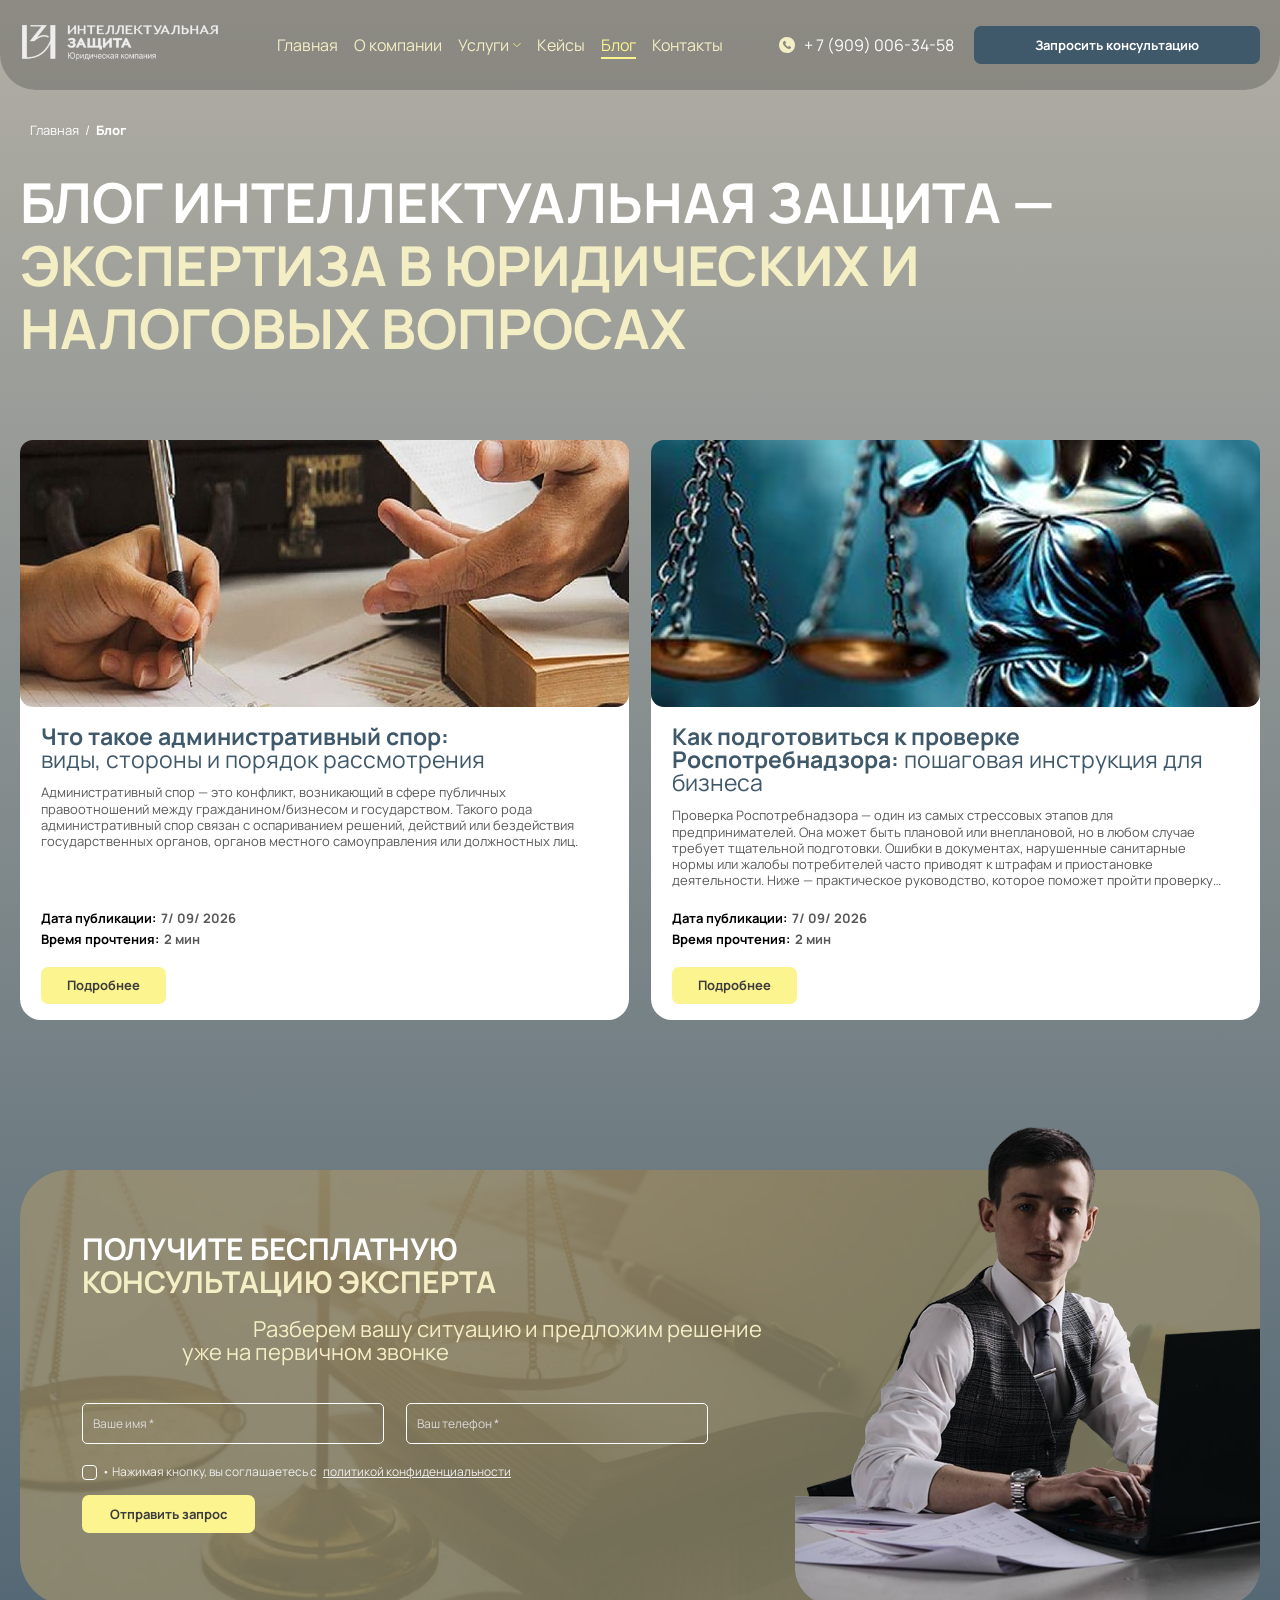
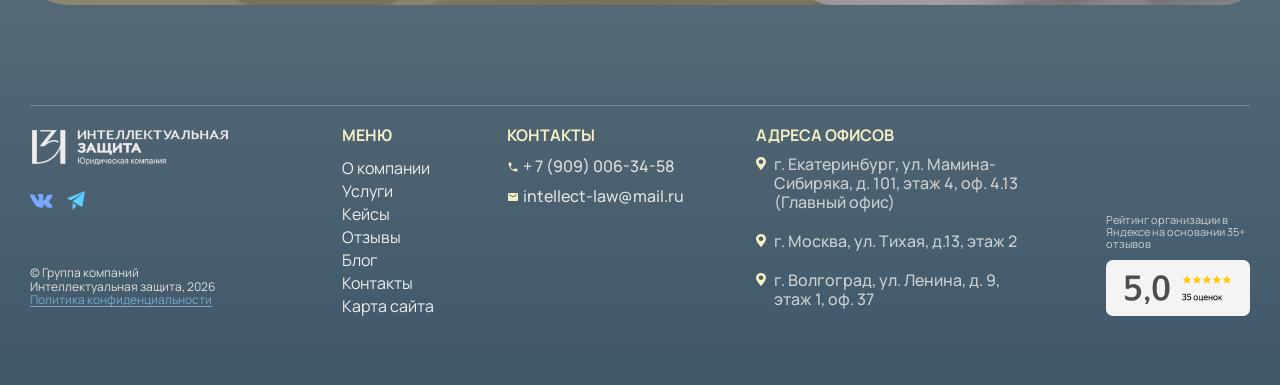
<file: blog.html>
<!DOCTYPE html>
<html lang="ru">
<head>
	<meta charset="UTF-8">
	<meta name="viewport" content="width=device-width, initial-scale=1, maximum-scale=1, user-scalable=no">
	<link rel="preconnect" href="https://fonts.googleapis.com">
	<link rel="preconnect" href="https://fonts.gstatic.com" crossorigin>
	<link href="https://fonts.googleapis.com/css2?family=Manrope:wght@200..800&display=swap" rel="stylesheet">

	<link rel="stylesheet" href="css/styles.css">
	<link rel="stylesheet" href="css/media.css">
	<link rel="stylesheet" type="text/css" href="css/slick-theme.css"/>
    <link rel="stylesheet" type="text/css" href="css/slick.css"/>
    <link rel="stylesheet" href="https://cdn.jsdelivr.net/npm/@fancyapps/ui/dist/fancybox.css" />

	<title>ИНТЕЛЛЕКТУАЛЬНАЯ ЗАЩИТА / БЛОГ</title>
</head>
<body>
	<div class="wrapper ">
		<header class="header">
			<div class="full_container">
				<div class="main__container">
					<div class="header_content">
						<a href="index.html" class="header_content_logo">
							<img src="img/header_content_logo.svg" alt="">
						</a>
						<nav class="header_content_navmenu">
							<ul class="header_content_navmenu_list">
								<li class="header_content_navmenu_list_item">
									<a href="index.html">
										Главная
									</a>
								</li>
								<li class="header_content_navmenu_list_item">
									<a href="about.html">
										О компании
									</a>
								</li>
								<li class="header_content_navmenu_list_item">
									<a href="services.html">
										<p>Услуги</p>
										<img src="img/header_content_navmenu_list_item_arrow.svg" alt="">
									</a>
									<div class="dropdown">
										<div class="dropdown_container">
											<div class="dropdown-column">
									          <a href="service_pravootnosheniya_s_gosorganami.html">Правоотношения с гос. органами</a>
									          <a href="#">Правоотношения с контрагентами</a>
									          <a href="#">Информационная безопасность</a>
									          <a href="#">Персональные данные</a>
									          <a href="#">Рекламное право</a>
									          <a href="#">Охрана труда</a>
									          <a href="#">Претензионная работа</a>
								       		</div>

									        <div class="dropdown-column">
									          <a href="#">Налоговое право</a>
									          <a href="#">Интеллектуальная собственность</a>
									          <a href="#">Личные вопросы собственников</a>
									          <a href="#">Бухгалтерия и аудит</a>
									          <a href="#">Международное налогообложение</a>
									        </div>
										</div>
								    </div>
								</li>
								<li class="header_content_navmenu_list_item">
									<a href="cases.html">
										Кейсы
									</a>
								</li>
								<li class="header_content_navmenu_list_item current_tab">
									<a href="blog.html">
										Блог
									</a>
								</li>
								<li class="header_content_navmenu_list_item">
									<a href="contacts.html">
										Контакты
									</a>
								</li>
							</ul>
						</nav>
						<div class="header_content_rightpart">
							 <a class="header_content_phone" href="tel:+79090063458">
								<img src="img/header_content_phone.svg" alt="">
								<p>+ 7 (909) 006-34-58</p>
							</a>
							<a class="header_content_getsoncult order_btn" href="#">
								Запросить консультацию
							</a>
							<button class="header_content_burger" id="hamb"> 
								<span></span>
								<span></span>
								<span></span>
							</button>
						</div>
					</div>
				</div>
			</div>
		</header>

		<div class="popup" id="popup">
			<div class="batmenu" id="batmenu">
				<div class="main__container main__container-popup">
					<div class="close_popup" id="close_popup">
			    	</div>  
			    	<div class="burger_content">
			    		<div class="burger_content_container">
			    			<div class="burger_content_list">
				    			<nav>
					    			<ul class="burger_content_list_items">
					    				
					    				<li class="burger_content_list_item">
					    					<a href="index.html">
					    						Главная
					    					</a>
					    				</li>
					    				<li class="burger_content_list_item">
					    					<a href="about.html">
					    						О компании
					    					</a>
					    				</li>
					    				<li class="burger_content_list_item">
					    					<a href="services.html">
					    						Услуги
					    					</a>
					    					<div class="burger_content_list_item_catalog">
					    						<a href="service_pravootnosheniya_s_gosorganami.html">
					    							Правоотношения с гос. органами
					    						</a>
					    						<a href="#">
					    							Правоотношения с контрагентами
					    						</a>
					    						<a href="#">
					    							Информационная безопасность
					    						</a>
					    						<a href="#">
					    							Персональные данные
					    						</a>
					    						<a href="#">
					    							Рекламное право
					    						</a>
					    						<a href="#">
					    							Охрана труда
					    						</a>
					    						<a href="#">
					    							Претензионная работа
					    						</a>
					    						<a href="#">
					    							Налоговое право
					    						</a>
					    						<a href="#">
					    							Интеллектуальная собственность
					    						</a>
					    						<a href="#">
					    							Личные вопросы собственников
					    						</a>
					    						<a href="#">
					    							Бухгалтерия и аудит
					    						</a>
					    						<a href="#">
					    							Международное налогообложение
					    						</a>
					    					</div>
					    				</li>
					    				<li class="burger_content_list_item">
					    					<a href="cases.html">
					    						Кейсы
					    					</a>
					    				</li>
					    				<li class="burger_content_list_item">
					    					<a href="blog.html">
					    						Блог
					    					</a>
					    				</li>
					    				<li class="burger_content_list_item">
					    					<a href="contacts.html">
					    						Контакты
					    					</a>
					    				</li>
					    			</ul>
				    			</nav>
			    			</div>
				    		<div class="burger_content_buttons">
				    			<a class="header_content_phone" href="tel:+79090063458">
									<img src="img/header_content_phone.svg" alt="">
									<p>+ 7 (909) 006-34-58</p>
								</a>
								<a class="header_content_getsoncult order_btn" href="#">
									Запросить консультацию
								</a>
				    		</div>
			    		</div>
			    	</div>    
				</div>
			</div>
		</div>

		<div class="breadcrumbs">
			<a href="index.html">
				Главная
			</a>
			<p>/</p>
			<a href="blog.html">
				Блог
			</a>
		</div>

		<section class="firstsec_blog">
			<div class="full_container">
				<div class="main__container">
					<div class="firstsec_blog_content">
						<div class="firstsec_blog_content_header">
							<div class="firstsec_blog_content_header_fix">
								<h1 class="upper">Блог Интеллектуальная защита —</h1>
								<b class="upper">экспертиза в юридических и налоговых вопросах</b>
							</div>
						</div>
						<div class="firstsec_blog_content_list">
							<div class="firstsec_blog_content_list_item">
								<img src="img/firstsec_blog_content_list_item_1.png" alt="">
								<div class="firstsec_blog_content_list_item_main">
									<div class="firstsec_blog_content_list_item_container">
										<h4><b>Что такое административный спор: <br></b>
											виды, стороны и порядок рассмотрения
										</h4>
										<p>Административный спор — это конфликт, возникающий в сфере публичных правоотношений между гражданином/бизнесом и государством. Такого рода административный спор связан с оспариванием решений, действий или бездействия государственных органов, органов местного самоуправления или должностных лиц.</p>
									</div>
									<div class="firstsec_blog_content_list_item_info">
										<div class="firstsec_blog_content_list_item_info_item">
											<b>Дата публикации:</b>
											<p>7/ 09/ 2026</p>
										</div>
										<div class="firstsec_blog_content_list_item_info_item">
											<b>Время прочтения:</b>
											<p>2 мин  </p>
										</div>
										<a class="firstsec_blog_content_list_item_btn" href="blog_item.html">
											Подробнее
										</a>
									</div>
								</div>
							</div>
							<div class="firstsec_blog_content_list_item">
								<img src="img/firstsec_blog_content_list_item_2.png" alt="">
								<div class="firstsec_blog_content_list_item_main">
									<div class="firstsec_blog_content_list_item_container">
										<h4><b>Как подготовиться к проверке Роспотребнадзора: </b>
											пошаговая инструкция для бизнеса
										</h4>
										<p>Проверка Роспотребнадзора — один из самых стрессовых этапов для предпринимателей. Она может быть плановой или внеплановой, но в любом случае требует тщательной подготовки. Ошибки в документах, нарушенные санитарные нормы или жалобы потребителей часто приводят к штрафам и приостановке деятельности. Ниже — практическое руководство, которое поможет пройти проверку Роспотребнадзора с минимальными рисками.</p>
									</div>
									<div class="firstsec_blog_content_list_item_info">
										<div class="firstsec_blog_content_list_item_info_item">
											<b>Дата публикации:</b>
											<p>7/ 09/ 2026</p>
										</div>
										<div class="firstsec_blog_content_list_item_info_item">
											<b>Время прочтения:</b>
											<p>2 мин  </p>
										</div>
										<a class="firstsec_blog_content_list_item_btn" href="blog_item_2.html">
											Подробнее
										</a>
									</div>
								</div>
							</div>


						</div>
					</div>
				</div>
			</div>
		</section>

		<section class="consultsec_mainpage">
			<div class="full_container">
				<div class="main__container">
					<div class="consultsec_mainpage_content">
						<div class="consultsec_mainpage_content_header">
							<div class="consultsec_mainpage_content_header_fix">
								<h2 class="upper">Получите бесплатную</h2>
								<b class="upper">консультацию эксперта</b>
							</div>
							<div class="consultsec_mainpage_content_header_title">
								<p>Разберем вашу ситуацию и предложим решение</p>
								<p>уже на первичном звонке</p>
							</div>
						</div>
						<div class="consultsec_mainpage_content_form_container">
							<form class="consultsec_mainpage_content_form" action="#">
								<div class="consultsec_mainpage_content_form_inputs">
									<input type="text" name="" id="" placeholder="Ваше имя *" required="required" data-name-input>
									<input type="text" name="" id="" placeholder="Ваш телефон *" required="required" data-tel-input>
								</div>
								<label class="custom_checkbox">
								  	<input type="checkbox" required>
								  	<span class="checkmark"></span>
								  		<div class="checkbox_title">
											<p>• Нажимая кнопку, вы соглашаетесь с </p>
											<a href="#"> политикой конфиденциальности</a>
										</div>
								</label>
								<button class="consultsec_mainpage_content_form_btn" type="submit">
									Отправить запрос
								</button>
							</form>
						</div>
						<img class="consultsec_mainpage_urist" src="img/consultsec_mainpage_urist.png" alt="">
					</div>
				</div>
			</div>
		</section>



		<footer>
			<div class="full_container">
				<div class="main__container">
					<div class="footer_content">
						<div class="footer_content_info">
							<div class="footer_content_info_container">
								<a href="index.html">
									<img src="img/footer_content_logo.svg" alt="">
								</a>
								<div class="footer_content_item_messengers">
									<a href="#">
										<img src="img/vk.svg" alt="">
									</a>
									<a href="#">
										<img src="img/tg.svg" alt="">
									</a>
								</div>
							</div>
							<div class="footer_content_item_copyrights">
								<p>© Группа компаний Интеллектуальная защита, 2026</p>
								<a href="politics.html">
									Политика конфиденциальности
								</a>
							</div>
						</div>
						<div class="footer_content_menu">
							<h4>Меню</h4>
							<a href="about.html">
								О компании
							</a>
							<a href="services.html">
								Услуги
							</a>
							<a href="cases.html">
								Кейсы
							</a>
							<a href="reviews.html">
								Отзывы
							</a>
							<a href="blog.html">
								Блог
							</a>
							<a href="contacts.html">
								Контакты
							</a>
							<a href="map.html">
								Карта сайта
							</a>
						</div>
						<div class="footer_content_contacts">
							<h4>Контакты</h4>
							<a href="tel:+79090063458">
								<img src="img/footer_phone.svg" alt="">
								<p>+ 7 (909) 006-34-58</p>
							</a>
							<a href="mailto:intellect-law@mail.ru">
								<img src="img/footer_mail.svg" alt="">
								<p>intellect-law@mail.ru</p>
							</a>
						</div>
						<div class="footer_content_location">
							<h4>Адреса офисов</h4>
							<div class="footer_content_location_item">
								<img src="img/location.svg" alt="">
								<p>г. Екатеринбург, ул. Мамина-Сибиряка, д. 101, этаж 4, оф. 4.13 (Главный офис)</p>
							</div>
							<div class="footer_content_location_item">
								<img src="img/location.svg" alt="">
								<p>г. Москва, ул. Тихая, д.13, этаж 2</p>
							</div>
							<div class="footer_content_location_item">
								<img src="img/location.svg" alt="">
								<p>г. Волгоград, ул. Ленина, д. 9, этаж 1, оф. 37 </p>
							</div>
						</div>
						<a href="https://yandex.ru/maps/org/intellektualnaya_zashchita/63317555498/reviews/?ll=60.617085%2C56.844417&z=16" class="footer_content_rating">
							<p>Рейтинг организации в Яндексе на основании 35+ отзывов</p>
							<img src="img/yandex_info.svg" alt="">
						</a>
					</div>
				</div>
			</div>
		</footer>
	</div>

		<div class="modal-overlay" id="modalOverlay">
			<button class="close_btn_modal" id="closeBtn_modal" aria-label="Закрыть">
				<svg role="presentation" class="t-popup__close-icon" width="23px" height="23px" viewBox="0 0 23 23" version="1.1" xmlns="http://www.w3.org/2000/svg" xmlns:xlink="http://www.w3.org/1999/xlink"> <g stroke="none" stroke-width="1" fill="#ffffff" fill-rule="evenodd"> <rect transform="translate(11.313708, 11.313708) rotate(-45.000000) translate(-11.313708, -11.313708) " x="10.3137085" y="-3.6862915" width="2" height="30"></rect> <rect transform="translate(11.313708, 11.313708) rotate(-315.000000) translate(-11.313708, -11.313708) " x="10.3137085" y="-3.6862915" width="2" height="30"></rect> </g> </svg>
			</button>
			<div class="modal_order" id="modal_order">
				<div class="modal_content">
					<div class="modal_content_container">
						<h2 class="upper">Поможем разобраться в вашей ситуации</h2>
						<b>Мы изучим вашу ситуацию, предложим стратегию и ответим на ваши вопросы</b>
						<form class="modal_order_form" action="#">
							<input type="text" name="" id="" placeholder="Ваше имя *" required="required" data-name-input>
							<input type="text" name="" id="" placeholder="Ваш телефон *" required="required" data-tel-input>
							<label class="custom_checkbox custom_checkbox_modal_order">
								<input type="checkbox" required>
								<span class="checkmark"></span>
								<div class="checkbox__modal_title">
									<p>Нажимая кнопку, вы соглашаетесь с </p>
									<a href="#">политикой конфиденциальности</a>
								</div>
								
								
							</label>
							<button class="modal_order_form_btn" type="submit">
								Отправить заявку
							</button>
						</form>
					</div>
						
				</div>

			</div>
		</div>

		<div class="modal-overlay2" id="modalOverlay2">
			<button class="close_btn_modal2" id="closeBtn_modal2" aria-label="Закрыть">
				<svg role="presentation" class="t-popup__close-icon" width="23px" height="23px" viewBox="0 0 23 23" version="1.1" xmlns="http://www.w3.org/2000/svg" xmlns:xlink="http://www.w3.org/1999/xlink"> <g stroke="none" stroke-width="1" fill="#ffffff" fill-rule="evenodd"> <rect transform="translate(11.313708, 11.313708) rotate(-45.000000) translate(-11.313708, -11.313708) " x="10.3137085" y="-3.6862915" width="2" height="30"></rect> <rect transform="translate(11.313708, 11.313708) rotate(-315.000000) translate(-11.313708, -11.313708) " x="10.3137085" y="-3.6862915" width="2" height="30"></rect> </g> </svg>
			</button>
			<div class="modal_info" id="modal_info">
				<div class="modal_info_content">
					<div class="modal_info_container">
						<h2>Отмена выездной проверки НДС <br> для стройкомпании с оборотом 300 млн. руб</h2>
						<div class="modal_info_container_table">
							<div class="modal_info_container_table_item">
								<h3>Сфера деятельности:</h3>
								<p>оптовая и розничная торговля стройматериалами</p>
							</div>
							<div class="modal_info_container_table_item">
								<h3>Годовой оборот группы компаний:</h3>
								<p>свыше 300 млн рублей</p>
							</div>
							<div class="modal_info_container_table_item">
								<h3>Дано:</h3>
								<p>Собственник группы компаний обратился в связи с наступлением предпроверочного анализа в отношении его головной компании и побуждением к уточнению налоговых обязательств. Сумма риска – свыше 40 млн руб.</p>
							</div>
							<div class="modal_info_container_table_item">
								<h3>Причины налоговой проверки:</h3>
								<p>Выявление налоговой инспекцией контрагентов, имеющих признаки «сомнительных». На момент вступления в налоговый спор – компания утверждена в план выездных налоговых проверок.</p>
							</div>
						</div>
						<a class="modal_info_btn" type="submit">
							Подробнее
						</a>
					</div>
						
				</div>

			</div>
		</div>

		<script src="js/jquery-3.6.2.min.js"></script>
	 	<script src="js/slick.js"></script>
		<script src="js/slick.min.js"></script>
		<script src="js/main.js"></script> 
	</div>
</body>
</html>
</file>
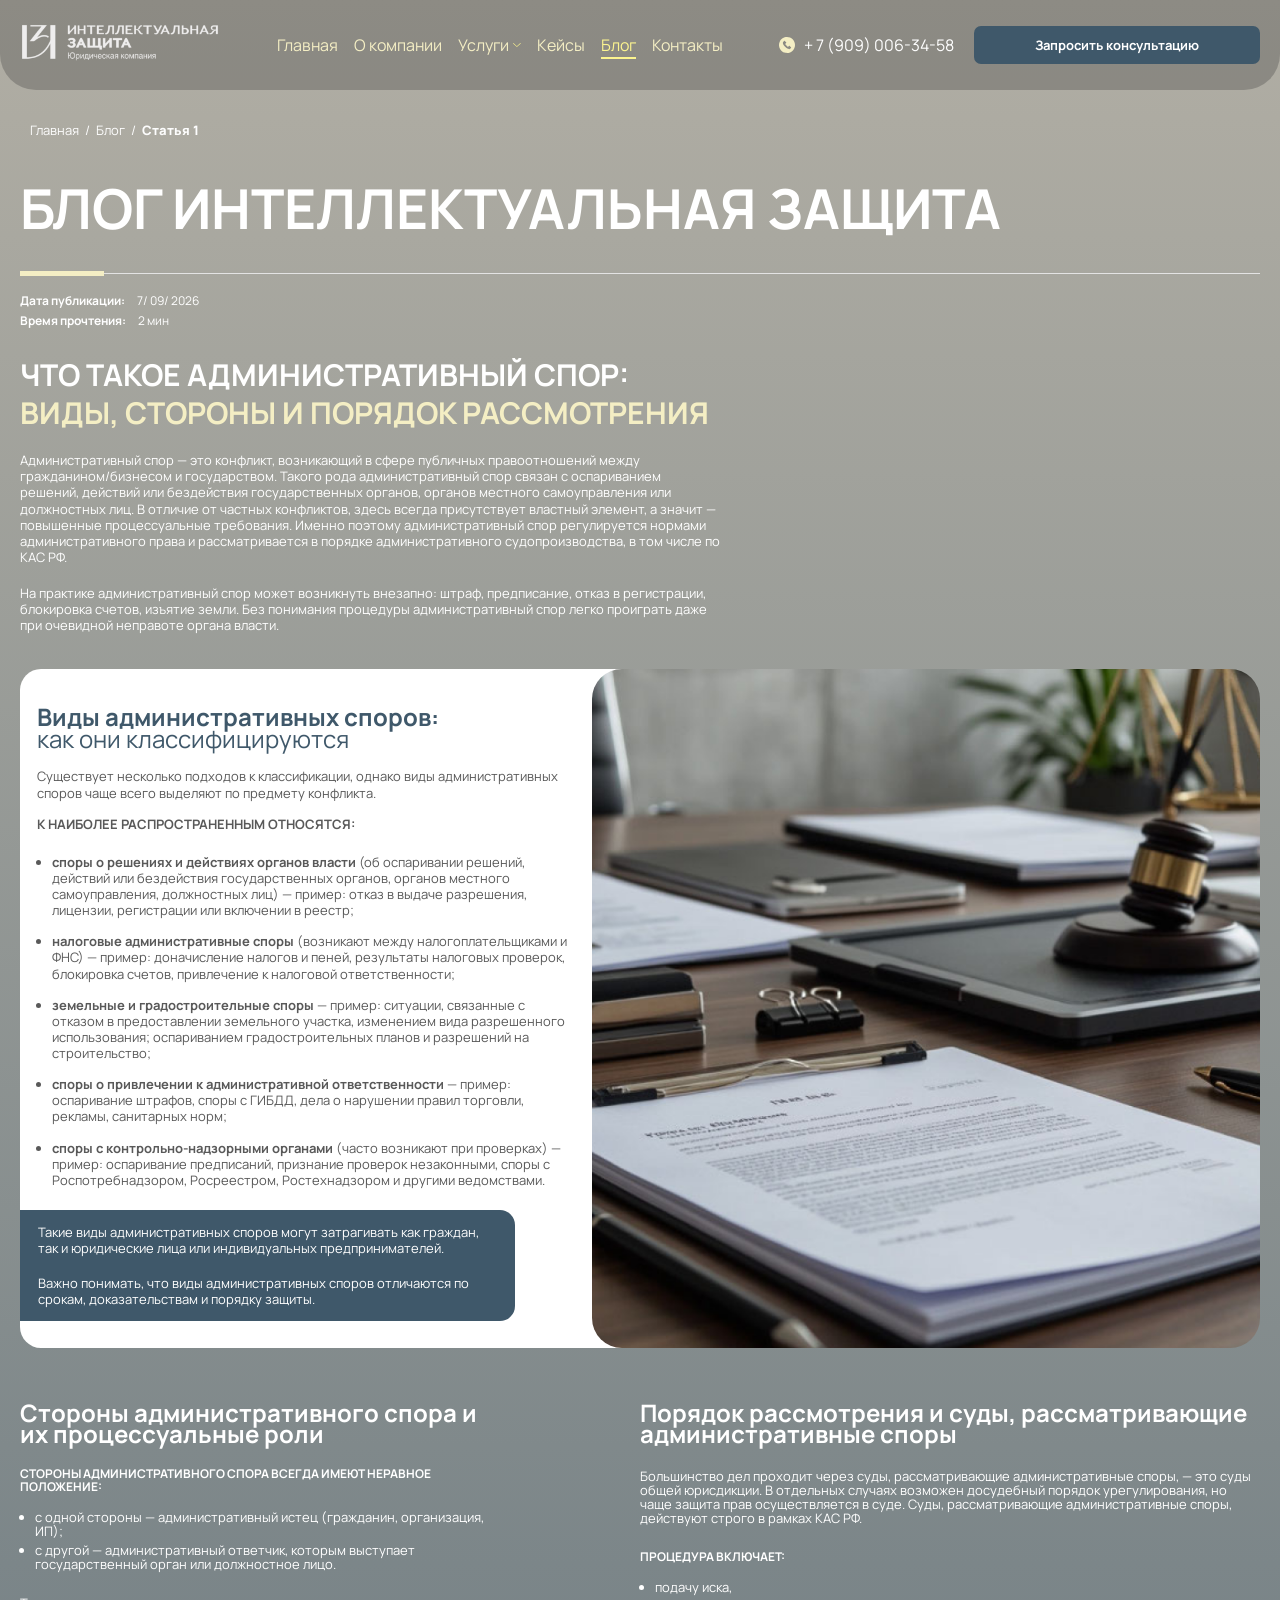
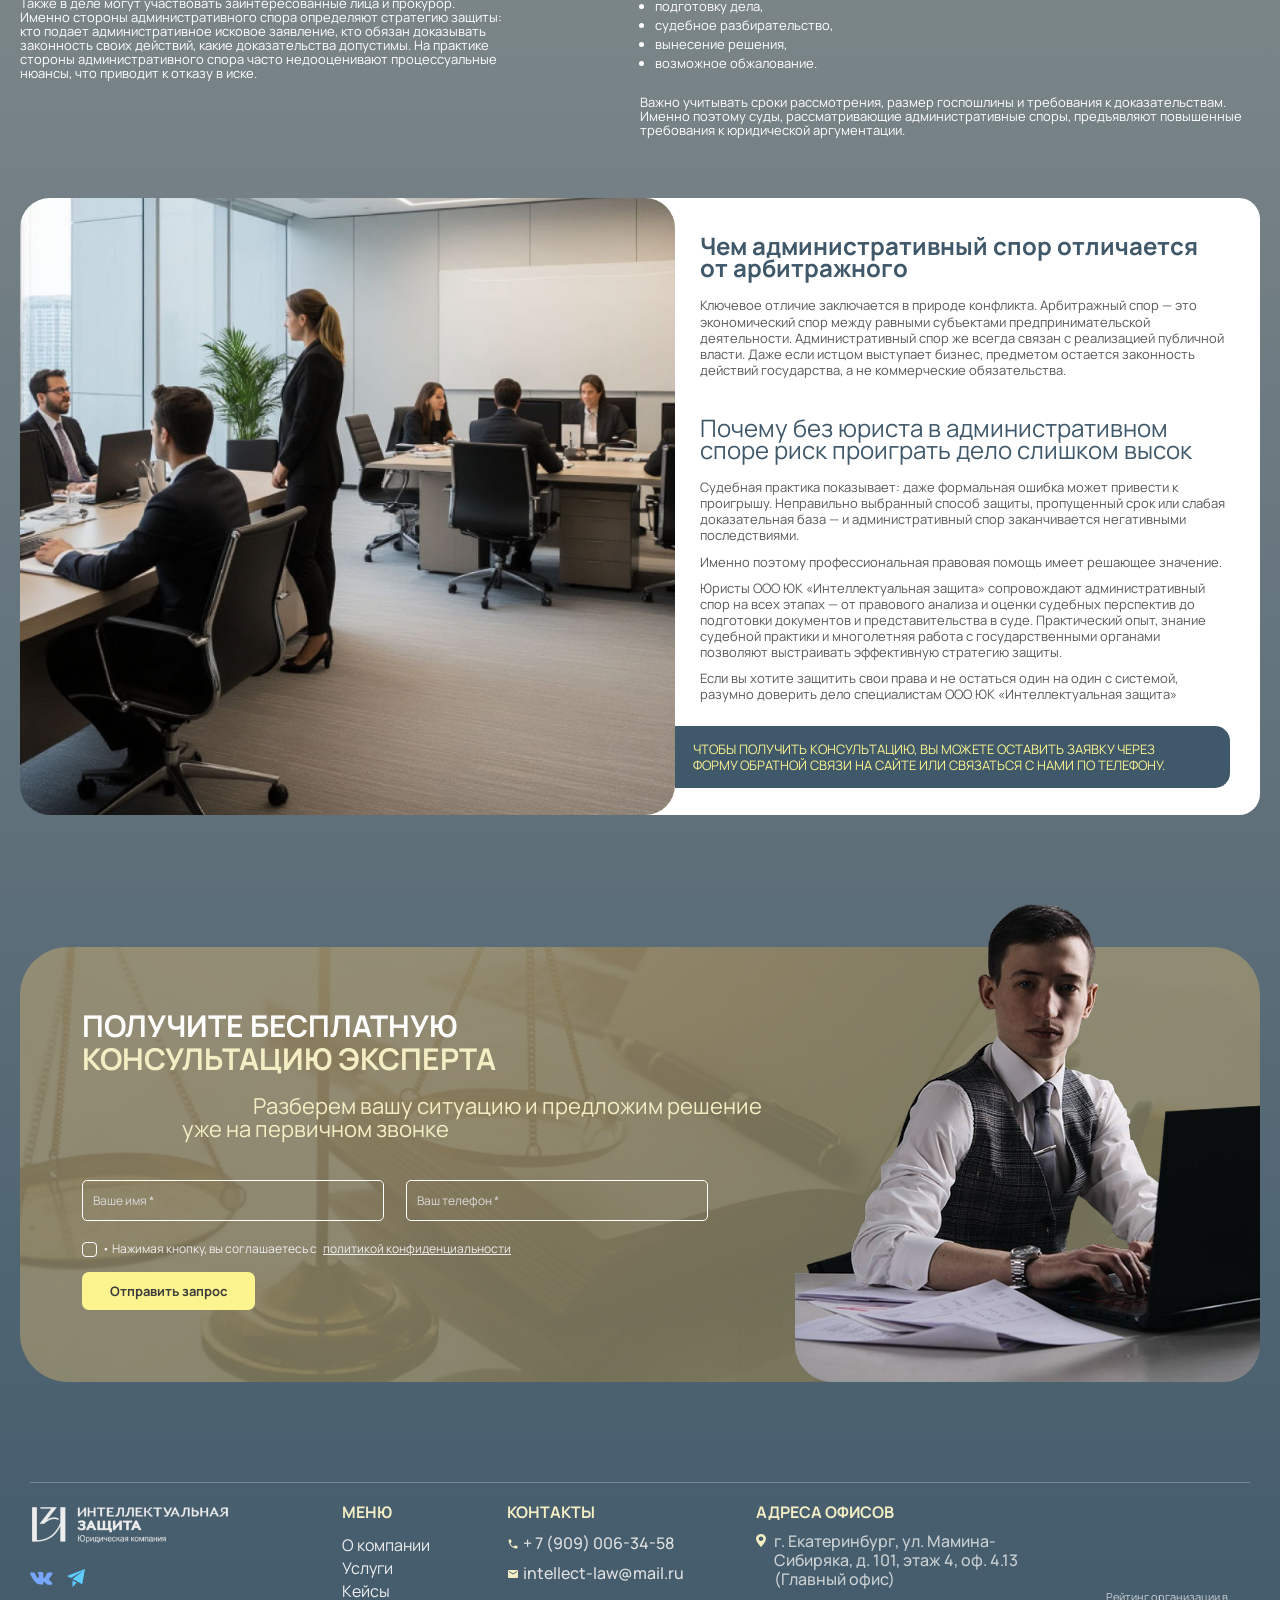
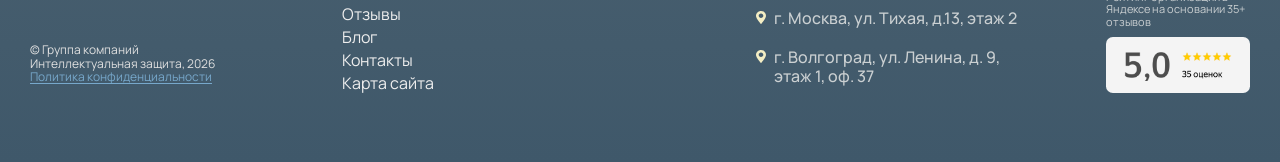
<file: blog_item.html>
<!DOCTYPE html>
<html lang="ru">
<head>
	<meta charset="UTF-8">
	<meta name="viewport" content="width=device-width, initial-scale=1, maximum-scale=1, user-scalable=no">
	<link rel="preconnect" href="https://fonts.googleapis.com">
	<link rel="preconnect" href="https://fonts.gstatic.com" crossorigin>
	<link href="https://fonts.googleapis.com/css2?family=Manrope:wght@200..800&display=swap" rel="stylesheet">

	<link rel="stylesheet" href="css/styles.css">
	<link rel="stylesheet" href="css/media.css">
	<link rel="stylesheet" type="text/css" href="css/slick-theme.css"/>
    <link rel="stylesheet" type="text/css" href="css/slick.css"/>
    <link rel="stylesheet" href="https://cdn.jsdelivr.net/npm/@fancyapps/ui/dist/fancybox.css" />

	<title>ИНТЕЛЛЕКТУАЛЬНАЯ ЗАЩИТА / БЛОГ</title>
</head>
<body>
	<div class="wrapper ">
		<header class="header">
			<div class="full_container">
				<div class="main__container">
					<div class="header_content">
						<a href="index.html" class="header_content_logo">
							<img src="img/header_content_logo.svg" alt="">
						</a>
						<nav class="header_content_navmenu">
							<ul class="header_content_navmenu_list">
								<li class="header_content_navmenu_list_item">
									<a href="index.html">
										Главная
									</a>
								</li>
								<li class="header_content_navmenu_list_item">
									<a href="about.html">
										О компании
									</a>
								</li>
								<li class="header_content_navmenu_list_item">
									<a href="services.html">
										<p>Услуги</p>
										<img src="img/header_content_navmenu_list_item_arrow.svg" alt="">
									</a>
									<div class="dropdown">
										<div class="dropdown_container">
											<div class="dropdown-column">
									          <a href="service_pravootnosheniya_s_gosorganami.html">Правоотношения с гос. органами</a>
									          <a href="#">Правоотношения с контрагентами</a>
									          <a href="#">Информационная безопасность</a>
									          <a href="#">Персональные данные</a>
									          <a href="#">Рекламное право</a>
									          <a href="#">Охрана труда</a>
									          <a href="#">Претензионная работа</a>
								       		</div>

									        <div class="dropdown-column">
									          <a href="#">Налоговое право</a>
									          <a href="#">Интеллектуальная собственность</a>
									          <a href="#">Личные вопросы собственников</a>
									          <a href="#">Бухгалтерия и аудит</a>
									          <a href="#">Международное налогообложение</a>
									        </div>
										</div>
								    </div>
								</li>
								<li class="header_content_navmenu_list_item">
									<a href="cases.html">
										Кейсы
									</a>
								</li>
								<li class="header_content_navmenu_list_item current_tab">
									<a href="blog.html">
										Блог
									</a>
								</li>
								<li class="header_content_navmenu_list_item">
									<a href="contacts.html">
										Контакты
									</a>
								</li>
							</ul>
						</nav>
						<div class="header_content_rightpart">
							 <a class="header_content_phone" href="tel:+79090063458">
								<img src="img/header_content_phone.svg" alt="">
								<p>+ 7 (909) 006-34-58</p>
							</a>
							<a class="header_content_getsoncult order_btn" href="#">
								Запросить консультацию
							</a>
							<button class="header_content_burger" id="hamb"> 
								<span></span>
								<span></span>
								<span></span>
							</button>
						</div>
					</div>
				</div>
			</div>
		</header>

		<div class="popup" id="popup">
			<div class="batmenu" id="batmenu">
				<div class="main__container main__container-popup">
					<div class="close_popup" id="close_popup">
			    	</div>  
			    	<div class="burger_content">
			    		<div class="burger_content_container">
			    			<div class="burger_content_list">
				    			<nav>
					    			<ul class="burger_content_list_items">
					    				
					    				<li class="burger_content_list_item">
					    					<a href="index.html">
					    						Главная
					    					</a>
					    				</li>
					    				<li class="burger_content_list_item">
					    					<a href="about.html">
					    						О компании
					    					</a>
					    				</li>
					    				<li class="burger_content_list_item">
					    					<a href="services.html">
					    						Услуги
					    					</a>
					    					<div class="burger_content_list_item_catalog">
					    						<a href="service_pravootnosheniya_s_gosorganami.html">
					    							Правоотношения с гос. органами
					    						</a>
					    						<a href="#">
					    							Правоотношения с контрагентами
					    						</a>
					    						<a href="#">
					    							Информационная безопасность
					    						</a>
					    						<a href="#">
					    							Персональные данные
					    						</a>
					    						<a href="#">
					    							Рекламное право
					    						</a>
					    						<a href="#">
					    							Охрана труда
					    						</a>
					    						<a href="#">
					    							Претензионная работа
					    						</a>
					    						<a href="#">
					    							Налоговое право
					    						</a>
					    						<a href="#">
					    							Интеллектуальная собственность
					    						</a>
					    						<a href="#">
					    							Личные вопросы собственников
					    						</a>
					    						<a href="#">
					    							Бухгалтерия и аудит
					    						</a>
					    						<a href="#">
					    							Международное налогообложение
					    						</a>
					    					</div>
					    				</li>
					    				<li class="burger_content_list_item">
					    					<a href="cases.html">
					    						Кейсы
					    					</a>
					    				</li>
					    				<li class="burger_content_list_item">
					    					<a href="blog.html">
					    						Блог
					    					</a>
					    				</li>
					    				<li class="burger_content_list_item">
					    					<a href="contacts.html">
					    						Контакты
					    					</a>
					    				</li>
					    			</ul>
				    			</nav>
			    			</div>
				    		<div class="burger_content_buttons">
				    			<a class="header_content_phone" href="tel:+79090063458">
									<img src="img/header_content_phone.svg" alt="">
									<p>+ 7 (909) 006-34-58</p>
								</a>
								<a class="header_content_getsoncult order_btn" href="#">
									Запросить консультацию
								</a>
				    		</div>
			    		</div>
			    	</div>    
				</div>
			</div>
		</div>

		<div class="breadcrumbs">
			<a href="index.html">
				Главная
			</a>
			<p>/</p>
			<a href="blog.html">
				Блог
			</a>
			<p>/</p>
			<a href="blog.html">
				Статья 1
			</a>
		</div>

		<section class="firstsec_blog_item">
			<div class="full_container">
				<div class="main__container">
					<div class="firstsec_blog_item_content">
						<div class="firstsec_blog_item_content_header">
							<div class="firstsec_blog_item_content_header_fix">
								<h1 class="upper">Блог Интеллектуальная защита</h1>
								<div class="firstsec_blog_item_content_header_line">
									<div class="firstsec_blog_item_content_header_line_candle">
										
									</div>
									<div class="firstsec_blog_item_content_header_line_vector">
										
									</div>
								</div>
							</div>
						</div>
						<div class="firstsec_blog_item_content_main">
							<div class="firstsec_blog_item_content_main_date">
								<div class="firstsec_blog_item_content_main_date_item">
									<b>Дата публикации:</b>
									<p>7/ 09/ 2026</p>
								</div>
								<div class="firstsec_blog_item_content_main_date_item">
									<b>Время прочтения:</b>
									<p>2 мин</p>
								</div>
							</div>
							<div class="firstsec_blog_item_content_main_header">
								<h2 class="upper">Что такое административный спор:</h2>
								<b class="upper">виды, стороны и порядок рассмотрения</b>
							</div>
							<div class="firstsec_blog_item_content_main_title">
								<p>Административный спор — это конфликт, возникающий в сфере публичных правоотношений между гражданином/бизнесом и государством. Такого рода административный спор связан с оспариванием решений, действий или бездействия государственных органов, органов местного самоуправления или должностных лиц. В отличие от частных конфликтов, здесь всегда присутствует властный элемент, а значит — повышенные процессуальные требования. Именно поэтому административный спор регулируется нормами административного права и рассматривается в порядке административного судопроизводства, в том числе по КАС РФ.</p>
								<p>На практике административный спор может возникнуть внезапно: штраф, предписание, отказ в регистрации, блокировка счетов, изъятие земли. Без понимания процедуры административный спор легко проиграть даже при очевидной неправоте органа власти.</p>
							</div>
							<div class="firstsec_blog_item_content_main_card">
								<div class="firstsec_blog_item_content_main_card_title">
									<h3>Виды административных споров: </h3>
									<h4>как они классифицируются</h4>
									<p>Существует несколько подходов к классификации, однако виды административных споров чаще всего выделяют по предмету конфликта.</p>
									<b class="upper">К наиболее распространенным относятся:</b>
									<ul>
										<li>
											<strong>споры о решениях и действиях органов власти</strong> (об оспаривании решений, действий или бездействия государственных органов, органов местного самоуправления, должностных лиц) — пример: отказ в выдаче разрешения, лицензии, регистрации или включении в реестр;
										</li>
										<li>
											<strong>налоговые административные споры</strong> (возникают между налогоплательщиками и ФНС) — пример: доначисление налогов и пеней, результаты налоговых проверок, блокировка счетов, привлечение к налоговой ответственности;
										</li>
										<li>
											<strong>земельные и градостроительные споры</strong> — пример: ситуации, связанные с отказом в предоставлении земельного участка, изменением вида разрешенного использования; оспариванием градостроительных планов и разрешений на строительство;
										</li>
										<li>
											<strong>споры о привлечении к административной ответственности</strong> — пример: оспаривание штрафов, споры с ГИБДД, дела о нарушении правил торговли, рекламы, санитарных норм;
										</li>
										<li>
											<strong>споры с контрольно-надзорными органами</strong> (часто возникают при проверках) — пример: оспаривание предписаний, признание проверок незаконными, споры с Роспотребнадзором, Росреестром, Ростехнадзором и другими ведомствами.
										</li>
									</ul>
									<div class="firstsec_blog_item_content_main_card_warning">
										<p>Такие виды административных споров могут затрагивать как граждан, так и юридические лица или индивидуальных предпринимателей. </p>
										<p>Важно понимать, что виды административных споров отличаются по срокам, доказательствам и порядку защиты.</p>
									</div>
								</div>
								<div class="firstsec_blog_item_content_main_card_image_container">
									<img src="img/firstsec_blog_item_content_main_card_image_1.png" alt="">
								</div>
							</div>
							<div class="firstsec_blog_item_content_main_info">
								<div class="firstsec_blog_item_content_main_info_item">
									<h3>Стороны административного спора и их процессуальные роли</h3>
									<b class="upper">Стороны административного спора всегда имеют неравное положение:</b>
									<ul>
										<li>
											с одной стороны — административный истец (гражданин, организация, ИП);	
										</li>
										<li>
											с другой — административный ответчик, которым выступает государственный орган или должностное лицо.
										</li>
									</ul>
									<p>Также в деле могут участвовать заинтересованные лица и прокурор. Именно стороны административного спора определяют стратегию защиты: кто подает административное исковое заявление, кто обязан доказывать законность своих действий, какие доказательства допустимы. На практике стороны административного спора часто недооценивают процессуальные нюансы, что приводит к отказу в иске.
									</p>
								</div>
								<div class="firstsec_blog_item_content_main_info_item">
									<h3>Порядок рассмотрения и суды, рассматривающие административные споры</h3>
									<p>Большинство дел проходит через суды, рассматривающие административные споры, — это суды общей юрисдикции. В отдельных случаях возможен досудебный порядок урегулирования, но чаще защита прав осуществляется в суде. Суды, рассматривающие административные споры, действуют строго в рамках КАС РФ.</p>
									<b class="upper">Процедура включает:</b>
									<ul>
										<li>
											подачу иска,
										</li>
										<li>
											подготовку дела,
										</li>
										<li>
											судебное разбирательство,
										</li>
										<li>
											вынесение решения,
										</li>
										<li>
											возможное обжалование.
										</li>
									</ul>
									<p>Важно учитывать сроки рассмотрения, размер госпошлины и требования к доказательствам. Именно поэтому суды, рассматривающие административные споры, предъявляют повышенные требования к юридической аргументации.</p>
								</div>
							</div>
							<div class="firstsec_blog_item_content_main_card firstsec_blog_item_content_main_card_revert">
								<div class="firstsec_blog_item_content_main_card_title">
									<h3>Чем административный спор отличается от арбитражного</h3>
									<h4></h4>
									<p>Ключевое отличие заключается в природе конфликта. Арбитражный спор — это экономический спор между равными субъектами предпринимательской деятельности. Административный спор же всегда связан с реализацией публичной власти. Даже если истцом выступает бизнес, предметом остается законность действий государства, а не коммерческие обязательства.</p>
									<h4>Почему без юриста в административном споре риск проиграть дело слишком высок</h4>
									<p>Судебная практика показывает: даже формальная ошибка может привести к проигрышу. Неправильно выбранный способ защиты, пропущенный срок или слабая доказательная база — и административный спор заканчивается негативными последствиями.</p>
									<p>Именно поэтому профессиональная правовая помощь имеет решающее значение.</p>
									<p>Юристы ООО ЮК «Интеллектуальная защита» сопровождают административный спор на всех этапах — от правового анализа и оценки судебных перспектив до подготовки документов и представительства в суде. Практический опыт, знание судебной практики и многолетняя работа с государственными органами позволяют выстраивать эффективную стратегию защиты.</p>
									<p>Если вы хотите защитить свои права и не остаться один на один с системой, разумно доверить дело специалистам ООО ЮК «Интеллектуальная защита»</p>
									
									<div class="firstsec_blog_item_content_main_card_warning firstsec_blog_item_content_main_card_warning_bold">
										<p>Чтобы получить консультацию, вы можете оставить заявку через форму обратной связи на сайте или связаться с нами по телефону.</p>
									</div>
								</div>
								<div class="firstsec_blog_item_content_main_card_image_container">
									<img src="img/firstsec_blog_item_content_main_card_image_2.png" alt="">
								</div>
							</div>
						</div>
					</div>
				</div>
			</div>
		</section>

		<section class="consultsec_mainpage">
			<div class="full_container">
				<div class="main__container">
					<div class="consultsec_mainpage_content">
						<div class="consultsec_mainpage_content_header">
							<div class="consultsec_mainpage_content_header_fix">
								<h2 class="upper">Получите бесплатную</h2>
								<b class="upper">консультацию эксперта</b>
							</div>
							<div class="consultsec_mainpage_content_header_title">
								<p>Разберем вашу ситуацию и предложим решение</p>
								<p>уже на первичном звонке</p>
							</div>
						</div>
						<div class="consultsec_mainpage_content_form_container">
							<form class="consultsec_mainpage_content_form" action="#">
								<div class="consultsec_mainpage_content_form_inputs">
									<input type="text" name="" id="" placeholder="Ваше имя *" required="required" data-name-input>
									<input type="text" name="" id="" placeholder="Ваш телефон *" required="required" data-tel-input>
								</div>
								<label class="custom_checkbox">
								  	<input type="checkbox" required>
								  	<span class="checkmark"></span>
								  		<div class="checkbox_title">
											<p>• Нажимая кнопку, вы соглашаетесь с </p>
											<a href="#"> политикой конфиденциальности</a>
										</div>
								</label>
								<button class="consultsec_mainpage_content_form_btn" type="submit">
									Отправить запрос
								</button>
							</form>
						</div>
						<img class="consultsec_mainpage_urist" src="img/consultsec_mainpage_urist.png" alt="">
					</div>
				</div>
			</div>
		</section>



		<footer>
			<div class="full_container">
				<div class="main__container">
					<div class="footer_content">
						<div class="footer_content_info">
							<div class="footer_content_info_container">
								<a href="index.html">
									<img src="img/footer_content_logo.svg" alt="">
								</a>
								<div class="footer_content_item_messengers">
									<a href="#">
										<img src="img/vk.svg" alt="">
									</a>
									<a href="#">
										<img src="img/tg.svg" alt="">
									</a>
								</div>
							</div>
							<div class="footer_content_item_copyrights">
								<p>© Группа компаний Интеллектуальная защита, 2026</p>
								<a href="politics.html">
									Политика конфиденциальности
								</a>
							</div>
						</div>
						<div class="footer_content_menu">
							<h4>Меню</h4>
							<a href="about.html">
								О компании
							</a>
							<a href="services.html">
								Услуги
							</a>
							<a href="cases.html">
								Кейсы
							</a>
							<a href="reviews.html">
								Отзывы
							</a>
							<a href="blog.html">
								Блог
							</a>
							<a href="contacts.html">
								Контакты
							</a>
							<a href="map.html">
								Карта сайта
							</a>
						</div>
						<div class="footer_content_contacts">
							<h4>Контакты</h4>
							<a href="tel:+79090063458">
								<img src="img/footer_phone.svg" alt="">
								<p>+ 7 (909) 006-34-58</p>
							</a>
							<a href="mailto:intellect-law@mail.ru">
								<img src="img/footer_mail.svg" alt="">
								<p>intellect-law@mail.ru</p>
							</a>
						</div>
						<div class="footer_content_location">
							<h4>Адреса офисов</h4>
							<div class="footer_content_location_item">
								<img src="img/location.svg" alt="">
								<p>г. Екатеринбург, ул. Мамина-Сибиряка, д. 101, этаж 4, оф. 4.13 (Главный офис)</p>
							</div>
							<div class="footer_content_location_item">
								<img src="img/location.svg" alt="">
								<p>г. Москва, ул. Тихая, д.13, этаж 2</p>
							</div>
							<div class="footer_content_location_item">
								<img src="img/location.svg" alt="">
								<p>г. Волгоград, ул. Ленина, д. 9, этаж 1, оф. 37 </p>
							</div>
						</div>
						<a href="https://yandex.ru/maps/org/intellektualnaya_zashchita/63317555498/reviews/?ll=60.617085%2C56.844417&z=16" class="footer_content_rating">
							<p>Рейтинг организации в Яндексе на основании 35+ отзывов</p>
							<img src="img/yandex_info.svg" alt="">
						</a>
					</div>
				</div>
			</div>
		</footer>
	</div>

		<div class="modal-overlay" id="modalOverlay">
			<button class="close_btn_modal" id="closeBtn_modal" aria-label="Закрыть">
				<svg role="presentation" class="t-popup__close-icon" width="23px" height="23px" viewBox="0 0 23 23" version="1.1" xmlns="http://www.w3.org/2000/svg" xmlns:xlink="http://www.w3.org/1999/xlink"> <g stroke="none" stroke-width="1" fill="#ffffff" fill-rule="evenodd"> <rect transform="translate(11.313708, 11.313708) rotate(-45.000000) translate(-11.313708, -11.313708) " x="10.3137085" y="-3.6862915" width="2" height="30"></rect> <rect transform="translate(11.313708, 11.313708) rotate(-315.000000) translate(-11.313708, -11.313708) " x="10.3137085" y="-3.6862915" width="2" height="30"></rect> </g> </svg>
			</button>
			<div class="modal_order" id="modal_order">
				<div class="modal_content">
					<div class="modal_content_container">
						<h2 class="upper">Поможем разобраться в вашей ситуации</h2>
						<b>Мы изучим вашу ситуацию, предложим стратегию и ответим на ваши вопросы</b>
						<form class="modal_order_form" action="#">
							<input type="text" name="" id="" placeholder="Ваше имя *" required="required" data-name-input>
							<input type="text" name="" id="" placeholder="Ваш телефон *" required="required" data-tel-input>
							<label class="custom_checkbox custom_checkbox_modal_order">
								<input type="checkbox" required>
								<span class="checkmark"></span>
								<div class="checkbox__modal_title">
									<p>Нажимая кнопку, вы соглашаетесь с </p>
									<a href="#">политикой конфиденциальности</a>
								</div>
								
								
							</label>
							<button class="modal_order_form_btn" type="submit">
								Отправить заявку
							</button>
						</form>
					</div>
						
				</div>

			</div>
		</div>

		<div class="modal-overlay2" id="modalOverlay2">
			<button class="close_btn_modal2" id="closeBtn_modal2" aria-label="Закрыть">
				<svg role="presentation" class="t-popup__close-icon" width="23px" height="23px" viewBox="0 0 23 23" version="1.1" xmlns="http://www.w3.org/2000/svg" xmlns:xlink="http://www.w3.org/1999/xlink"> <g stroke="none" stroke-width="1" fill="#ffffff" fill-rule="evenodd"> <rect transform="translate(11.313708, 11.313708) rotate(-45.000000) translate(-11.313708, -11.313708) " x="10.3137085" y="-3.6862915" width="2" height="30"></rect> <rect transform="translate(11.313708, 11.313708) rotate(-315.000000) translate(-11.313708, -11.313708) " x="10.3137085" y="-3.6862915" width="2" height="30"></rect> </g> </svg>
			</button>
			<div class="modal_info" id="modal_info">
				<div class="modal_info_content">
					<div class="modal_info_container">
						<h2>Отмена выездной проверки НДС <br> для стройкомпании с оборотом 300 млн. руб</h2>
						<div class="modal_info_container_table">
							<div class="modal_info_container_table_item">
								<h3>Сфера деятельности:</h3>
								<p>оптовая и розничная торговля стройматериалами</p>
							</div>
							<div class="modal_info_container_table_item">
								<h3>Годовой оборот группы компаний:</h3>
								<p>свыше 300 млн рублей</p>
							</div>
							<div class="modal_info_container_table_item">
								<h3>Дано:</h3>
								<p>Собственник группы компаний обратился в связи с наступлением предпроверочного анализа в отношении его головной компании и побуждением к уточнению налоговых обязательств. Сумма риска – свыше 40 млн руб.</p>
							</div>
							<div class="modal_info_container_table_item">
								<h3>Причины налоговой проверки:</h3>
								<p>Выявление налоговой инспекцией контрагентов, имеющих признаки «сомнительных». На момент вступления в налоговый спор – компания утверждена в план выездных налоговых проверок.</p>
							</div>
						</div>
						<a class="modal_info_btn" type="submit">
							Подробнее
						</a>
					</div>
						
				</div>

			</div>
		</div>

		<script src="js/jquery-3.6.2.min.js"></script>
	 	<script src="js/slick.js"></script>
		<script src="js/slick.min.js"></script>
		<script src="js/main.js"></script> 
	</div>
</body>
</html>
</file>
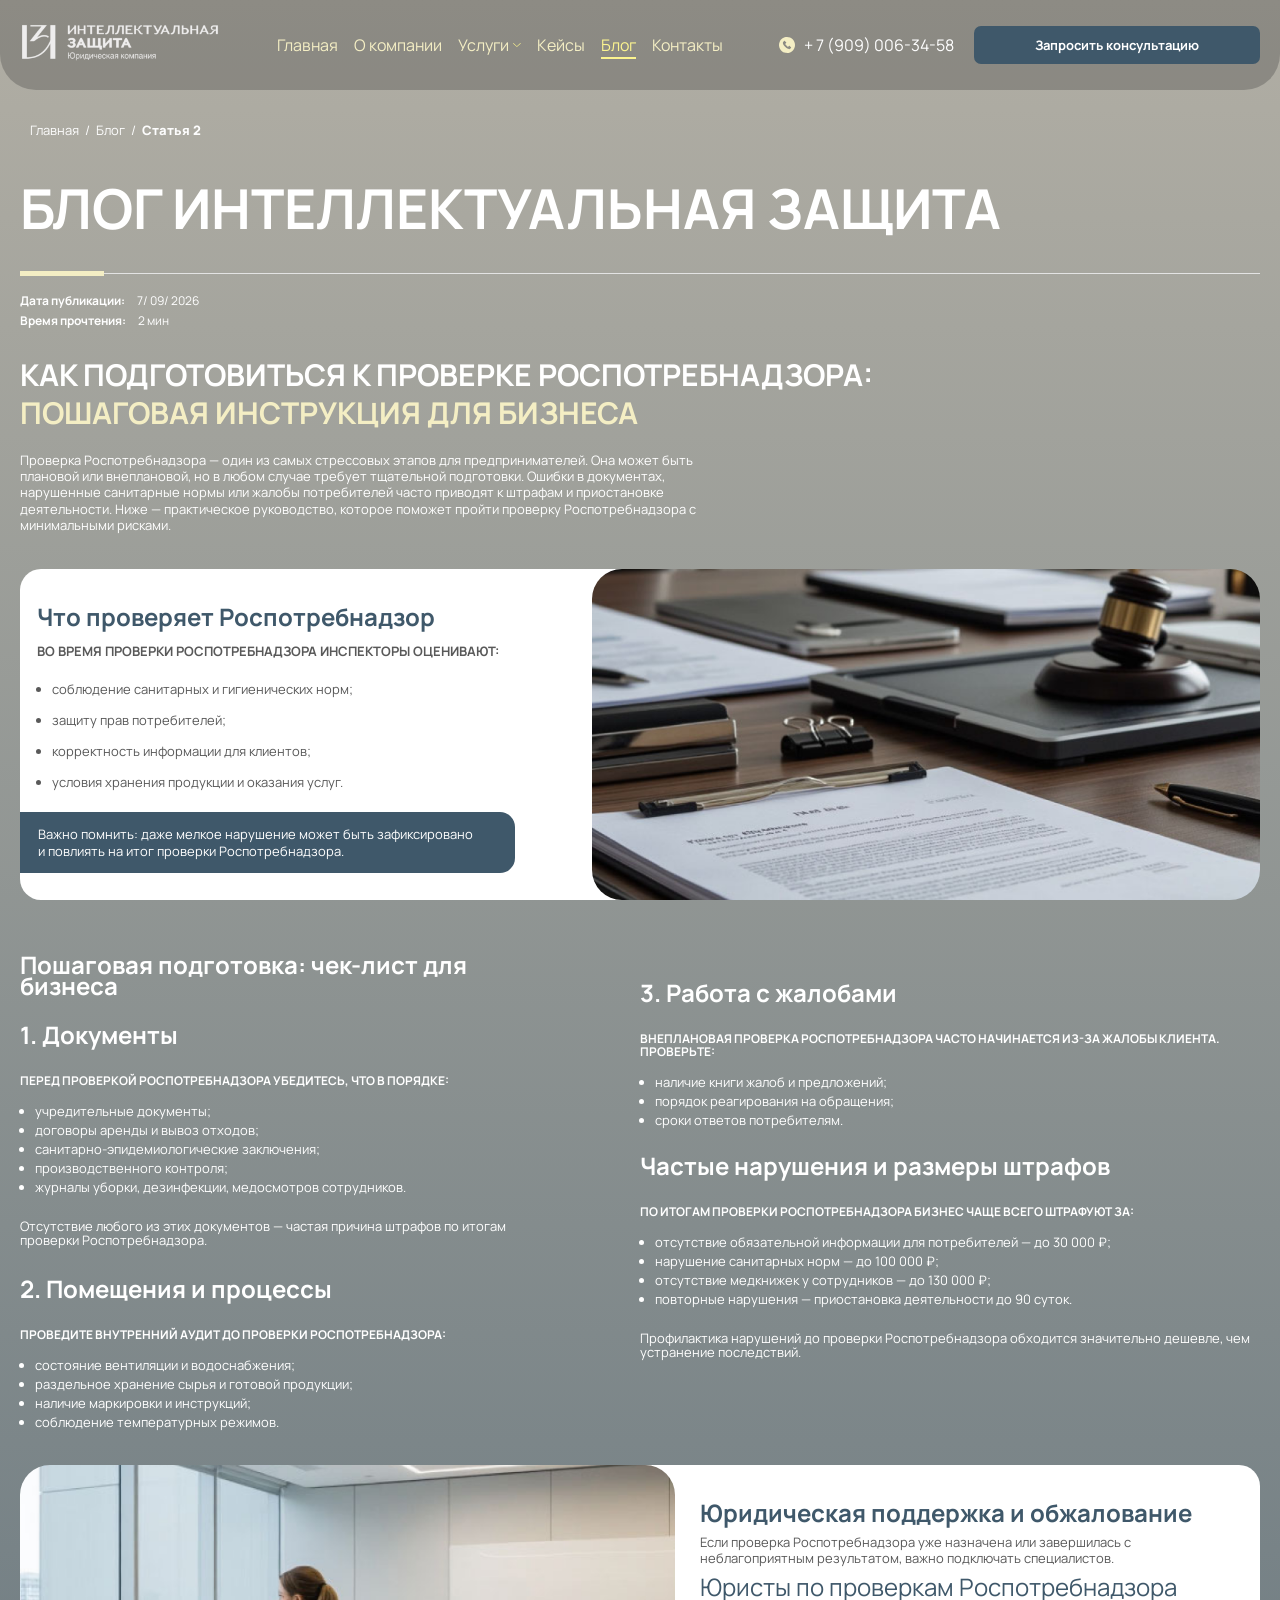
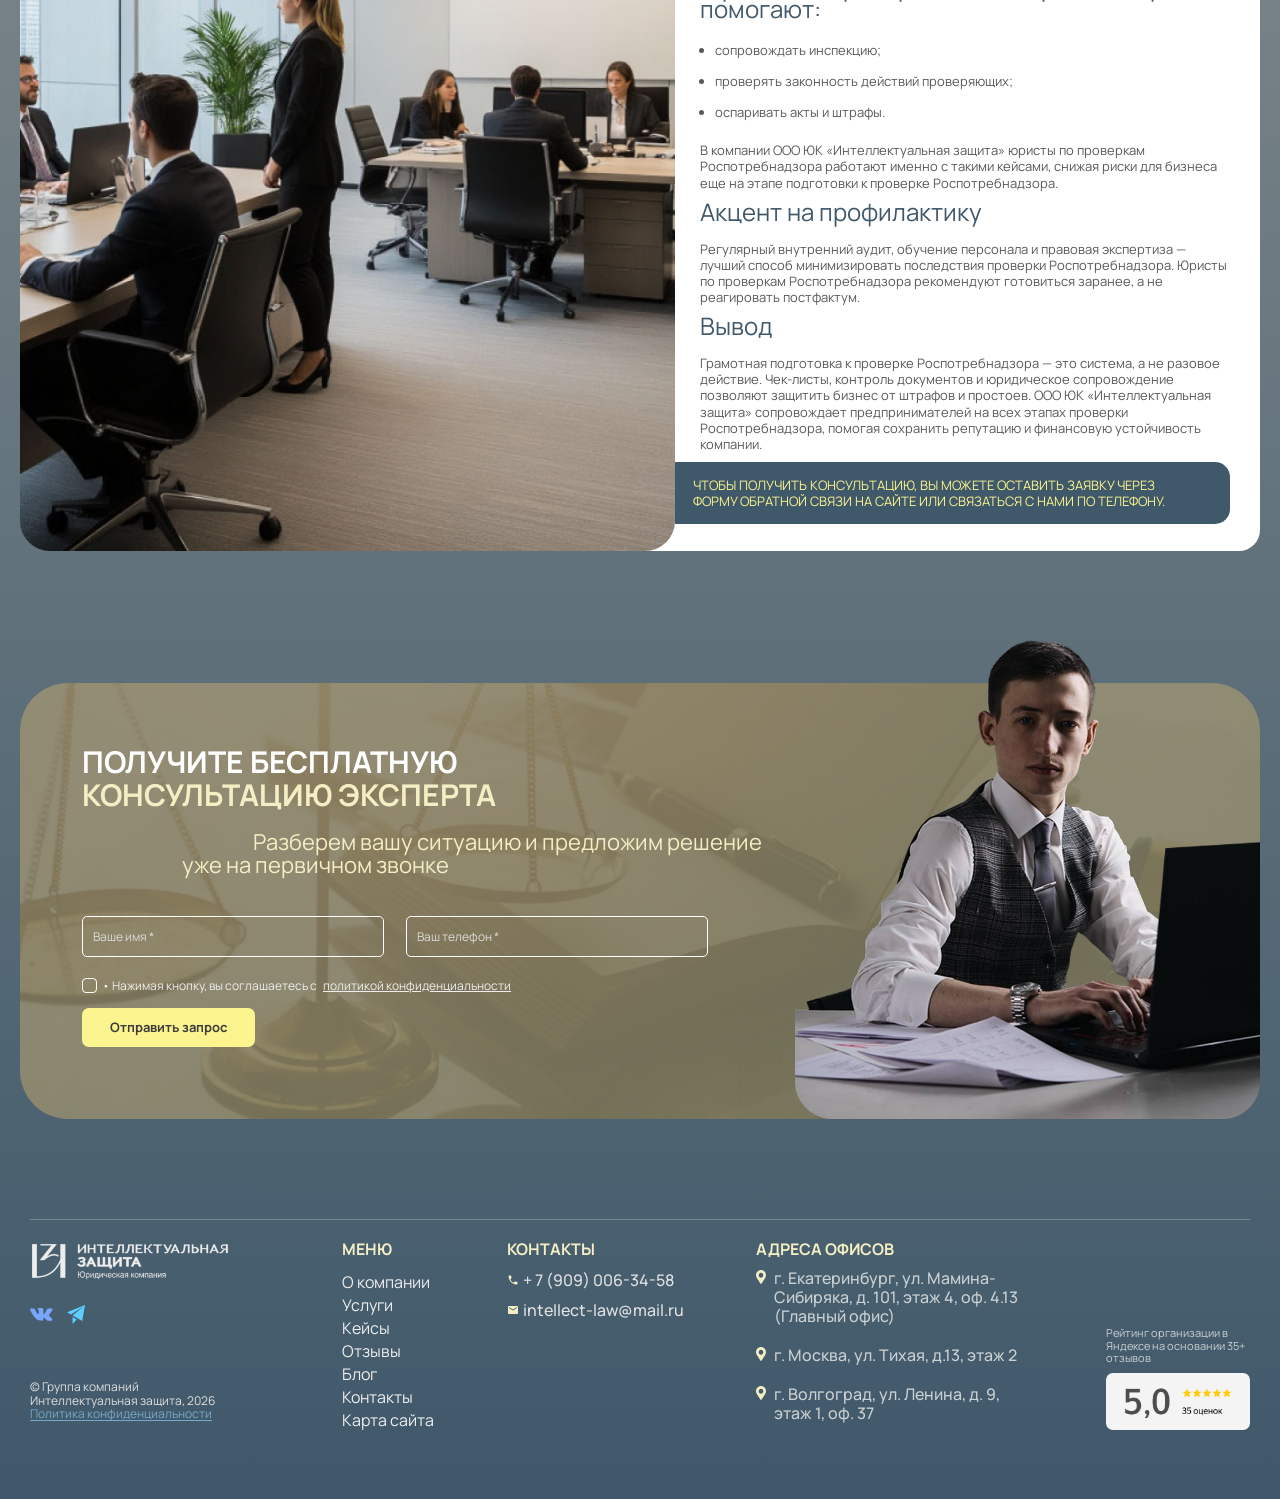
<file: blog_item_2.html>
<!DOCTYPE html>
<html lang="ru">
<head>
	<meta charset="UTF-8">
	<meta name="viewport" content="width=device-width, initial-scale=1, maximum-scale=1, user-scalable=no">
	<link rel="preconnect" href="https://fonts.googleapis.com">
	<link rel="preconnect" href="https://fonts.gstatic.com" crossorigin>
	<link href="https://fonts.googleapis.com/css2?family=Manrope:wght@200..800&display=swap" rel="stylesheet">

	<link rel="stylesheet" href="css/styles.css">
	<link rel="stylesheet" href="css/media.css">
	<link rel="stylesheet" type="text/css" href="css/slick-theme.css"/>
    <link rel="stylesheet" type="text/css" href="css/slick.css"/>
    <link rel="stylesheet" href="https://cdn.jsdelivr.net/npm/@fancyapps/ui/dist/fancybox.css" />

	<title>ИНТЕЛЛЕКТУАЛЬНАЯ ЗАЩИТА / БЛОГ</title>
</head>
<body>
	<div class="wrapper ">
		<header class="header">
			<div class="full_container">
				<div class="main__container">
					<div class="header_content">
						<a href="index.html" class="header_content_logo">
							<img src="img/header_content_logo.svg" alt="">
						</a>
						<nav class="header_content_navmenu">
							<ul class="header_content_navmenu_list">
								<li class="header_content_navmenu_list_item">
									<a href="index.html">
										Главная
									</a>
								</li>
								<li class="header_content_navmenu_list_item">
									<a href="about.html">
										О компании
									</a>
								</li>
								<li class="header_content_navmenu_list_item">
									<a href="services.html">
										<p>Услуги</p>
										<img src="img/header_content_navmenu_list_item_arrow.svg" alt="">
									</a>
									<div class="dropdown">
										<div class="dropdown_container">
											<div class="dropdown-column">
									          <a href="service_pravootnosheniya_s_gosorganami.html">Правоотношения с гос. органами</a>
									          <a href="#">Правоотношения с контрагентами</a>
									          <a href="#">Информационная безопасность</a>
									          <a href="#">Персональные данные</a>
									          <a href="#">Рекламное право</a>
									          <a href="#">Охрана труда</a>
									          <a href="#">Претензионная работа</a>
								       		</div>

									        <div class="dropdown-column">
									          <a href="#">Налоговое право</a>
									          <a href="#">Интеллектуальная собственность</a>
									          <a href="#">Личные вопросы собственников</a>
									          <a href="#">Бухгалтерия и аудит</a>
									          <a href="#">Международное налогообложение</a>
									        </div>
										</div>
								    </div>
								</li>
								<li class="header_content_navmenu_list_item">
									<a href="cases.html">
										Кейсы
									</a>
								</li>
								<li class="header_content_navmenu_list_item current_tab">
									<a href="blog.html">
										Блог
									</a>
								</li>
								<li class="header_content_navmenu_list_item">
									<a href="contacts.html">
										Контакты
									</a>
								</li>
							</ul>
						</nav>
						<div class="header_content_rightpart">
							 <a class="header_content_phone" href="tel:+79090063458">
								<img src="img/header_content_phone.svg" alt="">
								<p>+ 7 (909) 006-34-58</p>
							</a>
							<a class="header_content_getsoncult order_btn" href="#">
								Запросить консультацию
							</a>
							<button class="header_content_burger" id="hamb"> 
								<span></span>
								<span></span>
								<span></span>
							</button>
						</div>
					</div>
				</div>
			</div>
		</header>

		<div class="popup" id="popup">
			<div class="batmenu" id="batmenu">
				<div class="main__container main__container-popup">
					<div class="close_popup" id="close_popup">
			    	</div>  
			    	<div class="burger_content">
			    		<div class="burger_content_container">
			    			<div class="burger_content_list">
				    			<nav>
					    			<ul class="burger_content_list_items">
					    				
					    				<li class="burger_content_list_item">
					    					<a href="index.html">
					    						Главная
					    					</a>
					    				</li>
					    				<li class="burger_content_list_item">
					    					<a href="about.html">
					    						О компании
					    					</a>
					    				</li>
					    				<li class="burger_content_list_item">
					    					<a href="services.html">
					    						Услуги
					    					</a>
					    					<div class="burger_content_list_item_catalog">
					    						<a href="service_pravootnosheniya_s_gosorganami.html">
					    							Правоотношения с гос. органами
					    						</a>
					    						<a href="#">
					    							Правоотношения с контрагентами
					    						</a>
					    						<a href="#">
					    							Информационная безопасность
					    						</a>
					    						<a href="#">
					    							Персональные данные
					    						</a>
					    						<a href="#">
					    							Рекламное право
					    						</a>
					    						<a href="#">
					    							Охрана труда
					    						</a>
					    						<a href="#">
					    							Претензионная работа
					    						</a>
					    						<a href="#">
					    							Налоговое право
					    						</a>
					    						<a href="#">
					    							Интеллектуальная собственность
					    						</a>
					    						<a href="#">
					    							Личные вопросы собственников
					    						</a>
					    						<a href="#">
					    							Бухгалтерия и аудит
					    						</a>
					    						<a href="#">
					    							Международное налогообложение
					    						</a>
					    					</div>
					    				</li>
					    				<li class="burger_content_list_item">
					    					<a href="cases.html">
					    						Кейсы
					    					</a>
					    				</li>
					    				<li class="burger_content_list_item">
					    					<a href="blog.html">
					    						Блог
					    					</a>
					    				</li>
					    				<li class="burger_content_list_item">
					    					<a href="contacts.html">
					    						Контакты
					    					</a>
					    				</li>
					    			</ul>
				    			</nav>
			    			</div>
				    		<div class="burger_content_buttons">
				    			<a class="header_content_phone" href="tel:+79090063458">
									<img src="img/header_content_phone.svg" alt="">
									<p>+ 7 (909) 006-34-58</p>
								</a>
								<a class="header_content_getsoncult order_btn" href="#">
									Запросить консультацию
								</a>
				    		</div>
			    		</div>
			    	</div>    
				</div>
			</div>
		</div>

		<div class="breadcrumbs">
			<a href="index.html">
				Главная
			</a>
			<p>/</p>
			<a href="blog.html">
				Блог
			</a>
			<p>/</p>
			<a href="blog.html">
				Статья 2
			</a>
		</div>

		<section class="firstsec_blog_item">
			<div class="full_container">
				<div class="main__container">
					<div class="firstsec_blog_item_content">
						<div class="firstsec_blog_item_content_header">
							<div class="firstsec_blog_item_content_header_fix">
								<h1 class="upper">Блог Интеллектуальная защита</h1>
								<div class="firstsec_blog_item_content_header_line">
									<div class="firstsec_blog_item_content_header_line_candle">
										
									</div>
									<div class="firstsec_blog_item_content_header_line_vector">
										
									</div>
								</div>
							</div>
						</div>
						<div class="firstsec_blog_item_content_main">
							<div class="firstsec_blog_item_content_main_date">
								<div class="firstsec_blog_item_content_main_date_item">
									<b>Дата публикации:</b>
									<p>7/ 09/ 2026</p>
								</div>
								<div class="firstsec_blog_item_content_main_date_item">
									<b>Время прочтения:</b>
									<p>2 мин</p>
								</div>
							</div>
							<div class="firstsec_blog_item_content_main_header">
								<h2 class="upper">Как подготовиться к проверке Роспотребнадзора:</h2>
								<b class="upper">пошаговая инструкция для бизнеса</b>
							</div>
							<div class="firstsec_blog_item_content_main_title">
								<p>Проверка Роспотребнадзора — один из самых стрессовых этапов для предпринимателей. Она может быть плановой или внеплановой, но в любом случае требует тщательной подготовки. Ошибки в документах, нарушенные санитарные нормы или жалобы потребителей часто приводят к штрафам и приостановке деятельности. Ниже — практическое руководство, которое поможет пройти проверку Роспотребнадзора с минимальными рисками.</p>
							</div>
							<div class="firstsec_blog_item_content_main_card">
								<div class="firstsec_blog_item_content_main_card_title">
									<h3>Что проверяет Роспотребнадзор </h3>
									<b class="upper">Во время проверки Роспотребнадзора инспекторы оценивают:</b>
									<ul>
										<li>
											соблюдение санитарных и гигиенических норм;
										</li>
										<li>
											защиту прав потребителей;

										</li>
										<li>
											корректность информации для клиентов;
										</li>
										<li>
											условия хранения продукции и оказания услуг.
										</li>
									</ul>
									<div class="firstsec_blog_item_content_main_card_warning">
										<p>Важно помнить: даже мелкое нарушение может быть зафиксировано и повлиять на итог проверки Роспотребнадзора.</p>
									</div>
								</div>
								<div class="firstsec_blog_item_content_main_card_image_container">
									<img src="img/firstsec_blog_item_content_main_card_image_1.png" alt="">
								</div>
								
							</div>
							<div class="firstsec_blog_item_content_main_info">
								<div class="firstsec_blog_item_content_main_info_item">
									<h3>Пошаговая подготовка: чек-лист для бизнеса</h3>
									<h4>1. Документы</h4>
									<b class="upper">Перед проверкой Роспотребнадзора убедитесь, что в порядке:</b>
									<ul>
										<li>
											учредительные документы;
										</li>
										<li>
											договоры аренды и вывоз отходов;
										</li>
										<li>
											санитарно-эпидемиологические заключения;
										</li>
										<li>
											производственного контроля;
										</li>
										<li>
											журналы уборки, дезинфекции, медосмотров сотрудников.
										</li>
									</ul>
									<p>Отсутствие любого из этих документов — частая причина штрафов по итогам проверки Роспотребнадзора.
									</p>

									<h4>2. Помещения и процессы</h4>
									<b class="upper">Проведите внутренний аудит до проверки Роспотребнадзора:</b>
									<ul>
										<li>
											состояние вентиляции и водоснабжения;
										</li>
										<li>
											раздельное хранение сырья и готовой продукции;
										</li>
										<li>
											наличие маркировки и инструкций;
										</li>
										<li>
											соблюдение температурных режимов.
										</li>
									</ul>
								</div>
								<div class="firstsec_blog_item_content_main_info_item">
									<h4>3. Работа с жалобами</h4>
									<b class="upper">Внеплановая проверка Роспотребнадзора часто начинается из-за жалобы клиента. Проверьте:</b>
									<ul>
										<li>
											наличие книги жалоб и предложений;
										</li>
										<li>
											порядок реагирования на обращения;
										</li>
										<li>
											сроки ответов потребителям.
										</li>
									</ul>

									<h4>Частые нарушения и размеры штрафов</h4>
									<b class="upper">По итогам проверки Роспотребнадзора бизнес чаще всего штрафуют за:</b>
									<ul>
										<li>
											отсутствие обязательной информации для потребителей — до 30 000 ₽;
										</li>
										<li>
											нарушение санитарных норм — до 100 000 ₽;
										</li>
										<li>
											отсутствие медкнижек у сотрудников — до 130 000 ₽;
										</li>
										<li>
											повторные нарушения — приостановка деятельности до 90 суток.
										</li>
									</ul>
									<p>Профилактика нарушений до проверки Роспотребнадзора обходится значительно дешевле, чем устранение последствий.
									</p>
								</div>
							</div>
							<div class="firstsec_blog_item_content_main_card firstsec_blog_item_content_main_card_revert">
								<div class="firstsec_blog_item_content_main_card_title">
									<h3>Юридическая поддержка и обжалование</h3>
									<p>Если проверка Роспотребнадзора уже назначена или завершилась с неблагоприятным результатом, важно подключать специалистов.</p>
									<h4>Юристы по проверкам Роспотребнадзора помогают:</h4>
									<ul>
										<li>
											сопровождать инспекцию;
										</li>
										<li>
											проверять законность действий проверяющих;
										</li>
										<li>
											оспаривать акты и штрафы.
										</li>
									</ul>
									<p>В компании ООО ЮК «Интеллектуальная защита» юристы по проверкам Роспотребнадзора работают именно с такими кейсами, снижая риски для бизнеса еще на этапе подготовки к проверке Роспотребнадзора.</p>
									<h4>Акцент на профилактику</h4>
									<p>Регулярный внутренний аудит, обучение персонала и правовая экспертиза — лучший способ минимизировать последствия проверки Роспотребнадзора. Юристы по проверкам Роспотребнадзора рекомендуют готовиться заранее, а не реагировать постфактум.</p>
									<h4>Вывод</h4>
									<p>Грамотная подготовка к проверке Роспотребнадзора — это система, а не разовое действие. Чек-листы, контроль документов и юридическое сопровождение позволяют защитить бизнес от штрафов и простоев. ООО ЮК «Интеллектуальная защита» сопровождает предпринимателей на всех этапах проверки Роспотребнадзора, помогая сохранить репутацию и финансовую устойчивость компании.</p>
									
									
									<div class="firstsec_blog_item_content_main_card_warning firstsec_blog_item_content_main_card_warning_bold">
										<p>Чтобы получить консультацию, вы можете оставить заявку через форму обратной связи на сайте или связаться с нами по телефону.</p>
									</div>
								</div>
								<div class="firstsec_blog_item_content_main_card_image_container">
									<img src="img/firstsec_blog_item_content_main_card_image_2.png" alt="">
								</div>
							</div>
						</div>
					</div>
				</div>
			</div>
		</section>

		<section class="consultsec_mainpage">
			<div class="full_container">
				<div class="main__container">
					<div class="consultsec_mainpage_content">
						<div class="consultsec_mainpage_content_header">
							<div class="consultsec_mainpage_content_header_fix">
								<h2 class="upper">Получите бесплатную</h2>
								<b class="upper">консультацию эксперта</b>
							</div>
							<div class="consultsec_mainpage_content_header_title">
								<p>Разберем вашу ситуацию и предложим решение</p>
								<p>уже на первичном звонке</p>
							</div>
						</div>
						<div class="consultsec_mainpage_content_form_container">
							<form class="consultsec_mainpage_content_form" action="#">
								<div class="consultsec_mainpage_content_form_inputs">
									<input type="text" name="" id="" placeholder="Ваше имя *" required="required" data-name-input>
									<input type="text" name="" id="" placeholder="Ваш телефон *" required="required" data-tel-input>
								</div>
								<label class="custom_checkbox">
								  	<input type="checkbox" required>
								  	<span class="checkmark"></span>
								  		<div class="checkbox_title">
											<p>• Нажимая кнопку, вы соглашаетесь с </p>
											<a href="#"> политикой конфиденциальности</a>
										</div>
								</label>
								<button class="consultsec_mainpage_content_form_btn" type="submit">
									Отправить запрос
								</button>
							</form>
						</div>
						<img class="consultsec_mainpage_urist" src="img/consultsec_mainpage_urist.png" alt="">
					</div>
				</div>
			</div>
		</section>



		<footer>
			<div class="full_container">
				<div class="main__container">
					<div class="footer_content">
						<div class="footer_content_info">
							<div class="footer_content_info_container">
								<a href="index.html">
									<img src="img/footer_content_logo.svg" alt="">
								</a>
								<div class="footer_content_item_messengers">
									<a href="#">
										<img src="img/vk.svg" alt="">
									</a>
									<a href="#">
										<img src="img/tg.svg" alt="">
									</a>
								</div>
							</div>
							<div class="footer_content_item_copyrights">
								<p>© Группа компаний Интеллектуальная защита, 2026</p>
								<a href="politics.html">
									Политика конфиденциальности
								</a>
							</div>
						</div>
						<div class="footer_content_menu">
							<h4>Меню</h4>
							<a href="about.html">
								О компании
							</a>
							<a href="services.html">
								Услуги
							</a>
							<a href="cases.html">
								Кейсы
							</a>
							<a href="reviews.html">
								Отзывы
							</a>
							<a href="blog.html">
								Блог
							</a>
							<a href="contacts.html">
								Контакты
							</a>
							<a href="map.html">
								Карта сайта
							</a>
						</div>
						<div class="footer_content_contacts">
							<h4>Контакты</h4>
							<a href="tel:+79090063458">
								<img src="img/footer_phone.svg" alt="">
								<p>+ 7 (909) 006-34-58</p>
							</a>
							<a href="mailto:intellect-law@mail.ru">
								<img src="img/footer_mail.svg" alt="">
								<p>intellect-law@mail.ru</p>
							</a>
						</div>
						<div class="footer_content_location">
							<h4>Адреса офисов</h4>
							<div class="footer_content_location_item">
								<img src="img/location.svg" alt="">
								<p>г. Екатеринбург, ул. Мамина-Сибиряка, д. 101, этаж 4, оф. 4.13 (Главный офис)</p>
							</div>
							<div class="footer_content_location_item">
								<img src="img/location.svg" alt="">
								<p>г. Москва, ул. Тихая, д.13, этаж 2</p>
							</div>
							<div class="footer_content_location_item">
								<img src="img/location.svg" alt="">
								<p>г. Волгоград, ул. Ленина, д. 9, этаж 1, оф. 37 </p>
							</div>
						</div>
						<a href="https://yandex.ru/maps/org/intellektualnaya_zashchita/63317555498/reviews/?ll=60.617085%2C56.844417&z=16" class="footer_content_rating">
							<p>Рейтинг организации в Яндексе на основании 35+ отзывов</p>
							<img src="img/yandex_info.svg" alt="">
						</a>
					</div>
				</div>
			</div>
		</footer>
	</div>

		<div class="modal-overlay" id="modalOverlay">
			<button class="close_btn_modal" id="closeBtn_modal" aria-label="Закрыть">
				<svg role="presentation" class="t-popup__close-icon" width="23px" height="23px" viewBox="0 0 23 23" version="1.1" xmlns="http://www.w3.org/2000/svg" xmlns:xlink="http://www.w3.org/1999/xlink"> <g stroke="none" stroke-width="1" fill="#ffffff" fill-rule="evenodd"> <rect transform="translate(11.313708, 11.313708) rotate(-45.000000) translate(-11.313708, -11.313708) " x="10.3137085" y="-3.6862915" width="2" height="30"></rect> <rect transform="translate(11.313708, 11.313708) rotate(-315.000000) translate(-11.313708, -11.313708) " x="10.3137085" y="-3.6862915" width="2" height="30"></rect> </g> </svg>
			</button>
			<div class="modal_order" id="modal_order">
				<div class="modal_content">
					<div class="modal_content_container">
						<h2 class="upper">Поможем разобраться в вашей ситуации</h2>
						<b>Мы изучим вашу ситуацию, предложим стратегию и ответим на ваши вопросы</b>
						<form class="modal_order_form" action="#">
							<input type="text" name="" id="" placeholder="Ваше имя *" required="required" data-name-input>
							<input type="text" name="" id="" placeholder="Ваш телефон *" required="required" data-tel-input>
							<label class="custom_checkbox custom_checkbox_modal_order">
								<input type="checkbox" required>
								<span class="checkmark"></span>
								<div class="checkbox__modal_title">
									<p>Нажимая кнопку, вы соглашаетесь с </p>
									<a href="#">политикой конфиденциальности</a>
								</div>
								
								
							</label>
							<button class="modal_order_form_btn" type="submit">
								Отправить заявку
							</button>
						</form>
					</div>
						
				</div>

			</div>
		</div>

		<div class="modal-overlay2" id="modalOverlay2">
			<button class="close_btn_modal2" id="closeBtn_modal2" aria-label="Закрыть">
				<svg role="presentation" class="t-popup__close-icon" width="23px" height="23px" viewBox="0 0 23 23" version="1.1" xmlns="http://www.w3.org/2000/svg" xmlns:xlink="http://www.w3.org/1999/xlink"> <g stroke="none" stroke-width="1" fill="#ffffff" fill-rule="evenodd"> <rect transform="translate(11.313708, 11.313708) rotate(-45.000000) translate(-11.313708, -11.313708) " x="10.3137085" y="-3.6862915" width="2" height="30"></rect> <rect transform="translate(11.313708, 11.313708) rotate(-315.000000) translate(-11.313708, -11.313708) " x="10.3137085" y="-3.6862915" width="2" height="30"></rect> </g> </svg>
			</button>
			<div class="modal_info" id="modal_info">
				<div class="modal_info_content">
					<div class="modal_info_container">
						<h2>Отмена выездной проверки НДС <br> для стройкомпании с оборотом 300 млн. руб</h2>
						<div class="modal_info_container_table">
							<div class="modal_info_container_table_item">
								<h3>Сфера деятельности:</h3>
								<p>оптовая и розничная торговля стройматериалами</p>
							</div>
							<div class="modal_info_container_table_item">
								<h3>Годовой оборот группы компаний:</h3>
								<p>свыше 300 млн рублей</p>
							</div>
							<div class="modal_info_container_table_item">
								<h3>Дано:</h3>
								<p>Собственник группы компаний обратился в связи с наступлением предпроверочного анализа в отношении его головной компании и побуждением к уточнению налоговых обязательств. Сумма риска – свыше 40 млн руб.</p>
							</div>
							<div class="modal_info_container_table_item">
								<h3>Причины налоговой проверки:</h3>
								<p>Выявление налоговой инспекцией контрагентов, имеющих признаки «сомнительных». На момент вступления в налоговый спор – компания утверждена в план выездных налоговых проверок.</p>
							</div>
						</div>
						<a class="modal_info_btn" type="submit">
							Подробнее
						</a>
					</div>
						
				</div>

			</div>
		</div>

		<script src="js/jquery-3.6.2.min.js"></script>
	 	<script src="js/slick.js"></script>
		<script src="js/slick.min.js"></script>
		<script src="js/main.js"></script> 
	</div>
</body>
</html>
</file>
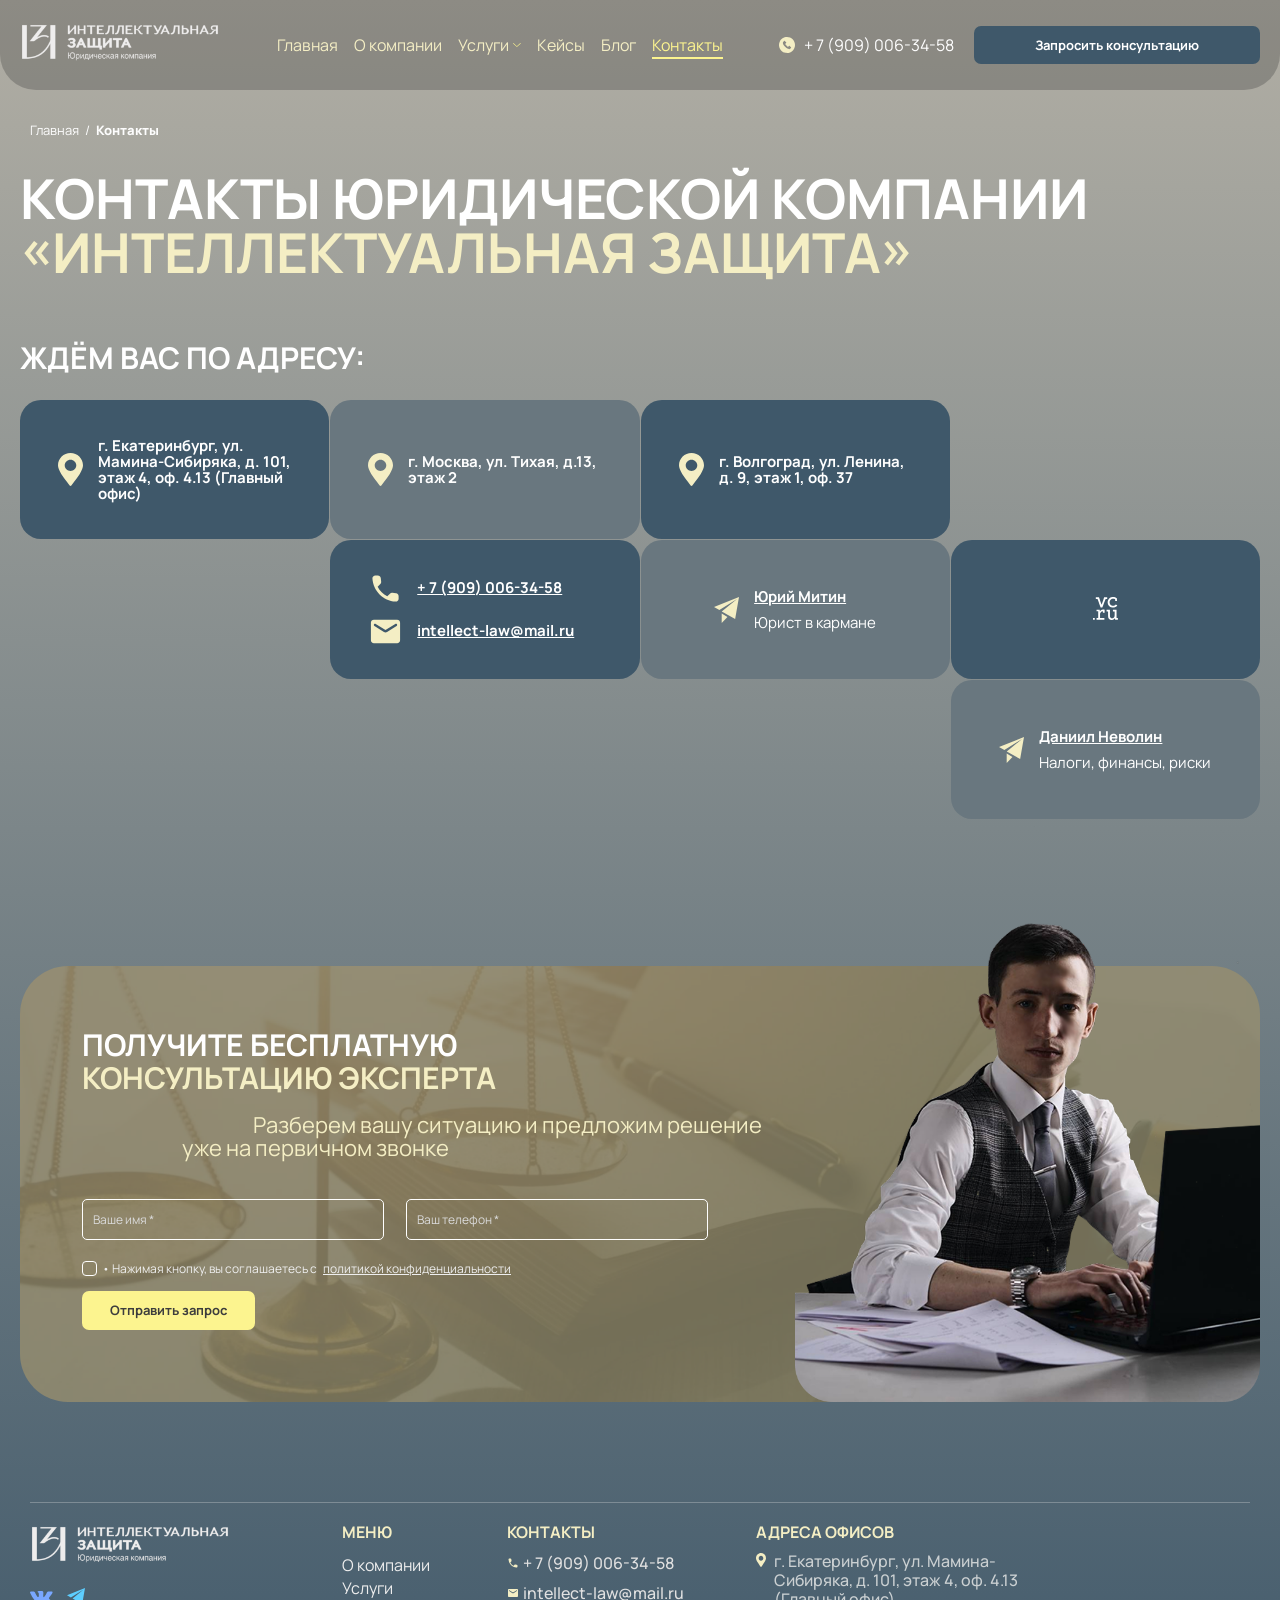
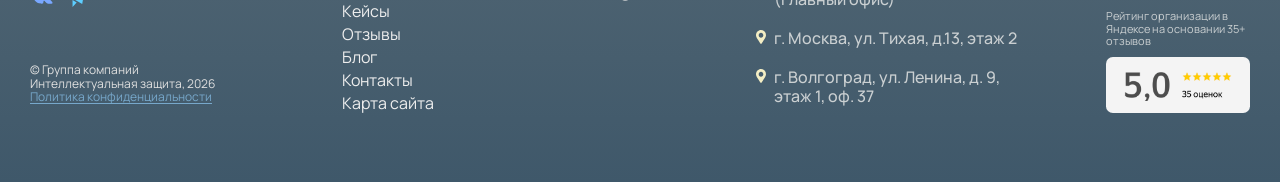
<file: contacts.html>
<!DOCTYPE html>
<html lang="ru">
<head>
	<meta charset="UTF-8">
	<meta name="viewport" content="width=device-width, initial-scale=1, maximum-scale=1, user-scalable=no">
	<link rel="preconnect" href="https://fonts.googleapis.com">
	<link rel="preconnect" href="https://fonts.gstatic.com" crossorigin>
	<link href="https://fonts.googleapis.com/css2?family=Manrope:wght@200..800&display=swap" rel="stylesheet">

	<link rel="stylesheet" href="css/styles.css">
	<link rel="stylesheet" href="css/media.css">
	<link rel="stylesheet" type="text/css" href="css/slick-theme.css"/>
    <link rel="stylesheet" type="text/css" href="css/slick.css"/>
    <link rel="stylesheet" href="https://cdn.jsdelivr.net/npm/@fancyapps/ui/dist/fancybox.css" />

	<title>ИНТЕЛЛЕКТУАЛЬНАЯ ЗАЩИТА / КОНТАКТЫ</title>
</head>
<body>
	<div class="wrapper ">
		<header class="header">
			<div class="full_container">
				<div class="main__container">
					<div class="header_content">
						<a href="index.html" class="header_content_logo">
							<img src="img/header_content_logo.svg" alt="">
						</a>
						<nav class="header_content_navmenu">
							<ul class="header_content_navmenu_list">
								<li class="header_content_navmenu_list_item">
									<a href="index.html">
										Главная
									</a>
								</li>
								<li class="header_content_navmenu_list_item">
									<a href="about.html">
										О компании
									</a>
								</li>
								<li class="header_content_navmenu_list_item">
									<a href="services.html">
										<p>Услуги</p>
										<img src="img/header_content_navmenu_list_item_arrow.svg" alt="">
									</a>
									<div class="dropdown">
										<div class="dropdown_container">
											<div class="dropdown-column">
									          <a href="service_pravootnosheniya_s_gosorganami.html">Правоотношения с гос. органами</a>
									          <a href="#">Правоотношения с контрагентами</a>
									          <a href="#">Информационная безопасность</a>
									          <a href="#">Персональные данные</a>
									          <a href="#">Рекламное право</a>
									          <a href="#">Охрана труда</a>
									          <a href="#">Претензионная работа</a>
								       		</div>

									        <div class="dropdown-column">
									          <a href="#">Налоговое право</a>
									          <a href="#">Интеллектуальная собственность</a>
									          <a href="#">Личные вопросы собственников</a>
									          <a href="#">Бухгалтерия и аудит</a>
									          <a href="#">Международное налогообложение</a>
									        </div>
										</div>
								    </div>
								</li>
								<li class="header_content_navmenu_list_item">
									<a href="cases.html">
										Кейсы
									</a>
								</li>
								<li class="header_content_navmenu_list_item">
									<a href="blog.html">
										Блог
									</a>
								</li>
								<li class="header_content_navmenu_list_item current_tab">
									<a href="contacts.html">
										Контакты
									</a>
								</li>
							</ul>
						</nav>
						<div class="header_content_rightpart">
							 <a class="header_content_phone" href="tel:+79090063458">
								<img src="img/header_content_phone.svg" alt="">
								<p>+ 7 (909) 006-34-58</p>
							</a>
							<a class="header_content_getsoncult order_btn" href="#">
								Запросить консультацию
							</a>
							<button class="header_content_burger" id="hamb"> 
								<span></span>
								<span></span>
								<span></span>
							</button>
						</div>
					</div>
				</div>
			</div>
		</header>

		<div class="popup" id="popup">
			<div class="batmenu" id="batmenu">
				<div class="main__container main__container-popup">
					<div class="close_popup" id="close_popup">
			    	</div>  
			    	<div class="burger_content">
			    		<div class="burger_content_container">
			    			<div class="burger_content_list">
				    			<nav>
					    			<ul class="burger_content_list_items">
					    				
					    				<li class="burger_content_list_item">
					    					<a href="index.html">
					    						Главная
					    					</a>
					    				</li>
					    				<li class="burger_content_list_item">
					    					<a href="about.html">
					    						О компании
					    					</a>
					    				</li>
					    				<li class="burger_content_list_item">
					    					<a href="services.html">
					    						Услуги
					    					</a>
					    					<div class="burger_content_list_item_catalog">
					    						<a href="service_pravootnosheniya_s_gosorganami.html">
					    							Правоотношения с гос. органами
					    						</a>
					    						<a href="#">
					    							Правоотношения с контрагентами
					    						</a>
					    						<a href="#">
					    							Информационная безопасность
					    						</a>
					    						<a href="#">
					    							Персональные данные
					    						</a>
					    						<a href="#">
					    							Рекламное право
					    						</a>
					    						<a href="#">
					    							Охрана труда
					    						</a>
					    						<a href="#">
					    							Претензионная работа
					    						</a>
					    						<a href="#">
					    							Налоговое право
					    						</a>
					    						<a href="#">
					    							Интеллектуальная собственность
					    						</a>
					    						<a href="#">
					    							Личные вопросы собственников
					    						</a>
					    						<a href="#">
					    							Бухгалтерия и аудит
					    						</a>
					    						<a href="#">
					    							Международное налогообложение
					    						</a>
					    					</div>
					    				</li>
					    				<li class="burger_content_list_item">
					    					<a href="cases.html">
					    						Кейсы
					    					</a>
					    				</li>
					    				<li class="burger_content_list_item">
					    					<a href="blog.html">
					    						Блог
					    					</a>
					    				</li>
					    				<li class="burger_content_list_item">
					    					<a href="contacts.html">
					    						Контакты
					    					</a>
					    				</li>
					    			</ul>
				    			</nav>
			    			</div>
				    		<div class="burger_content_buttons">
				    			<a class="header_content_phone" href="tel:+79090063458">
									<img src="img/header_content_phone.svg" alt="">
									<p>+ 7 (909) 006-34-58</p>
								</a>
								<a class="header_content_getsoncult order_btn" href="#">
									Запросить консультацию
								</a>
				    		</div>
			    		</div>
			    	</div>    
				</div>
			</div>
		</div>

		<div class="breadcrumbs">
			<a href="index.html">
				Главная
			</a>
			<p>/</p>
			<a href="contacts.html">
				Контакты
			</a>
		</div>

		<section class="firstsec_contactspage">
			<div class="full_container">
				<div class="main__container">
					<div class="firstsec_contactspage_content">
						<div class="firstsec_contactspage_content_header">
							<div class="firstsec_contactspage_content_header_fix">
								<h1 class="upper">Контакты юридической компании</h1>
								<b class="upper">«Интеллектуальная защита»</b>
								<p class="upper">Ждём вас по адресу:</p>
							</div>
						</div>
						<div class="firstsec_contactspage_content_list">
							<div class="firstsec_contactspage_content_list_item">
								<img src="img/firstsec_contactspage_content_list_item_location.svg" alt="">
								<p>г. Екатеринбург, ул. Мамина-Сибиряка, д. 101, этаж 4, оф. 4.13 (Главный офис)</p>
							</div>
							<div class="firstsec_contactspage_content_list_item">
								<img src="img/firstsec_contactspage_content_list_item_location.svg" alt="">
								<p>г. Москва, ул. Тихая, д.13, этаж 2</p>
							</div>
							<div class="firstsec_contactspage_content_list_item">
								<img src="img/firstsec_contactspage_content_list_item_location.svg" alt="">
								<p>г. Волгоград, ул. Ленина, д. 9, этаж 1, оф. 37 </p>
							</div>

							<div class="firstsec_contactspage_content_list_item">
								<div class="firstsec_contactspage_content_list_item_block">
									<img src="img/firstsec_contactspage_content_list_item_phone.svg" alt="">
									<a href="tel:+79090063458">
										+ 7 (909) 006-34-58 
									</a>
								</div>
								<div class="firstsec_contactspage_content_list_item_block">
									<img src="img/firstsec_contactspage_content_list_item_mail.svg" alt="">
									<a href="mailto:intellect-law@mail.ru">
										intellect-law@mail.ru
									</a>
								</div>
							</div>
							<div class="firstsec_contactspage_content_list_item">
								<img src="img/firstsec_contactspage_content_list_item_tg.svg" alt="">
								<div class="firstsec_contactspage_content_list_item_title">
									<a href="https://t.me/IntellectLawOfficial">
										Юрий Митин
									</a>
									<p>Юрист в кармане</p>
								</div>
							</div>
							<div class="firstsec_contactspage_content_list_item">
								<a href="https://vc.ru/id753355">
									<img src="img/vcru.svg" alt="">
								</a>
								
							</div>
							<div class="firstsec_contactspage_content_list_item">
								<img src="img/firstsec_contactspage_content_list_item_tg.svg" alt="">
								<div class="firstsec_contactspage_content_list_item_title">
									<a href="https://t.me/predproverka">
										Даниил Неволин
									</a>
									<p>Налоги, финансы, риски</p>
								</div>
							</div>
						</div>
						
					</div>
				</div>
			</div>
		</section>

		<section class="consultsec_mainpage">
			<div class="full_container">
				<div class="main__container">
					<div class="consultsec_mainpage_content">
						<div class="consultsec_mainpage_content_header">
							<div class="consultsec_mainpage_content_header_fix">
								<h2 class="upper">Получите бесплатную</h2>
								<b class="upper">консультацию эксперта</b>
							</div>
							<div class="consultsec_mainpage_content_header_title">
								<p>Разберем вашу ситуацию и предложим решение</p>
								<p>уже на первичном звонке</p>
							</div>
						</div>
						<div class="consultsec_mainpage_content_form_container">
							<form class="consultsec_mainpage_content_form" action="#">
								<div class="consultsec_mainpage_content_form_inputs">
									<input type="text" name="" id="" placeholder="Ваше имя *" required="required" data-name-input>
									<input type="text" name="" id="" placeholder="Ваш телефон *" required="required" data-tel-input>
								</div>
								<label class="custom_checkbox">
								  	<input type="checkbox" required>
								  	<span class="checkmark"></span>
								  		<div class="checkbox_title">
											<p>• Нажимая кнопку, вы соглашаетесь с </p>
											<a href="#"> политикой конфиденциальности</a>
										</div>
								</label>
								<button class="consultsec_mainpage_content_form_btn" type="submit">
									Отправить запрос
								</button>
							</form>
						</div>
						<img class="consultsec_mainpage_urist" src="img/consultsec_mainpage_urist.png" alt="">
					</div>
				</div>
			</div>
		</section>



		<footer>
			<div class="full_container">
				<div class="main__container">
					<div class="footer_content">
						<div class="footer_content_info">
							<div class="footer_content_info_container">
								<a href="index.html">
									<img src="img/footer_content_logo.svg" alt="">
								</a>
								<div class="footer_content_item_messengers">
									<a href="#">
										<img src="img/vk.svg" alt="">
									</a>
									<a href="#">
										<img src="img/tg.svg" alt="">
									</a>
								</div>
							</div>
							<div class="footer_content_item_copyrights">
								<p>© Группа компаний Интеллектуальная защита, 2026</p>
								<a href="politics.html">
									Политика конфиденциальности
								</a>
							</div>
						</div>
						<div class="footer_content_menu">
							<h4>Меню</h4>
							<a href="about.html">
								О компании
							</a>
							<a href="services.html">
								Услуги
							</a>
							<a href="cases.html">
								Кейсы
							</a>
							<a href="reviews.html">
								Отзывы
							</a>
							<a href="blog.html">
								Блог
							</a>
							<a href="contacts.html">
								Контакты
							</a>
							<a href="map.html">
								Карта сайта
							</a>
						</div>
						<div class="footer_content_contacts">
							<h4>Контакты</h4>
							<a href="tel:+79090063458">
								<img src="img/footer_phone.svg" alt="">
								<p>+ 7 (909) 006-34-58</p>
							</a>
							<a href="mailto:intellect-law@mail.ru">
								<img src="img/footer_mail.svg" alt="">
								<p>intellect-law@mail.ru</p>
							</a>
						</div>
						<div class="footer_content_location">
							<h4>Адреса офисов</h4>
							<div class="footer_content_location_item">
								<img src="img/location.svg" alt="">
								<p>г. Екатеринбург, ул. Мамина-Сибиряка, д. 101, этаж 4, оф. 4.13 (Главный офис)</p>
							</div>
							<div class="footer_content_location_item">
								<img src="img/location.svg" alt="">
								<p>г. Москва, ул. Тихая, д.13, этаж 2</p>
							</div>
							<div class="footer_content_location_item">
								<img src="img/location.svg" alt="">
								<p>г. Волгоград, ул. Ленина, д. 9, этаж 1, оф. 37 </p>
							</div>
						</div>
						<a href="https://yandex.ru/maps/org/intellektualnaya_zashchita/63317555498/reviews/?ll=60.617085%2C56.844417&z=16" class="footer_content_rating">
							<p>Рейтинг организации в Яндексе на основании 35+ отзывов</p>
							<img src="img/yandex_info.svg" alt="">
						</a>
					</div>
				</div>
			</div>
		</footer>
	</div>

		<div class="modal-overlay" id="modalOverlay">
			<button class="close_btn_modal" id="closeBtn_modal" aria-label="Закрыть">
				<svg role="presentation" class="t-popup__close-icon" width="23px" height="23px" viewBox="0 0 23 23" version="1.1" xmlns="http://www.w3.org/2000/svg" xmlns:xlink="http://www.w3.org/1999/xlink"> <g stroke="none" stroke-width="1" fill="#ffffff" fill-rule="evenodd"> <rect transform="translate(11.313708, 11.313708) rotate(-45.000000) translate(-11.313708, -11.313708) " x="10.3137085" y="-3.6862915" width="2" height="30"></rect> <rect transform="translate(11.313708, 11.313708) rotate(-315.000000) translate(-11.313708, -11.313708) " x="10.3137085" y="-3.6862915" width="2" height="30"></rect> </g> </svg>
			</button>
			<div class="modal_order" id="modal_order">
				<div class="modal_content">
					<div class="modal_content_container">
						<h2 class="upper">Поможем разобраться в вашей ситуации</h2>
						<b>Мы изучим вашу ситуацию, предложим стратегию и ответим на ваши вопросы</b>
						<form class="modal_order_form" action="#">
							<input type="text" name="" id="" placeholder="Ваше имя *" required="required" data-name-input>
							<input type="text" name="" id="" placeholder="Ваш телефон *" required="required" data-tel-input>
							<label class="custom_checkbox custom_checkbox_modal_order">
								<input type="checkbox" required>
								<span class="checkmark"></span>
								<div class="checkbox__modal_title">
									<p>Нажимая кнопку, вы соглашаетесь с </p>
									<a href="#">политикой конфиденциальности</a>
								</div>
								
								
							</label>
							<button class="modal_order_form_btn" type="submit">
								Отправить заявку
							</button>
						</form>
					</div>
						
				</div>

			</div>
		</div>

		<div class="modal-overlay2" id="modalOverlay2">
			<button class="close_btn_modal2" id="closeBtn_modal2" aria-label="Закрыть">
				<svg role="presentation" class="t-popup__close-icon" width="23px" height="23px" viewBox="0 0 23 23" version="1.1" xmlns="http://www.w3.org/2000/svg" xmlns:xlink="http://www.w3.org/1999/xlink"> <g stroke="none" stroke-width="1" fill="#ffffff" fill-rule="evenodd"> <rect transform="translate(11.313708, 11.313708) rotate(-45.000000) translate(-11.313708, -11.313708) " x="10.3137085" y="-3.6862915" width="2" height="30"></rect> <rect transform="translate(11.313708, 11.313708) rotate(-315.000000) translate(-11.313708, -11.313708) " x="10.3137085" y="-3.6862915" width="2" height="30"></rect> </g> </svg>
			</button>
			<div class="modal_info" id="modal_info">
				<div class="modal_info_content">
					<div class="modal_info_container">
						<h2>Отмена выездной проверки НДС <br> для стройкомпании с оборотом 300 млн. руб</h2>
						<div class="modal_info_container_table">
							<div class="modal_info_container_table_item">
								<h3>Сфера деятельности:</h3>
								<p>оптовая и розничная торговля стройматериалами</p>
							</div>
							<div class="modal_info_container_table_item">
								<h3>Годовой оборот группы компаний:</h3>
								<p>свыше 300 млн рублей</p>
							</div>
							<div class="modal_info_container_table_item">
								<h3>Дано:</h3>
								<p>Собственник группы компаний обратился в связи с наступлением предпроверочного анализа в отношении его головной компании и побуждением к уточнению налоговых обязательств. Сумма риска – свыше 40 млн руб.</p>
							</div>
							<div class="modal_info_container_table_item">
								<h3>Причины налоговой проверки:</h3>
								<p>Выявление налоговой инспекцией контрагентов, имеющих признаки «сомнительных». На момент вступления в налоговый спор – компания утверждена в план выездных налоговых проверок.</p>
							</div>
						</div>
						<a class="modal_info_btn" type="submit">
							Подробнее
						</a>
					</div>
						
				</div>

			</div>
		</div>

		<script src="js/jquery-3.6.2.min.js"></script>
	 	<script src="js/slick.js"></script>
		<script src="js/slick.min.js"></script>
		<script src="js/main.js"></script> 
	</div>
</body>
</html>
</file>
<file: css/styles.css>
/*----глобальные стили----*/
    html, body {
      margin: 0;
      padding: 0;
    }

    html{
      scroll-behavior: smooth;
      font-size: 16px;
    }

    body{
      font-family: 'Open Sans', sans-serif;
      min-height: 100%;
      display: grid;
      grid-template-rows: auto 1fr auto;
      position: relative;
      overflow-x: hidden;
    }

    ul,li {
      margin: 0px;
      padding: 0px;
      
    }

    h1,h2,h3,h4,p{
      margin: 0px;
      
    }

    .wrapper{
      font-family: 'Open Sans', sans-serif;
      background: #B1AEA4;
      background: linear-gradient(180deg,rgba(177, 174, 164, 1) 0%, rgba(63, 88, 106, 1) 100%);
      min-height: 100%;
      display: grid !important;
      grid-template-rows: auto 1fr auto;
      position: relative;
      width: 100%;
    }

    .upper{
      text-transform: uppercase;
    }

/*----шрифты----*/


/*----------------------СТИЛИ---------------------------*/

.main__container{
  max-width: 1920px;
  width: 100%;
  margin: 0 auto;
  position: relative;
}

.full__container{
  max-width: 8000px;
  width: 100%;
  position: relative;
}

section{
  padding-left: 30px;
  padding-right: 30px;
}

footer{
  padding-left: 30px;
  padding-right: 30px;
}

/*=======СКРОЛЛБАР ДЛЯ МОДАЛКИ========
  ::-webkit-scrollbar-thumb {
    background: transparent;
  }


  ::-webkit-scrollbar-track {
    background: transparent;
  }

  ::-webkit-scrollbar {
    width: 0;
    height: 0;
  }

  * {
    scrollbar-width: none;
  }
*/

/*=======СКРОЛЛБАР ДЛЯ МОДАЛКИ#2========*/
/* Firefox */
* {
  scrollbar-width: thin;
  scrollbar-color: #FCF48F #3F586A;
}

/* Chrome, Edge, Safari */
::-webkit-scrollbar {
  width: 10px;
  height: 10px;
}

::-webkit-scrollbar-track {
  background: #3F586A;
}

::-webkit-scrollbar-thumb {
  background: #FCF48F;
  border-radius: 10px;
  border: 2px solid #3F586A;
}

::-webkit-scrollbar-thumb:hover {
  background: #f6ed6b;
}








@keyframes shineMove {
    0% {
        left: -120%;
    }
    100% {
        left: 120%;
    }
}



/*----------------------ШАПКА---------------------------*/

header{
  background: rgba(58, 58, 58, 0.3);
  border-radius: 0 0 36px 36px;
}

.header_content{
  display: flex;
  justify-content: space-between;
  align-items: center;
  padding-top: 21px;
  padding-bottom: 21px;
  padding-left: 30px;
  padding-right: 30px;
}

.header_content_logo img{
  max-width: 320px;
}


.header_content_navmenu_list{
  display: flex;
  column-gap: 30px;
  align-items: center;
}

.header_content_navmenu_list{
  list-style-type: none;
}

.header_content_navmenu_list_item a{
  text-decoration: none;
  font-family: "Manrope", sans-serif;
  font-size: 1.25rem;
  font-weight: 400;
  font-style: normal;
  line-height: 30px;
  color: #F4EEC4;
  display: flex;
  column-gap: 8px;
  align-items: center;
  position: relative;
}




.header_content_navmenu_list_item a::after {
  content: "";
  position: absolute;
  left: 0;
  bottom: -4px;
  width: 100%;
  height: 2px;
  background: #FCF48F;
  transform: scaleX(0);
  transform-origin: left;
  transition: transform 0.3s ease;
}

.header_content_navmenu_list_item a:hover::after {
  transform: scaleX(1);
  color: #FCF48F;
}

.header_content_navmenu_list_item a:hover{
  color: #FCF48F;
}

.current_tab{}

.current_tab a{
  color: #FCF48F;
  position: relative;
}

.current_tab a::after{
  content: "";
  position: absolute;
  left: 0;
  bottom: -4px;
  width: 100%;
  height: 2px;
  background: #FCF48F;
  transform: scaleX(1);
  transform-origin: left;
  transition: transform 0.3s ease;
}

.header_content_phone{
  display: flex;
  align-items: center;
  column-gap: 9px;
  text-decoration: none;
  font-family: "Manrope", sans-serif;
  font-size: 1.25rem;
  font-weight: 400;
  font-style: normal;
  line-height: 30px;
  color: #FFFFFF;
  transition: color 0.4s ease;

}

.header_content_phone p{
  position: relative;
  padding-bottom: 0px;
  white-space: nowrap;
}

.header_content_phone p::after {
  content: "";
  position: absolute;
  left: 0;
  bottom: -4px;
  width: 100%;
  height: 2px;
  background: #FCF48F;
  transform: scaleX(0);
  transform-origin: left;
  transition: transform 0.3s ease;
}

.header_content_phone p:hover::after {
  transform: scaleX(1);
}

.header_content_phone:hover p::after {
  transform: scaleX(1);
}

.header_content_phone:hover {
  color: #FCF48F;
}

.header_content_getsoncult{
  display: flex;
  justify-content: center;
  align-items: center;
  padding-top: 17px;
  padding-bottom: 17px;
  font-family: "Manrope", sans-serif;
  font-size: 1.25rem;
  font-weight: 700;
  font-style: normal;
  line-height: 126%;
  color: #FFFFFF;
  background: #3F586A;
  text-decoration: none;
  border-radius: 11px;
  max-width: 461px;
  width: 100%;
  transition: background 0.4s ease, color 0.4s ease;
  position: relative;
    overflow: hidden;
    padding-left: 103px;
padding-right: 103px;
}

.header_content_getsoncult:hover{
  background: #FCF48F;
  color: #3D3D3D;
}

.header_content_getsoncult::before {
    content: "";
    position: absolute;
    top: 0;
    left: -120%;
    width: 40%;
    height: 100%;
    background: linear-gradient(
        120deg,
        rgba(255,255,255,0) 0%,
        rgba(255,255,255,0.2) 50%,
        rgba(255,255,255,0) 100%
    );
    transform: skewX(-25deg);
    animation: shineMove 3s linear infinite;
}

.header_content_burger{
  display: none;
}

.header_content_rightpart{
  display: flex;
  align-items: center;
  column-gap: 60px;
}

.header_content_navmenu_list_item:nth-child(3) {
  position: relative;
}

/* DROPDOWN */
.dropdown {
  position: absolute;
  top: 100%;
  padding-top: 20px;
  left: -12vw;
  z-index: 10;
  

  

  opacity: 0;
  visibility: hidden;
  transform: translateY(10px);
  transition: 0.3s ease;
  
  
}

.dropdown_container{
  background: rgba(40, 40, 40, 0.8);
  border-radius: 10px;
  padding-top: 18px;
  padding-bottom: 23px;
  padding-left: 26px;
  padding-right: 30px;
  justify-content: space-between;
  max-width: 713px;
  width: 713px;
  display: flex;
  column-gap: 35px;
}

/* показываем при hover */
.header_content_navmenu_list_item:nth-child(3):hover .dropdown {
  opacity: 1;
  visibility: visible;
  transform: translateY(0);
}

/* колонки */
.dropdown-column {
  display: flex;
  flex-direction: column;
  max-height: 345px;
  width: 100%;
}

.dropdown-column a {
  text-decoration: none;
  opacity: 0.8;
  transition: 0.2s;
  font-family: "Manrope", sans-serif;
  font-size: 1.25rem;
  font-weight: 400;
  font-style: normal;
  line-height: 40px;
  color: #FFFFFF;
  width: fit-content;
}

/* hover */
.dropdown-column a:hover {
  opacity: 1;
  font-weight: 700;
  letter-spacing: -1px;
}

/* активный пункт */
.dropdown-column a.active {
  color: #FCF48F;
  font-weight: 700;
  border-bottom: 2px solid #FCF48F;
  padding-bottom: 2px;
}

.dropdown-column a::after {
  content: "";
  position: absolute;
  left: 0;
  bottom: 3px;
  width: 100%;
  height: 2px;
  background: #FCF48F;
  transform: scaleX(0);
  transform-origin: left;
  transition: transform 0.3s ease;
}


/*----------------------ГЛАВНАЯ СТРАНИЦА---------------------------*/

.firstsec_mainpage_content_header{
  display: flex;
  flex-direction: column;
  padding-top: 70px;
}

.firstsec_mainpage_content_header h1{
  font-family: "Manrope", sans-serif;
  font-size: 7.938rem;
  font-weight: 700;
  font-style: normal;
  color: #F4EEC4;
  line-height: 100%;
  letter-spacing: -3%;
  text-align: left;
}

.firstsec_mainpage_content_header_title{
  max-width: 1080px;
  width: 100%;
  margin: 0 auto;
  padding-top: 10px;
}

.firstsec_mainpage_content_header_title p{
  font-family: "Manrope", sans-serif;
  font-size: 3rem;
  font-weight: 500;
  font-style: normal;
  line-height: 50px;
  color: #FFFFFF;
}

.firstsec_mainpage_content_header_title > p:nth-child(1) {
  text-align: right;
}

.firstsec_mainpage_content_header_title > p:nth-child(2) {
  text-align: left;
}

.firstsec_mainpage_content_container{
  background: url(../img/firstsec_image.png);
  background-repeat: no-repeat;
  background-size: cover;
  background-position: unset;
  margin-top: 125px;
  height: 800px;
  border-radius: 53px;
  display: flex;
  flex-direction: column;
  border-radius: 53px;
}

.firstsec_mainpage_content_list{
  display: flex;
  flex-direction: row;
  justify-content: space-between;
  column-gap: 5px;
}

.firstsec_mainpage_content_list_item{
  display: flex;
  flex-direction: column;
  row-gap: 13px;
  justify-content: flex-start;
  align-items: center;
  height: 115px;
  max-width: 460px;
  width: 100%;
  background: #FFFFFF;
  border-radius: 21px;
  padding-top: 19px;
  margin-top: -38px;
  box-shadow: 0px 4px 55.4px 0px rgba(0, 0, 0, 0.25);
}

.firstsec_mainpage_content_list_item img{
  flex-shrink: 0;
  width: fit-content;
}

.firstsec_mainpage_content_list_item p{
  font-family: "Manrope", sans-serif;
  font-size: 1.25rem;
  font-weight: 700;
  font-style: normal;
  line-height: 26px;
  color: #3C3C3C;
  text-transform: uppercase;
  text-align: center;
}

.firstsec_mainpage_content_container_button{
  padding-top: 1043px;
  display: flex;
  padding-bottom: 42px;
  font-family: "Manrope", sans-serif;
  font-size: 1.25rem;
  font-weight: 700;
  font-style: normal;
  line-height: 126%;
  color: #000000;
  text-decoration: none;
  background: #FCF48F;
  padding-top: 22px;
  padding-bottom: 22px;
  border-radius: 11px;
  display: flex;
  justify-content: center;
  align-items: center;
  width: calc(100% - 80px);
  margin: 0 auto;
  margin-top: auto;
  margin-bottom: 42px;
   transition: .2s linear;
   position: relative;
    overflow: hidden;
  cursor: pointer;
}

.firstsec_mainpage_content_container_button:hover{
  box-shadow: #F4EEC4 0 0px 0px 40px inset;
}

.firstsec_mainpage_content_container_button::before {
    content: "";
    position: absolute;
    top: 0;
    left: -120%;
    width: 60%;
    height: 100%;
    background: linear-gradient(
        120deg,
        rgba(255,255,255,0) 0%,
        rgba(255,255,255,0.6) 50%,
        rgba(255,255,255,0) 100%
    );
    transform: skewX(-25deg);
    animation: shineMove 3s linear infinite;
}





.resultssec_mainpage{
  margin-top: 150px;
}

.resultssec_mainpage_content_header_line{
  display: flex;
  align-items: center;
  margin-bottom: 45px;
}

.resultssec_mainpage_content_header_line_candle{
  width: 90px;
  height: 5px;
  background: #F4EEC4;
}

.resultssec_mainpage_content_header_line_vector{
  background: #E3E3E3;
  width: 100%;
  height: 1px;
}

.resultssec_mainpage_content_header h2{
  font-family: "Manrope", sans-serif;
  font-size: 3rem;
  font-weight: 700;
  font-style: normal;
  line-height: 37px;
  color: #FFFFFF;
  
}

.resultssec_mainpage_content_header h2 > b{
  font-family: "Manrope", sans-serif;
  font-size: 3rem;
  font-weight: 500;
  font-style: normal;
  line-height: 37px;
  color: #F4EEC4;
}

.resultssec_mainpage_content_list:nth-child(2){
  display: grid;
  grid-template-columns: 1fr 1fr 1fr;
  column-gap: 3px;
  margin-top: 60px;
  margin-bottom: 2px;
}

.resultssec_mainpage_content_list:nth-child(3){
  display: grid;
  grid-template-columns: 1fr 1fr;
  column-gap: 3px;
}

.resultssec_mainpage_content_list_item{
  display: flex;
  flex-direction: column;
  justify-content: flex-start;
  align-items: center;
  width: 100%;
  height: 186px;
  background: #FFFFFF;
  border-radius: 21px;
  padding-top: 48px;
  box-shadow: 0px 4px 55.4px 0px rgba(0, 0, 0, 0.25);
}

.resultssec_mainpage_content_list_item b{
  font-family: "Manrope", sans-serif;
  font-size: 4rem;
  font-weight: 600;
  font-style: normal;
  line-height: 113%;
  color: #3F586A;
  margin-bottom: 20px;
  display: flex;
  text-align: center;
}

.resultssec_mainpage_content_list_item p{
  font-family: "Manrope", sans-serif;
  font-size: 1.125rem;
  font-weight: 400;
  font-style: normal;
  line-height: 113%;
  color: #262626;
  text-align: center;
  max-width: 530px;
}

.resultssec_mainpage_content_list:nth-child(3) > .resultssec_mainpage_content_list_item{
  row-gap: 24px;
}

.resultssec_mainpage_content_list:nth-child(3) > .resultssec_mainpage_content_list_item p{
  max-width: 700px;
}






.solutionssec_mainpage{
  margin-top: 188px;
}

.solutionssec_mainpage_content_header_line{
  display: flex;
  align-items: center;
  margin-bottom: 45px;
}

.solutionssec_mainpage_content_header_line_candle{
  width: 90px;
  height: 5px;
  background: #F4EEC4;
}

.solutionssec_mainpage_content_header_line_vector{
  background: #E3E3E3;
  width: 100%;
  height: 1px;
}

.solutionssec_mainpage_content_header h2{
  font-family: "Manrope", sans-serif;
  font-size: 3rem;
  font-weight: 700;
  font-style: normal;
  line-height: 45px;
  color: #FFFFFF;
  
}

.solutionssec_mainpage_content_header b{
  font-family: "Manrope", sans-serif;
  font-size: 3rem;
  font-weight: 500;
  font-style: normal;
  line-height: 45px;
  color: #F4EEC4;
  display: flex;
  margin-top: 10px;
}

.solutionssec_mainpage_content_list{
  display: grid;
  grid-template-columns: 1fr 1fr 1fr 1fr;
  grid-row-gap: 3px;
  grid-column-gap: 3px;
  margin-top: 70px;
}

.solutionssec_mainpage_content_list_item{
  display: flex;
  flex-direction: column;
  padding-top: 54px;
  padding-left: 42px;
  padding-right: 63px;
  padding-bottom: 35px;
  border-radius: 21px;
  background: rgba(63, 88, 106, 0.7);
  box-shadow: 0px 4px 55.4px 0px rgba(0, 0, 0, 0.25);
  height: 265px;
  transition: background 0.3s ease;
}

.solutionssec_mainpage_content_list_item.active {
  background: #3F586A; /* нужный цвет */
}

.solutionssec_mainpage_content_list_item:nth-child(1) {
  background:  #3F586A;
}

.solutionssec_mainpage_content_list_item:nth-child(1).active {
  background:  rgba(63, 88, 106, 0.7);
}

.solutionssec_mainpage_content_list_item:nth-child(2){
  background: #69777F;
}

.solutionssec_mainpage_content_list_item:nth-child(4){
  background: #69777F;
}

.solutionssec_mainpage_content_list_item:nth-child(5){
  background: #69777F;
}

.solutionssec_mainpage_content_list_item:nth-child(7){
  background: #69777F;
}

.solutionssec_mainpage_content_list_item:nth-child(10){
  background: #69777F;
}

.solutionssec_mainpage_content_list_item:nth-child(12){
  background: #69777F;
}




.solutionssec_mainpage_content_list_item_header{
  display: flex;
  align-items: center;
  column-gap: 10px;
  cursor: pointer;
}

.solutionssec_mainpage_content_list_item_header h3{
  font-family: "Manrope", sans-serif;
  font-size: 1.5rem;
  font-weight: 700;
  font-style: normal;
  line-height: 26px;
  color: #FFFFFF;
  text-decoration: underline;
}

.solutionssec_mainpage_content_list_item_header img{
  flex-shrink: 0;
  width: fit-content;
}

.solutionssec_mainpage_content_list_item_title{
  display: flex;
  flex-direction: column;
  margin-top: 26px;
  height: 100%;
  justify-content: space-between;


  max-height: 0;
  overflow: hidden;
  opacity: 0;
  transition: max-height 1s ease, opacity 0.3s ease;
}

.solutionssec_mainpage_content_list_item_title_container{
  overflow: hidden;
  position: relative;
  display: -webkit-box;
  -webkit-line-clamp: 5;
  -webkit-box-orient: vertical;
  overflow: hidden;
}







.solutionssec_mainpage_content_list_item_title.active {
  max-height: 500px !important;
  opacity: 1 !important;
}



.solutionssec_mainpage_content_list_item_title p{
  font-family: "Manrope", sans-serif;
  font-size: 1rem;
  font-weight: 400;
  font-style: normal;
  line-height: 113%;
  color: #FFFFFF;
}

.solutionssec_mainpage_content_list_item_title a{
  font-family: "Manrope", sans-serif;
  font-size: 1rem;
  font-weight: 700;
  font-style: normal;
  line-height: 126%;
  color: #3D3D3D;
  background: #FCF48F;
  border-radius: 11px;
  max-width: 200px;
  width: 100%;
  display: flex;
  justify-content: center;
  align-items: center;
  text-align: center;
  text-decoration: none;
  padding-top: 20px;
  padding-bottom: 20px;
  margin-top: auto;
  cursor: pointer;
}

.solutionssec_mainpage_content_list_item_title a:hover{
  box-shadow: #F4EEC4 0 0px 0px 40px inset;
}




.aboutsec_mainpage{
  margin-top: 188px;
  overflow-x: hidden;
}

.aboutsec_mainpage_content_header_line{
  display: flex;
  align-items: center;
  margin-bottom: 45px;
}

.aboutsec_mainpage_content_header_line_candle{
  width: 90px;
  height: 5px;
  background: #F4EEC4;
}

.aboutsec_mainpage_content_header_line_vector{
  background: #E3E3E3;
  width: 100%;
  height: 1px;
}

.aboutsec_mainpage_content_header_fix{
  display: flex;
  flex-direction: row;
  column-gap: 46px;
  align-items: flex-start;
}

.aboutsec_mainpage_content_header h2{
  font-family: "Manrope", sans-serif;
  font-size: 3rem;
  font-weight: 700;
  font-style: normal;
  line-height: 69px;
  color: #FFFFFF;
  white-space: nowrap;
}

.aboutsec_mainpage_content_header b{
  font-family: "Manrope", sans-serif;
  font-size: 6rem;
  font-weight: 900;
  font-style: normal;
  line-height: 93px;
  color: #F4EEC4;
  display: flex;
}

.aboutsec_mainpage_content_header p{
  font-family: "Manrope", sans-serif;
  font-size: 2.25rem;
  font-weight: 400;
  font-style: normal;
  line-height: 38px;
  color: #F4EEC4;
}

.aboutsec_mainpage_content_header_title{
  display: flex;
  flex-direction: column;
  max-width: 918px;
  width: 100%;
  margin-left: auto;
  margin-top: 10px;
  margin-right: 55px;
  margin-right: 0;
  margin-top: -10px;
  margin-right: -210px;
}

.aboutsec_mainpage_content_header_title p:nth-child(1){
  text-align: right;
}

.aboutsec_mainpage_content_header_title p:nth-child(2){
  text-align: left;
}

.aboutsec_mainpage_content_list{
  margin-top: 50px;
  row-gap: 24px;
  display: flex;
  flex-direction: column;
}

.aboutsec_mainpage_content_list_item{
  position: relative;
}

.aboutsec_mainpage_content_list_item img{
  margin-left: auto;
  display: flex;
  border-radius: 48px;
}

.aboutsec_mainpage_content_list_item_title{
  max-width: 1302px;
  width: 100%;
  margin-right: auto;
  position: absolute;
  top: 182px;
  left: -134px;
  background: rgba(255,255,255,0.9);
  border-radius: 21px;
}

.aboutsec_mainpage_content_list_item_title_container{
  padding-top: 34px;
  padding-bottom: 46px;
  padding-right: 50px;
  max-width: 732px;
  width: 100%;
  margin-left: auto;
  display: flex;
  flex-direction: column;
}

.aboutsec_mainpage_content_list_item_title_container h3{
  font-family: "Manrope", sans-serif;
  font-size: 4rem;
  font-weight: 700;
  font-style: normal;
  line-height: 69px;
  color: #3F586A;
}

.aboutsec_mainpage_content_list_item_title_container b{
  font-family: "Manrope", sans-serif;
  font-size: 2rem;
  font-weight: 700;
  font-style: normal;
  line-height: 36px;
  color: #A8A8A8;
  max-width: 440px;
  margin-top: 5px;
}

.aboutsec_mainpage_content_list_item_title_container h4{
  font-family: "Manrope", sans-serif;
  font-size: 1rem;
  font-weight: 700;
  font-style: normal;
  line-height: 131%;
  color: #2A2A2A;
  margin-top: 40px;
  max-width: 650px;
}

.aboutsec_mainpage_content_list_item_title_container ul{
  margin-top: 20px;
  display: flex;
  flex-direction: column;
  row-gap: 19px;
  padding-left: 15px;
}


.aboutsec_mainpage_content_list_item_title_container ul > li{
  font-family: "Manrope", sans-serif;
  font-size: 1rem;
  font-weight: 400;
  font-style: normal;
  line-height: 113%;
  color: #2A2A2A;
}

.aboutsec_mainpage_content_list_item_title_container ul > li > strong{
  font-family: "Manrope", sans-serif;
  font-size: 1rem;
  font-weight: 700;
  font-style: normal;
  line-height: 113%;
  color: #3F586A;
}

.aboutsec_mainpage_content_list_item_title_container a{
  font-family: "Manrope", sans-serif;
  font-size: 1rem;
  font-weight: 400;
  font-style: normal;
  line-height: 113%;
  color: #FCF48F;
  display: flex;
  justify-content: center;
  align-items: center;
  max-width: 726px;
  width: 100%;
  border-radius: 15px;
  background: #3F586A;
  padding-top: 24px;
  padding-bottom: 24px;
  text-decoration: none;
  margin-top: 50px;
  transition: box-shadow 0.3s ease;
  text-align: center;
  user-select: none;
}

.aboutsec_mainpage_content_list_item_title_container a:hover{
  box-shadow: #FCF48F 0 0px 0px 45px inset;
  color: #3D3D3D;
}

.aboutsec_mainpage_content_list_item:nth-child(2) img{
  margin-right: auto;
  margin-left: unset;
  display: flex;
  border-radius: 48px;
}

.aboutsec_mainpage_content_list_item:nth-child(2) > .aboutsec_mainpage_content_list_item_title > .aboutsec_mainpage_content_list_item_title_container {
  margin-left: unset;
  margin-right: auto;
  padding-right: 0;
  padding-left: 50px;
}

.aboutsec_mainpage_content_list_item:nth-child(2) > .aboutsec_mainpage_content_list_item_title {
  right: -134px;
  left: auto;
}






.advantagessec_mainpage{
  margin-top: 162px;
  overflow-x: hidden;
}

.advantagessec_mainpage_content_header_line{
  display: flex;
  align-items: center;
  margin-bottom: 45px;
}

.advantagessec_mainpage_content_header_line_candle{
  width: 90px;
  height: 5px;
  background: #F4EEC4;
}

.advantagessec_mainpage_content_header_line_vector{
  background: #E3E3E3;
  width: 100%;
  height: 1px;
}

.advantagessec_mainpage_content_header_fix{
  display: flex;
  flex-direction: row;
  column-gap: 15px;
  align-items: flex-start;
}

.advantagessec_mainpage_content_header h2{
  font-family: "Manrope", sans-serif;
  font-size: 3rem;
  font-weight: 700;
  font-style: normal;
  line-height: 69px;
  color: #FFFFFF;
  
}

.advantagessec_mainpage_content_header b{
  font-family: "Manrope", sans-serif;
  font-size: 3rem;
  font-weight: 900;
  font-style: normal;
  line-height: 69px;
  color: #F4EEC4;
  display: flex;
}

.advantagessec_mainpage_content_header p{
  font-family: "Manrope", sans-serif;
  font-size: 2.25rem;
  font-weight: 400;
  font-style: normal;
  line-height: 38px;
  color: #F4EEC4;
}

.advantagessec_mainpage_content_header_title{
  display: flex;
  flex-direction: column;
  max-width: 918px;
  width: 100%;
  margin: 0 auto;
  margin-top: 30px;
  margin-left: 294px;
}

.advantagessec_mainpage_content_header_title p:nth-child(1){
  text-align: right;
}

.advantagessec_mainpage_content_header_title p:nth-child(2){
  text-align: left;
}

.advantagessec_mainpage_content_list:nth-child(2){
  margin-top: 90px;
  margin-bottom: 2px;
  justify-content: flex-start;
}

.advantagessec_mainpage_content_list:nth-child(3) > .advantagessec_mainpage_content_list_item:first-child{
  opacity: 0;
}

.advantagessec_mainpage_content_list:nth-child(3){;
  

}

.advantagessec_mainpage_content_list{
  display: flex;
  flex-direction: row;
  column-gap: 2px;
  row-gap: 2px;
  display: grid;
  grid-template-columns: 1fr 1fr 1fr 1fr;
}

.advantagessec_mainpage_content_list_item{
  display: flex;
  flex-direction: column;
  padding-top: 58px;
  padding-bottom: 15px;
  padding-left: 26px;
  padding-right: 24px;
  border-radius: 21px;
  background: #FFFFFF;
  /*max-width: 411px;
  width: 100%;*/
  height: 281px;
  position: relative;
}

.advantagessec_mainpage_content_list_item:nth-child(1){
  grid-column: 1;
  grid-row: 1;
  background: #F4EEC4;
}

.advantagessec_mainpage_content_list_item:nth-child(2){
  grid-column: 2;
  grid-row: 1;
}

.advantagessec_mainpage_content_list_item:nth-child(3){
  grid-column: 3;
  grid-row: 1;
  background: #F4EEC4;
}

.advantagessec_mainpage_content_list_item:nth-child(4){
  grid-column: 2;
  grid-row: 2;
  background: #F4EEC4;
}

.advantagessec_mainpage_content_list_item:nth-child(5){
  grid-column: 3;
  grid-row: 2;
}

.advantagessec_mainpage_content_list_item:nth-child(6){
  grid-column: 4;
  grid-row: 2;
  background: #F4EEC4;
}

.advantagessec_mainpage_content_list_item img{
  width: fit-content;
  flex-shrink: 0;
  position: absolute;
  right: 24px;
  bottom: 15px;
}

.advantagessec_mainpage_content_list_item h3{
  font-family: "Manrope", sans-serif;
  font-size: 1.5rem;
  font-weight: 700;
  font-style: normal;
  line-height: 26px;
  color: #3F586A;
  text-decoration: underline;
  max-width: 380px;
}

.advantagessec_mainpage_content_list_item p{
  font-family: "Manrope", sans-serif;
  font-size: 1rem;
  font-weight: 400;
  font-style: normal;
  line-height: 113%;
  color: #444444;
  margin-top: 26px;
  max-width: 303px;
}






.formatsec_mainpage{
  margin-top: 130px;
}

.formatsec_mainpage_content_header_line{
  display: flex;
  align-items: center;
  margin-bottom: 45px;
}

.formatsec_mainpage_content_header_line_candle{
  width: 90px;
  height: 5px;
  background: #F4EEC4;
}

.formatsec_mainpage_content_header_line_vector{
  background: #E3E3E3;
  width: 100%;
  height: 1px;
}

.formatsec_mainpage_content_header_fix{
  display: flex;
  flex-direction: row;
  column-gap: 15px;
  align-items: flex-start;
}

.formatsec_mainpage_content_header h2{
  font-family: "Manrope", sans-serif;
  font-size: 3rem;
  font-weight: 700;
  font-style: normal;
  line-height: 69px;
  color: #FFFFFF;
}

.formatsec_mainpage_content_header p{
  font-family: "Manrope", sans-serif;
  font-size: 2.25rem;
  font-weight: 400;
  font-style: normal;
  line-height: 38px;
  color: #F4EEC4;
}

.formatsec_mainpage_content_header_title{
  display: flex;
  flex-direction: column;
  max-width: 918px;
  width: 100%;
  margin: 0 auto;
  margin-top: 30px;
  margin-left: 245px;
}

.formatsec_mainpage_content_header_title p:nth-child(1){
  text-align: right;
}

.formatsec_mainpage_content_header_title p:nth-child(2){
  text-align: left;
}  

.formatsec_mainpage_content_list{
  display: flex;
  flex-direction: column;
  row-gap: 39px;
  margin-top: 62px;
}

.formatsec_mainpage_content_list_item{
  background: url(../img/formatsec_mainpage_content_list_item_1_background.png);
  background-size: cover;
  background-repeat: no-repeat;
  border-radius: 48px;
  padding-top: 80px;
  padding-left: 33px;
  padding-right: 42px;
  padding-bottom: 80px;
}

.formatsec_mainpage_content_list_item_header{
  display: flex;
  flex-direction: column;
}

.formatsec_mainpage_content_list_item_header h3{
  font-family: "Manrope", sans-serif;
  font-size: 4rem;
  font-weight: 700;
  font-style: normal;
  line-height: 69px;
  color: #77A8CB;
}

.formatsec_mainpage_content_list_item_header b{
  font-family: "Manrope", sans-serif;
  font-size: 2rem;
  font-weight: 700;
  font-style: normal;
  line-height: 36px;
  color: #D0D0D0;
  margin-top: 12px;
  max-width: 530px;
}

.formatsec_mainpage_content_list_item_header p{
  font-family: "Manrope", sans-serif;
  font-size: 1.125rem;
  font-weight: 700;
  font-style: normal;
  line-height: 113%;
  color: #FFFFFF;
  margin-top: 35px;
  max-width: 714px;
}

.formatsec_mainpage_content_list_item_stages{
  margin-top: 133px;
  display: flex;
  flex-direction: row;
  justify-content: space-between;
  column-gap: 7px;
}

.formatsec_mainpage_content_list_item_stages_card{
  display: flex;
  flex-direction: column;
  row-gap: 29px;
  max-width: 286px;
  width: 100%;
  border-radius: 15px;
  background: #3F586A;
  padding-top: 34px;
  padding-left: 32px;
  padding-right: 32px;
  height: 203px;
  position: relative;
}

.formatsec_mainpage_content_list_item_stages_card img{
  width: fit-content;
  flex-shrink: 0;
  position: absolute;
  right: 28px;
  top: -41px;
}

.formatsec_mainpage_content_list_item_stages_card h4{
  font-family: "Manrope", sans-serif;
  font-size: 1.125rem;
  font-weight: 700;
  font-style: normal;
  line-height: 130%;
  color: #C2E6FF;
  max-width: 210px;
}

.formatsec_mainpage_content_list_item_stages_card p{
  font-family: "Manrope", sans-serif;
  font-size: 1rem;
  font-weight: 400;
  font-style: normal;
  line-height: 113%;
  color: #FFFFFF;
  max-width: 280px;
}

.formatsec_mainpage_content_list_item:nth-child(2){
  background: url(../img/formatsec_mainpage_content_list_item_2_background.png);
  background-size: cover;
  background-repeat: no-repeat;
  border-radius: 48px;
}

.formatsec_mainpage_content_list_item:nth-child(2) h3{
  color: #F4EEC4;
}

.formatsec_mainpage_content_list_item:nth-child(2) > .formatsec_mainpage_content_list_item_stages > .formatsec_mainpage_content_list_item_stages_card h4{
  color: #F4EEC4;
}

.formatsec_mainpage_content_list_item:nth-child(2)  .formatsec_mainpage_content_list_item_stages > .formatsec_mainpage_content_list_item_stages_card{
  row-gap: 41px;
}



.portfoliosec_mainpage{
  margin-top: 157px;
}

.portfoliosec_mainpage_content_header_line{
  display: flex;
  align-items: center;
  margin-bottom: 45px;
}

.portfoliosec_mainpage_content_header_line_candle{
  width: 90px;
  height: 5px;
  background: #F4EEC4;
}

.portfoliosec_mainpage_content_header_line_vector{
  background: #E3E3E3;
  width: 100%;
  height: 1px;
}

.portfoliosec_mainpage_content_header_fix{
  display: flex;
  flex-direction: row;
  column-gap: 15px;
  align-items: flex-start;
}

.portfoliosec_mainpage_content_header h2{
  font-family: "Manrope", sans-serif;
  font-size: 3rem;
  font-weight: 700;
  font-style: normal;
  line-height: 69px;
  color: #FFFFFF;
}

.portfoliosec_mainpage_content_header p{
  font-family: "Manrope", sans-serif;
  font-size: 2.25rem;
  font-weight: 400;
  font-style: normal;
  line-height: 38px;
  color: #F4EEC4;
}

.portfoliosec_mainpage_content_header_title{
  display: flex;
  flex-direction: column;
  max-width: 733px;
  width: 100%;
  margin: 0 auto;
  margin-top: 30px;
  margin-left: 245px;
}

.portfoliosec_mainpage_content_header_title p:nth-child(1){
  text-align: right;
}

.portfoliosec_mainpage_content_header_title p:nth-child(2){
  text-align: left;
}

.portfoliosec_mainpage_content_list{
  margin-top: 74px;
  border-radius: 21px;
  background: rgba(255,255,255,0.2);
  box-shadow: 0px 4px 55.4px 0px rgba(0, 0, 0, 0.25);
  padding-top: 89px;
  padding-bottom: 96px;
  padding-left: 36px;
  padding-right: 36px;
  padding-bottom: 96px;
  place-items: center;
  row-gap: 57px;
  column-gap: 57px;
  display: grid;
  grid-template-columns: repeat(5, max-content);
  ustify-content: center;
}

.portfoliosec_mainpage_content_list_item{
  display: flex;
  column-gap: 10px;
  place-items: flex-start;
  align-self: flex-start;
  white-space: nowrap;
  justify-self: flex-start;
  cursor: pointer;
}

.portfoliosec_mainpage_content_list_item p{
  max-width: 305px;
  width: 100%;
  font-family: "Manrope", sans-serif;
  font-size: 1.5rem;
  font-weight: 700;
  font-style: normal;
  line-height: 130%;
  color: #FFFFFF;
}

.portfoliosec_mainpage_content_list_item img{
  transform: rotate(-90deg);
}




.reviewssec_mainpage{
  margin-top: 142px;
  padding: 0 !important;
}

.reviewssec_mainpage_content_header{
  padding-left: 30px;
  padding-right: 30px;
}

.reviewssec_mainpage_content_header_line{
  display: flex;
  align-items: center;
  margin-bottom: 45px;
}

.reviewssec_mainpage_content_header_line_candle{
  width: 90px;
  height: 5px;
  background: #F4EEC4;
}

.reviewssec_mainpage_content_header_line_vector{
  background: #E3E3E3;
  width: 100%;
  height: 1px;
}

.reviewssec_mainpage_content_header_fix{
  display: flex;
  flex-direction: column;
  column-gap: 15px;
  align-items: flex-start;
}

.reviewssec_mainpage_content_header h2{
  font-family: "Manrope", sans-serif;
  font-size: 3rem;
  font-weight: 700;
  font-style: normal;
  line-height: 69px;
  color: #FFFFFF;
}

.reviewssec_mainpage_content_header b{
  font-family: "Manrope", sans-serif;
  font-size: 3rem;
  font-weight: 700;
  font-style: normal;
  line-height: 45px;
  color: #F4EEC4;
  display: flex;
}

.reviewssec_mainpage_content_header p{
  font-family: "Manrope", sans-serif;
  font-size: 2.25rem;
  font-weight: 400;
  font-style: normal;
  line-height: 45px;
  color: #F4EEC4;
}

.reviewssec_mainpage_content_header_title{
  display: flex;
  flex-direction: row;

  margin: 0 auto;
  margin-top: 30px;
  margin-left: 287px;
  justify-content: space-between;
  column-gap: 371px;
}

.reviewssec_mainpage_content_header_title_info{
    max-width: 1040px;
  width: 100%;
}

.reviewssec_mainpage_content_header_title p:nth-child(1){
  text-align: right;
}

.reviewssec_mainpage_content_header_title p:nth-child(2){
  text-align: left;
}

.reviewssec_mainpage_content_slider_buttons{
  display: flex;
  align-items: center;
  column-gap: 40px;
}

.reviewssec_mainpage_content_slider_buttons > button:active{
  transform: scale(1.1);
}

.reviewssec_mainpage_content_slider_buttons_leftbtn{
  cursor: pointer;
  outline: none;
  background: transparent;
  border: 0;
}

.reviewssec_mainpage_content_slider_buttons_rightbtn{
  cursor: pointer;
  outline: none;
  background: transparent;
  border: 0;
}

.separator{
  height: 76px;
  width: 1px;
  background: #E3E3E3;
}

.reviewssec_mainpage_content_slider{
  margin-top: 100px;
  width: calc(100vw - 60px);
}

.reviewssec_mainpage_content_slider_item{
  border-radius: 21px;
  background: #FBFBFB;
  box-shadow: 0px 4px 55.4px 0px rgba(0, 0, 0, 0.25);
  width: 457px;
  height: 193px !important;
  display: flex;
  flex-direction: column;
  position: relative;
  padding-top: 40px;
  padding-bottom: 40px;
  margin-right: 5px;
}

.reviewssec_mainpage_content_slider_item img{
  flex-shrink: 0;
  width: fit-content;
  margin: 0 auto;
}

.reviewssec_mainpage_content_slider_item p{
  text-align: center;
  position: absolute;
  bottom: 40px;
  font-family: "Manrope", sans-serif;
  font-size: 1.125rem;
  font-weight: 400;
  font-style: normal;
  line-height: 113%;
  color: #262626;
}

.reviewssec_mainpage_content_slider > .slick-list {
  overflow: visible !important;
}

.reviewssec_mainpage_content_list{
  margin-top: 80px;
  display: grid;
  grid-template-columns: 1fr 1fr;
  column-gap: 19px;
  row-gap: 26px;
  padding-left: 30px;
  padding-right: 30px;
  grid-template-columns: repeat(2, minmax(200px, 1fr));
}

.reviewssec_mainpage_content_list_item{
  padding-top: 15px;
  padding-left: 24px;
  padding-bottom: 32px;
  padding-right: 44px;
  border-radius: 21px;
  background: #FFFFFF;
  display: flex;
  flex-direction: column;
  justify-content: space-between;
  height: calc(100% - 47px);
}

.reviewssec_mainpage_content_list_item img{
  flex-shrink: 0;
  width: fit-content;
}

.reviewssec_mainpage_content_list_item a{
  font-family: "Manrope", sans-serif;
  font-size: 1rem;
  font-weight: 700;
  font-style: normal;
  line-height: 126%;
  color: #3D3D3D;
  background: #FCF48F;
  border-radius: 11px;
  max-width: 200px;
  width: 100%;
  display: flex;
  justify-content: center;
  align-items: center;
  text-align: center;
  text-decoration: none;
  padding-top: 20px;
  padding-bottom: 20px;
  margin-top: 15px;
  transition: box-shadow 0.3s ease;
}

.reviewssec_mainpage_content_list_item a:hover {
  box-shadow: #F4EEC4 0 0px 0px 40px inset;
}


.reviewssec_mainpage_content_list_loadmore{
  font-family: "Manrope", sans-serif;
  font-size: 1.25rem;
  font-weight: 700;
  font-style: normal;
  line-height: 126%;
  color: #000000;
  text-decoration: none;
  background: #FCF48F;
  padding-top: 22px;
  padding-bottom: 22px;
  border-radius: 11px;
  display: flex;
  justify-content: center;
  align-items: center;
  width: calc(100% - 60px);
  margin: 0 auto;
    margin-top: 0px;
    margin-bottom: 0px;
  margin-top: auto;
  transition: .2s linear;
  position: relative;
  overflow: hidden;
  margin-top: 45px;
}

.reviewssec_mainpage_content_list_loadmore::before {
  content: "";
  position: absolute;
  top: 0;
  left: -120%;
  width: 60%;
  height: 100%;
  background: linear-gradient( 120deg, rgba(255,255,255,0) 0%, rgba(255,255,255,0.6) 50%, rgba(255,255,255,0) 100% );
  transform: skewX(-25deg);
  animation: shineMove 3s linear infinite;
}



.consultsec_mainpage{
  margin-top: 145px;
  margin-bottom: 124px;
}

.consultsec_mainpage_content_header_line{
  display: flex;
  align-items: center;
  margin-bottom: 45px;
}

.consultsec_mainpage_content_header_line_candle{
  width: 90px;
  height: 5px;
  background: #F4EEC4;
}

.consultsec_mainpage_content_header_line_vector{
  background: #E3E3E3;
  width: 100%;
  height: 1px;
}

.consultsec_mainpage_content_header_fix{
  display: flex;
  flex-direction: column;
  column-gap: 15px;
  align-items: flex-start;
}

.consultsec_mainpage_content_header h2{
  font-family: "Manrope", sans-serif;
  font-size: 3rem;
  font-weight: 700;
  font-style: normal;
  line-height: 53px;
  color: #FFFFFF;
  
}

.consultsec_mainpage_content_header b{
  font-family: "Manrope", sans-serif;
  font-size: 3rem;
  font-weight: 700;
  font-style: normal;
  line-height: 53px;
  color: #F4EEC4;
  display: flex;
}

.consultsec_mainpage_content_header p{
  font-family: "Manrope", sans-serif;
  font-size: 2.25rem;
  font-weight: 400;
  font-style: normal;
  line-height: 38px;
  color: #F4EEC4;
}

.consultsec_mainpage_content_header_title{
  display: flex;
  flex-direction: column;
  max-width: 918px;
  width: 100%;
  margin: 0 auto;
  margin-top: 30px;
  margin-left: 158px;
}

.consultsec_mainpage_content_header_title p:nth-child(1){
  text-align: right;
}

.consultsec_mainpage_content_header_title p:nth-child(2){
  text-align: left;
}

.consultsec_mainpage_content{
  border-radius: 48px;
  background: url(../img/consultsec_mainpage_background.png);
  background-repeat: no-repeat;
  background-size: cover;
  padding-top: 99px;
  padding-left: 98px;
  padding-bottom: 115px;
  position: relative;
}

.consultsec_mainpage_urist{
  position: absolute;
  bottom: 0;
  right: 0;
}

.consultsec_mainpage_content_form_container{
  margin-top: 60px;
}

.consultsec_mainpage_content_form{
  display: flex;
  flex-direction: column;
}

.consultsec_mainpage_content_form_inputs{
  display: flex;
  column-gap: 35px;
  margin-bottom: 34px;
}

.consultsec_mainpage_content_form input{
  font-family: "Manrope", sans-serif;
  font-size: 0.875rem;
  font-weight: 400;
  font-style: normal;
  line-height: 13px;
  color: #DADADA;
  padding-top: 22px;
  padding-bottom: 22px;
  padding-left: 16px;
  padding-right: 16px;
  border-radius: 8px;
  border: 1px solid #FFFFFF;
  background: transparent;
  max-width: 450px;
  width: 100%;
  outline: none;
}

/* Chrome, Firefox, Opera, Safari 10.1+ */
.consultsec_mainpage_content_form input::-webkit-input-placeholder {
  color: #DADADA;
  opacity: 1;
}
.consultsec_mainpage_content_form input::-moz-placeholder {
  color: #DADADA;
  opacity: 1;
}
.consultsec_mainpage_content_form input:-ms-input-placeholder {
  color: #DADADA;
  opacity: 1;
}
.consultsec_mainpage_content_form input::-ms-input-placeholder {
  color: #DADADA;
  opacity: 1;
}
.consultsec_mainpage_content_form input::placeholder {
  color: #DADADA;
  opacity: 1;
}











.custom_checkbox{
  display:flex;
  align-items:center;
  gap:12px;
  cursor:pointer;
  font-family: "Manrope", sans-serif;
  font-size: 1rem;
  font-weight: 400;
  font-style: normal;
  line-height: 20px;
  color: #EEEEEE;
}

.custom_checkbox a{
  font-family: "Manrope", sans-serif;
  font-size: 1rem;
  font-weight: 400;
  font-style: normal;
  line-height: 20px;
  color: #EEEEEE;
  display: flex;

}

.custom_checkbox input{
  position:absolute;
  opacity:0;
  pointer-events:none;
}

.checkmark{
  width: 23px;
  height: 23px;
  border: 1px solid #FFFFFF;
  border-radius: 4px;
  position: relative;
  transition: .25s;
   
}

.checkmark::after{
  content: "";
  position: absolute;
  left: 8px;
  top: 3px;
  width: 6px;
  height: 11px;
  border: solid #2f3b44;
  border-width: 0 2px 2px 0;
  transform: rotate(45deg) scale(0);
  transition: .2s;
}

.custom_checkbox input:checked + .checkmark{
  background:#E6D9A7;
}

.custom_checkbox input:checked + .checkmark::after{
  transform:rotate(45deg) scale(1);
}

.custom_checkbox:hover .checkmark{
  box-shadow:0 0 0 4px rgba(230,217,167,0.15);
}

.checkbox_title{
  display: flex;
  flex-direction: row;
  align-items: baseline;
  column-gap: 6px;
}

.consultsec_mainpage_content_form_btn{
  font-family: "Manrope", sans-serif;
  font-size: 1rem;
  font-weight: 700;
  font-style: normal;
  line-height: 126%;
  color: #3D3D3D;
  background: #FCF48F;
  border-radius: 11px;
  max-width: 276px;
  width: 100%;
  display: flex;
  justify-content: center;
  align-items: center;
  text-align: center;
  text-decoration: none;
  padding-top: 20px;
  padding-bottom: 20px;
  margin-top: 25px;
  outline: none;
  border: 0;
  cursor: pointer;
  transition: box-shadow 0.3s ease;
}

.consultsec_mainpage_content_form_btn:hover {
  box-shadow: #F4EEC4 0 0px 0px 40px inset;
}


.footer_content{
  display: flex;
  flex-direction: row;
  justify-content: space-between;
  align-items: flex-start;
  padding-top: 69px;
  padding-bottom: 69px;
  border-top: 1px solid rgba(227, 227, 227, 0.3); 
}

.footer_content_info{
  display: flex;
  flex-direction: column;
  justify-content: space-between;
}

.footer_content_item_copyrights{
  display: flex;
  flex-direction: column;
}

.footer_content_item_copyrights p{
  font-family: "Manrope", sans-serif;
  font-size: 0.875rem;
  font-weight: 400;
  font-style: normal;
  line-height: 20px;
  color: #E0E0E0;
  letter-spacing: 1%;
}

.footer_content_item_copyrights a{
  font-family: "Manrope", sans-serif;
  font-size: 0.875rem;
  font-weight: 400;
  font-style: normal;
  line-height: 20px;
  color: #77A8CB;
  text-decoration: none;
  border-bottom: 1px solid #77A8CB;
  width: fit-content;
  letter-spacing: 1%;
  transition: color 0.3s ease;
}

.footer_content_item_copyrights a:hover{
  color: #FCF48F;
  border-bottom: 1px solid #FCF48F;
}

.footer_content_item_messengers{
  display: flex;
  align-items: center;
  column-gap: 22px;
  margin-top: 31px;
  margin-bottom: 52px;
}

.footer_content_menu{
  display: flex;
  flex-direction: column;
  padding-left: 100px;
}

.footer_content_menu h4{
  margin-bottom: 26px;
  font-family: "Manrope", sans-serif;
  font-size: 1rem;
  font-weight: 700;
  font-style: normal;
  line-height: 113%;
  color: #F4EEC4;
  text-transform: uppercase;
}

.footer_content_menu a{
  margin-bottom: 16px;
  font-family: "Manrope", sans-serif;
  font-size: 1rem;
  font-weight: 400;
  font-style: normal;
  line-height: 13px;
  color: #EEEEEE;
  text-decoration: none;
  position: relative;
  width: fit-content;
}

.footer_content_menu a:last-child{
  margin-bottom: 0;
}

.footer_content_menu a::after {
  content: "";
  position: absolute;
  left: 0;
  bottom: -4px;
  width: 100%;
  height: 1px;
  background: #FCF48F;
  transform: scaleX(0);
  transform-origin: left;
  transition: transform 0.3s ease;
}

.footer_content_menu a:hover::after {
  transform: scaleX(1);
  color: #FCF48F;
}

.footer_content_menu a:hover{
  color: #FCF48F;
}


.footer_content_contacts{
  display: flex;
  flex-direction: column;
}

.footer_content_contacts h4{
  margin-bottom: 26px;
  font-family: "Manrope", sans-serif;
  font-size: 1rem;
  font-weight: 700;
  font-style: normal;
  line-height: 113%;
  color: #F4EEC4;
  text-transform: uppercase;
}

.footer_content_contacts a{
  margin-bottom: 16px;
  font-family: "Manrope", sans-serif;
  font-size: 1rem;
  font-weight: 500;
  font-style: normal;
  line-height: 20px;
  color: #E1E1E1;
  text-decoration: none;
  display: flex;
  column-gap: 7px;
  align-items: center;
  position: relative;
}

.footer_content_contacts a:last-child{
  margin-bottom: 0;
}

.footer_content_contacts a::after {
  content: "";
  position: absolute;
  left: 0;
  bottom: -4px;
  width: 100%;
  height: 1px;
  background: #FCF48F;
  transform: scaleX(0);
  transform-origin: left;
  transition: transform 0.3s ease;
}

.footer_content_contacts a:hover::after {
  transform: scaleX(1);
  color: #FCF48F;
}

.footer_content_contacts a:hover{
  color: #FCF48F;
}





.footer_content_contacts{
  display: flex;
  flex-direction: column;
}

.footer_content_contacts h4{
  margin-bottom: 26px;
  font-family: "Manrope", sans-serif;
  font-size: 1rem;
  font-weight: 700;
  font-style: normal;
  line-height: 113%;
  color: #F4EEC4;
  text-transform: uppercase;
}

.footer_content_contacts a{
  margin-bottom: 20px;
  font-family: "Manrope", sans-serif;
  font-size: 1rem;
  font-weight: 500;
  font-style: normal;
  line-height: 20px;
  color: #E1E1E1;
  text-decoration: none;
  display: flex;
  column-gap: 7px;
  align-items: center;
}

.footer_content_contacts a:last-child{
  margin-bottom: 0;
}





.footer_content_location{
  display: flex;
  flex-direction: column;
}

.footer_content_location h4{
  margin-bottom: 26px;
  font-family: "Manrope", sans-serif;
  font-size: 1rem;
  font-weight: 700;
  font-style: normal;
  line-height: 113%;
  color: #F4EEC4;
  text-transform: uppercase;
}

.footer_content_location_item{
  margin-bottom: 20px;
  display: flex;
  column-gap: 13px;
  align-items: flex-start;
}

.footer_content_location_item p{
  font-family: "Manrope", sans-serif;
  font-size: 1rem;
  font-weight: 500;
  font-style: normal;
  line-height: 20px;
  color: #CBD0D2;
  max-width: 417px;
}

.footer_content_location_item:last-child{
  margin-bottom: 0;
}

.footer_content_rating{
  display: flex;
  flex-direction: column;
  align-self: flex-end;
  row-gap: 9px;
  text-decoration: none;
}

.footer_content_rating p{
  display: flex;
  flex-direction: column;
  align-self: flex-end;
  row-gap: 9px;
  max-width: 231px;
  width: 100%;
  font-family: "Manrope", sans-serif;
  font-size: 0.875rem;
  font-weight: 400;
  font-style: normal;
  line-height: 113%;
  color: #CBD0D2;
}

.footer_content_rating img{
  flex-shrink: 0;
  width: fit-content;
}


/*===============МОДАЛКА ЗАЯВКА================*/

.noscroll{
  overflow: hidden !important;
}

body.noscroll {
  overflow: hidden;
}

body.modal-open::-webkit-scrollbar {
  width: 0;
}

  .modal-overlay {
    position: fixed;
    top: 0;
    left: 0;
    width: 100%;
    height: 100%;
    background-color: rgba(0, 0, 0, 0.7);
    width: 100vw;
    display: flex;
    justify-content: center;
    align-items: center;
    opacity: 0;
    pointer-events: none;
    transition: opacity 0.3s ease;
    z-index: 100000;
    overflow-y: scroll;
    backdrop-filter: blur(6px);
    -webkit-backdrop-filter: blur(8px);
  }

  .modal-overlay.show {
    opacity: 1;
    pointer-events: auto;
    overflow: hidden !important;
  }

  .modal_order{
    position: absolute;
    transform: translate(-50%, -70%);
    top: 50%;
    left: 50%;
    overflow: hidden;
    transition: transform 0.4s ease, opacity 0.4s ease;
  }

  .modal_order.show{
  transform: translate(-50%, -50%); /* финальная позиция */
  opacity: 1;
}

.modal_content{
  display: flex;
  flex-direction: column;
  align-items: center;

}

.close_btn_modal{
  position: absolute;
  top: 0px;
  right: 0px;
  background: transparent;
  border: 0;
  padding: 20px;
  cursor: pointer;
}

.modal_content > .modal_content_container{
  width: 608px;
  background-color: #FFFFFF;
  padding: 40px 45px;
  border-radius: 21px;
  display: flex;
  flex-direction: column;
  padding-top: 42px;
  padding-left: 20px;
  padding-right: 20px;
  padding-bottom: 43px;
  justify-content: center;
}

.modal_content_container h2{
  text-align: center;
   font-family: "Manrope", sans-serif;
  font-size: 1.5rem;
  font-weight: 700;
  font-style: normal;
  line-height: 26px;
  color: #373737;
  max-width: 310px;
  margin: 0 auto;
}

.modal_content_container b{
  text-align: center;
   font-family: "Manrope", sans-serif;
  font-size: 1rem;
  font-weight: 400;
  font-style: normal;
  line-height: 113%;
  color: #373737;
  max-width: 380px;
  margin: 0 auto;
  margin-top: 15px;
}

.modal_order_form{
  display: flex;
  flex-direction: column;
  max-width: 484px;
  width: 100%;
  margin: 0 auto;
  margin-top: 38px;
  max-width: 484px;
  width: 100%;

}

.modal_order_form input{
  display: flex;
  flex-direction: column;
   font-family: "Manrope", sans-serif;
  font-size: 1rem;
  font-weight: 400;
  font-style: normal;
  line-height: 13px;
  color: #AEAEAE;
  border-radius: 8px;
  padding-top: 16px;
  padding-bottom: 16px;
  padding-left: 16px;
  padding-right: 16px;
  margin-bottom: 22px;
  outline: none;
  border: 1px solid #9D9D9D;
}

.modal_order_form > input:nth-child(2) {
  margin-bottom: 15px;
}

/* Chrome, Firefox, Opera, Safari 10.1+ */
.modal_order_form input::-webkit-input-placeholder {
  color: #AEAEAE;
  opacity: 1;
}
.modal_order_form input::-moz-placeholder {
  color: #AEAEAE;
  opacity: 1;
}
.modal_order_form input:-ms-input-placeholder {
  color: #AEAEAE;
  opacity: 1;
}
.modal_order_form input::-ms-input-placeholder {
  color: #AEAEAE;
  opacity: 1;
}
.modal_order_form input::placeholder {
  color: #AEAEAE;
  opacity: 1;
}

.custom_checkbox_modal_order {
  color: #9B9B9B;
   font-family: "Manrope", sans-serif;
  font-size: 0.875rem;
  font-weight: 400;
  font-style: normal;
  line-height: 17px;
} 

.custom_checkbox_modal_order a{
  color: #9B9B9B;
   font-family: "Manrope", sans-serif;
  font-size: 0.875rem;
  font-weight: 400;
  font-style: normal;
  line-height: 17px;
} 

.custom_checkbox_modal_order > .checkmark {
  border: 1px solid #C6C6C6;
} 

.checkbox__modal_title{
  display: flex;
  flex-direction: column;
  align-items: baseline;
}

.modal_order_form_btn{
  font-family: "Manrope", sans-serif;
  font-size: 1rem;
  font-weight: 700;
  font-style: normal;
  line-height: 126%;
  color: #3D3D3D;
  background: #FCF48F;
  border-radius: 11px;
  max-width: 271px;
  width: 100%;
  display: flex;
  justify-content: center;
  align-items: center;
  text-align: center;
  text-decoration: none;
  padding-top: 18px;
  padding-bottom: 18px;
  margin: 0 auto;
  margin-top: 29px;
  border: 0;
  cursor: pointer;
  position: relative;
}

.modal_order_form_btn::before {
    content: "";
    position: absolute;
    top: 0;
    left: -120%;
    width: 60%;
    height: 100%;
    background: linear-gradient(
        120deg,
        rgba(255,255,255,0) 0%,
        rgba(255,255,255,0.6) 50%,
        rgba(255,255,255,0) 100%
    );
    transform: skewX(-25deg);
    animation: shineMove 3s linear infinite;
}



/*===============МОДАЛКА КЕЙС НА ГЛАВНОЙ================*/



.modal-overlay2 {
    position: fixed;
    top: 0;
    left: 0;
    width: 100%;
    height: 100%;
    background-color: rgba(0, 0, 0, 0.7);
    width: 100vw;
    display: flex;
    justify-content: center;
    align-items: center;
    opacity: 0;
    pointer-events: none;
    transition: opacity 0.3s ease;
    z-index: 100000;
    overflow-y: scroll;
    backdrop-filter: blur(6px);
    -webkit-backdrop-filter: blur(8px);
  }

 .modal-overlay2.show {
    opacity: 1;
    pointer-events: auto;
    overflow: hidden !important;
  }

.modal-overlay2.show {
    overflow-y: scroll !important;
  }

.modal_info {
  position: absolute;
  transform: translate(-50%, -70%);
  top: 50%;
  left: 50%;
  overflow: hidden;
  transition: transform 0.4s ease, opacity 0.4s ease;
}

 .modal_info.show{
  transform: translate(-50%, -50%); /* финальная позиция */
  opacity: 1;
}

.modal_info_container{
  width: 806px;
  background-color: #FFFFFF;
  border-radius: 21px;
  display: flex;
  flex-direction: column;
  padding-top: 46px;
  padding-left: 23px;
  padding-right: 23px;
  padding-bottom: 38px;
}

.modal_info_btn{
  font-family: "Manrope", sans-serif;
  font-size: 1rem;
  font-weight: 700;
  font-style: normal;
  line-height: 126%;
  color: #3D3D3D;
  background: #FCF48F;
  border-radius: 11px;
  max-width: 200px;
  width: 100%;
  display: flex;
  justify-content: center;
  align-items: center;
  text-align: center;
  text-decoration: none;
  padding-top: 20px;
  padding-bottom: 20px;
  margin-top: 36px;
  border: 0;
  cursor: pointer;
  position: relative;
  text-decoration: none;
  overflow: hidden;
}

.modal_info_btn::before {
    content: "";
    position: absolute;
    top: 0;
    left: -120%;
    width: 60%;
    height: 100%;
    background: linear-gradient(
        120deg,
        rgba(255,255,255,0) 0%,
        rgba(255,255,255,0.6) 50%,
        rgba(255,255,255,0) 100%
    );
    transform: skewX(-25deg);
    animation: shineMove 3s linear infinite;
}

.modal_info_container h2{
  font-family: "Manrope", sans-serif;
  font-size: 2.25rem;
  font-weight: 400;
  font-style: normal;
  line-height: 33px;
  color: #3F586A;
}

.modal_info_container_table{
  margin-top: 56px;
  display: flex;
  flex-direction: column;
  row-gap: 26px;
}

.modal_info_container_table_item{
  display: grid;
  grid-template-columns: 1fr 3fr;
}

.modal_info_container_table_item h3{
  font-family: "Manrope", sans-serif;
  font-size: 1rem;
  font-weight: 700;
  font-style: normal;
  line-height: 124%;
  color: #595959;
  max-width: 175px;
}

.modal_info_container_table_item p{
  font-family: "Manrope", sans-serif;
  font-size: 1rem;
  font-weight: 400;
  font-style: normal;
  line-height: 124%;
  color: #595959;
  max-width: 390px;
}


/*===============МОДАЛКА КЕЙС НА СТРАНИЦЕ КЕЙС================*/


.modal-overlay3 {
    position: fixed;
    top: 0;
    left: 0;
    width: 100%;
    height: 100%;
    background-color: rgba(0, 0, 0, 0.7);
    width: 100vw;
    display: flex;
    justify-content: center;
    align-items: center;
    opacity: 0;
    pointer-events: none;
    transition: opacity 0.3s ease;
    z-index: 100000;
    overflow-y: scroll;
    backdrop-filter: blur(6px);
    -webkit-backdrop-filter: blur(8px);
  }

 .modal-overlay3.show {
    opacity: 1;
    pointer-events: auto;
  }

.modal-overlay3.show {
  }

.noscroll{
  overflow-y: hidden !important;
}

  .close_btn_modal3 {
  position: absolute;
  top: 0px;
  right: 0px;
  background: transparent;
  border: 0;
  padding: 20px;
  cursor: pointer;
}


.modal_case {
  position: absolute;
  transform: translate(-50%, -30%);
  top: 100px; 
  left: 50%;
  overflow: hidden;
  transition: transform 0.4s ease, opacity 0.4s ease;
  padding-bottom: 100px;


}

 .modal_case.show{
  transform: translate(-50%, 0); /* финальная позиция */
  opacity: 1;
}

.modal_case_container{
  width: 806px;
  background-color: #FFFFFF;
  border-radius: 21px;
  display: flex;
  flex-direction: column;
  padding-top: 46px;
  padding-left: 23px;
  padding-right: 23px;
  padding-bottom: 38px;
}

.modal_case_container h2{
  font-family: "Manrope", sans-serif;
  font-size: 2.25rem;
  font-weight: 400;
  font-style: normal;
  line-height: 33px;
  color: #3F586A;
  text-align: center;
}

.modal_info_container_table_modal{
  margin-top: 56px;
  display: flex;
  flex-direction: column;
  row-gap: 26px;
  padding-bottom: 20px;
  border-bottom: 1px solid rgba(63, 88, 106, 0.3)
}

.modal_info_container_table_modal_item{
  display: grid;
  grid-template-columns: 1fr 2fr;
}

.modal_info_container_table_modal_item h3{
  font-family: "Manrope", sans-serif;
  font-size: 1rem;
  font-weight: 700;
  font-style: normal;
  line-height: 124%;
  color: #595959;
  max-width: 175px;
}

.modal_info_container_table_modal_item p{
  font-family: "Manrope", sans-serif;
  font-size: 1rem;
  font-weight: 400;
  font-style: normal;
  line-height: 124%;
  color: #595959;
  max-width: 390px;
}

.modal_info_container_stages{
  padding-top: 20px;
  display: flex;
  flex-direction: column;
  row-gap: 30px;
}

.modal_info_container_stages_item{
  display: flex;
  flex-direction: column;
}

.modal_info_container_stages_item h3{
  font-family: "Manrope", sans-serif;
  font-size: 1rem;
  font-weight: 700;
  font-style: normal;
  line-height: 124%;
  color: #595959;
  text-align: center;
  margin-bottom: 15px;
}

.modal_info_container_stages_item p{
  font-family: "Manrope", sans-serif;
  font-size: 1rem;
  font-weight: 400;
  font-style: normal;
  line-height: 124%;
  color: #595959;
}













/*===============СТРАНИЦА УСЛУГИ=================*/

.breadcrumbs{
  display: flex;
  align-items: center;
  column-gap: 8px;
  padding-top: 50px;
  padding-bottom: 58px;
  padding-left: 30px;
  padding-right: 30px;
  width: fit-content;
}

.breadcrumbs a{
  font-family: "Manrope", sans-serif;
  font-size: 1.313rem;
  font-weight: 400;
  font-style: normal;
  line-height: 27px;
  color: #FDFDFD;
  text-decoration: none;
  letter-spacing: 1%;
  transition: color 0.3s ease;
}



.breadcrumbs a:last-child{
  font-family: "Manrope", sans-serif;
  font-size: 1.313rem;
  font-weight: 900;
  font-style: normal;
  line-height: 27px;
  color: #FDFDFD;
  text-decoration: none;
}

.breadcrumbs a:hover {
  color: #FCF48F;
}

.breadcrumbs p{
  font-family: "Manrope", sans-serif;
  font-size: 1.313rem;
  font-weight: 400;
  font-style: normal;
  line-height: 27px;
  color: #FDFDFD;
}

.solutionssec_servicespage {
  margin-top: 0;
}

.solutionssec_servicespage h1{
  font-family: "Manrope", sans-serif;
  font-size: 6rem;
  font-weight: 700;
  font-style: normal;
  line-height: 86px;
  color: #FFFFFF;
}

.solutionssec_servicespage b{
  font-family: "Manrope", sans-serif;
  font-size: 6rem;
  font-weight: 700;
  font-style: normal;
  line-height: 86px;
  color: #F4EEC4;
}

.solutionssec_servicespage > .full_container > .main__container > .solutionssec_mainpage_content > .solutionssec_mainpage_content_list{
  margin-top: 65px;
}

.advantagessec_servicespage{
  margin-top: 125px;
}

.portfoliosec_servicespage{
  margin-top: 132px;
}



/*===============СТРАНИЦА УСЛУГИ -> УСЛУГА=================*/


.firstsec_services_item_content_header h1{
  font-family: "Manrope", sans-serif;
  font-size: 3rem;
  font-weight: 700;
  font-style: normal;
  line-height: 69px;
  color: #FFFFFF;
}

.firstsec_services_item_content_header_line{
  display: flex;
  align-items: center;
  margin-bottom: 24px;
  margin-top: 66px;
}

.firstsec_services_item_content_header_line_candle{
  width: 90px;
  height: 5px;
  background: #F4EEC4;
}

.firstsec_services_item_content_header_line_vector{
  background: #E3E3E3;
  width: 100%;
  height: 1px;
}

.firstsec_services_item_content_header h1{
  font-family: "Manrope", sans-serif;
  font-size: 5rem;
  font-weight: 700;
  font-style: normal;
  line-height: 81px;
  color: #FFFFFF;
}


.firstsec_services_item_content_header b{
  font-family: "Manrope", sans-serif;
  font-size: 5rem;
  font-weight: 700;
  font-style: normal;
  line-height: 81px;
  color: #F4EEC4;
  display: flex;
}

.firstsec_services_item_content_header p{
  font-family: "Manrope", sans-serif;
  font-size: 2.25rem;
  font-weight: 400;
  font-style: normal;
  line-height: 38px;
  color: #F4EEC4;
}

.firstsec_services_item_content_info_header_fix{
  display: flex;
  flex-direction: column;
  column-gap: 15px;
  align-items: flex-start;
}

.firstsec_services_item_content_info_header_fix h2{
  font-family: "Manrope", sans-serif;
  font-size: 3rem;
  font-weight: 700;
  font-style: normal;
  line-height: 69px;
  color: #FFFFFF;
}

.firstsec_services_item_content_info_header_fix b{
  font-family: "Manrope", sans-serif;
  font-size: 3rem;
  font-weight: 700;
  font-style: normal;
  line-height: 45px;
  color: #F4EEC4;
  display: flex;
}

.firstsec_services_item_content_info_grid{
  display: grid;
  grid-template-columns: 1fr 1fr;
  column-gap: 100px;
  margin-top: 40px;
}

.firstsec_services_item_content_info_grid p{
  font-family: "Manrope", sans-serif;
  font-size: 1rem;
  font-weight: 400;
  font-style: normal;
  line-height: 124%;
  color: #FFFFFF;
  margin-bottom: 10px;
}

.firstsec_services_item_content_info_grid ul{
  font-family: "Manrope", sans-serif;
  font-size: 1rem;
  font-weight: 400;
  font-style: normal;
  line-height: 124%;
  color: #FFFFFF;
  padding-left: 15px;
  margin-bottom: 10px;
}

.firstsec_services_item_content_info_grid li{
  font-family: "Manrope", sans-serif;
  font-size: 1rem;
  font-weight: 400;
  font-style: normal;
  line-height: 124%;
  color: #FFFFFF;
  margin-bottom: 10px;
}

.firstsec_services_item_content_info_grid b{
  font-family: "Manrope", sans-serif;
  font-size: 1rem;
  font-weight: 400;
  font-style: normal;
  line-height: 124%;
  color: #FFFFFF;
  margin-bottom: 10px;
}

.firstsec_services_item_content_keypoints{
  margin-top: 42px;
  display: flex;
  flex-direction: row;
  position: relative;
}

.firstsec_services_item_content_keypoints_container{
  border-radius: 21px;
  background: #F4EEC4;
  width: 100%;
  display: flex;
  flex-direction: row;
  border-radius: 21px 60px 60px 21px;
}

.firstsec_services_item_content_keypoints_title{
  max-width: 840px;
  width: 100%;
  padding-top: 50px;
  padding-bottom: 80px;
  padding-left: 30px;
  position: relative;
}

.firstsec_services_item_content_keypoints_title h3{
  font-family: "Manrope", sans-serif;
  font-size: 2.25rem;
  font-weight: 400;
  font-style: normal;
  line-height: 33px;
  color: #3F586A;
}

.firstsec_services_item_content_keypoints_title p{
  font-family: "Manrope", sans-serif;
  font-size: 1rem;
  font-weight: 400;
  font-style: normal;
  line-height: 124%;
  color: #595959;
  padding-top: 22px;
  padding-bottom: 32px;
}

.firstsec_services_item_content_keypoints_title b{
  font-family: "Manrope", sans-serif;
  font-size: 1rem;
  font-weight: 400;
  font-style: normal;
  line-height: 124%;
  color: #595959;
  padding-top: 22px;
  padding-bottom: 32px;
}

.firstsec_services_item_content_keypoints_title ul{
  padding-left: 15px;
  display: flex;
  flex-direction: column;
  row-gap: 2px;
  margin-top: 20px;
  margin-bottom: 20px;
}

.firstsec_services_item_content_keypoints_title ul > li{
  font-family: "Manrope", sans-serif;
  font-size: 1rem;
  font-weight: 400;
  font-style: normal;
  line-height: 124%;
  color: #595959;
}

.firstsec_services_item_content_keypoints_title img{
  position: absolute;
  right: 0;
  bottom: 25px;
}

.keypoints_title_image{
  border-radius: 60px;
  margin-left: auto;
  max-width: 950px;
  width: 100%;
  height: 100%;
  object-fit: cover;
  object-position: center;
}

.firstsec_services_item_content_appeal{
  margin-top: 103px;
  padding-top: 11px;
  padding-bottom: 41px;
  border-radius: 21px;
  background: #3F586A;
  box-shadow: 0px 4px 55.4px 0px rgba(0, 0, 0, 0.25);
}

.firstsec_services_item_content_appeal_title{
  display: flex;
  justify-content: center;
  flex-direction: column;
  max-width: 840px;
  width: 100%;
  margin: 0 auto;
  align-items: center;
}

.firstsec_services_item_content_appeal_title img{
  width: fit-content;
  flex-shrink: 0;
}

.firstsec_services_item_content_appeal_title p{
  font-family: "Manrope", sans-serif;
  font-size: 1.25rem;
  font-weight: 400;
  font-style: normal;
  line-height: 124%;
  color: #FFFFFF;
  text-align: center;
  margin-top: 6px;
}

.firstsec_services_item_content_appeal_title b{
  font-family: "Manrope", sans-serif;
  font-size: 1rem;
  font-weight: 700;
  font-style: normal;
  line-height: 124%;
  color: #F4EEC4;
  text-align: center;
  max-width: 708px;
  margin: 0 auto;
  margin-top: 47px;
}

.firstsec_services_item_content_appeal_title_getconsult{
  font-family: "Manrope", sans-serif;
  font-size: 1.25rem;
  font-weight: 700;
  font-style: normal;
  line-height: 126%;
  color: #000000;
  text-decoration: none;
  background: #FCF48F;
  padding-top: 22px;
  padding-bottom: 22px;
  border-radius: 11px;
  display: flex;
  justify-content: center;
  align-items: center;
  width: calc(100% - 60px);
  max-width: 602px;
  margin: 0 auto;
    margin-top: 0px;
    margin-bottom: 0px;
  margin-top: 0px;
  margin-bottom: 0px;
  margin-top: auto;
  transition: .2s linear;
  position: relative;
  overflow: hidden;
  margin-top: 45px;
  cursor: pointer;
}

.firstsec_services_item_content_appeal_title_getconsult::before {
  content: "";
  position: absolute;
  top: 0;
  left: -120%;
  width: 60%;
  height: 100%;
  background: linear-gradient( 120deg, rgba(255,255,255,0) 0%, rgba(255,255,255,0.6) 50%, rgba(255,255,255,0) 100% );
  transform: skewX(-25deg);
  animation: shineMove 3s linear infinite;
}

.firstsec_services_item_content_appeal_title_getconsult:hover {
  box-shadow: #F4EEC4 0 0px 0px 40px inset;
}

.firstsec_services_item_content_appeal_leftimage{
  position: absolute;
  left: 0;
  bottom: 0;
}

.firstsec_services_item_content_appeal_rightimage{
  position: absolute;
  right: 0;
  bottom: 0;
}

.advantagessec_servicespage> .full_container > .main__container > .advantagessec_mainpage_content > .advantagessec_mainpage_content_list:nth-child(2) {
  margin-top: 65px;
}


/*===============СТРАНИЦА О КОМПАНИИ=================*/

.firstsec_aboutpage{
  margin-top: 30px;
}

.firstsec_aboutpage_content_header h1{
  font-family: "Manrope", sans-serif;
  font-size: 8rem;
  line-height: 110px;
  font-weight: 700;
  font-style: normal;
  color: #F4EEC4;
  letter-spacing: -3%;
  max-width: 1000px;
}

.firstsec_aboutpage_content_header b{
  font-family: "Manrope", sans-serif;
  font-size: 2.25rem;
  font-weight: 400;
  font-style: normal;
  line-height: 45px;
  color: #F4EEC4;
  display: flex;
  max-width: 640px;
  width: fit-content;
  text-align: center;
/*
  position: absolute;
  bottom: 0;
  right: 0;
  text-align: right;*/
}

.firstsec_aboutpage_content_header p{
  font-family: "Manrope", sans-serif;
  font-size: 2.25rem;
  font-weight: 400;
  font-style: normal;
  line-height: 37px;
  color: #FFFFFF;
  max-width: 963px;
  margin-top: 35px;
}

.firstsec_aboutpage_content_header_fix{
  display: flex;
  column-gap: 28px;
  align-items: end;
  position: relative;
}


.firstsec_aboutpage_content_title{
  margin-top: 85px;
  margin-right: 170px;
  display: flex;
  flex-direction: row;
  position: relative;
}

.firstsec_aboutpage_content_title_container{
  border-radius: 21px;
  background: #3F586A;
  width: 100%;
  display: flex;
  flex-direction: row;
  border-radius: 21px 21px 21px 21px;
}

.firstsec_aboutpage_content_title_info{
  max-width: 840px;
  width: 100%;
  padding-top: 50px;
  padding-bottom: 39px;
  padding-left: 30px;
  position: relative;
  border-radius: 21px;
}

.firstsec_aboutpage_content_title_info h3{
  font-family: "Manrope", sans-serif;
  font-size: 2.25rem;
  font-weight: 700;
  font-style: normal;
  line-height: 33px;
  color: #FFFFFF;
  margin-bottom: 34px;
}

.firstsec_aboutpage_content_title_info p{
  font-family: "Manrope", sans-serif;
  font-size: 1.25rem;
  font-weight: 400;
  font-style: normal;
  line-height: 20px;
  color: #FFFFFF;
  margin-bottom: 20px;
}

.firstsec_aboutpage_content_title_info ul{
  font-family: "Manrope", sans-serif;
  font-size: 1.25rem;
  font-weight: 400;
  font-style: normal;
  line-height: 20px;
  color: #FFFFFF;
  margin-bottom: 20px;
  padding-left: 15px;
}

.firstsec_aboutpage_content_title_info li{
  font-family: "Manrope", sans-serif;
  font-size: 1.25rem;
  font-weight: 400;
  font-style: normal;
  line-height: 20px;
  color: #FFFFFF;
  margin-bottom: 20px;
}

.firstsec_aboutpage_content_title_info b{
  font-family: "Manrope", sans-serif;
  font-size: 1.25rem;
  font-weight: 700;
  font-style: normal;
  line-height: 20px;
  color: #FFFFFF;
  margin-bottom: 20px;
}

.firstsec_aboutpage_content_title_image{
  border-radius: 21px;
  margin-left: auto;
  max-width: 744px;
  width: 100%;
  height: 100%;
  object-fit: cover;
  object-position: center;
}

.aboutsec_aboutpage{
  margin-top: 83px;
}

.aboutsec_aboutpage > .full_container > .main__container > .aboutsec_mainpage_content > .aboutsec_mainpage_content_header > .aboutsec_mainpage_content_header_fix{
  flex-direction: column;
}

.aboutsec_aboutpage > .full_container > .main__container > .aboutsec_mainpage_content > .aboutsec_mainpage_content_header > .aboutsec_mainpage_content_header_fix b{
  font-size: 3rem;
  line-height: 30px;
  letter-spacing: -3%;
}


.aboutsec_aboutpage > .full_container > .main__container > .aboutsec_mainpage_content > .aboutsec_mainpage_content_header > .aboutsec_mainpage_content_header_title {
  max-width: 913px;
  margin-right: 0;
  margin-left: 590px;
}


/*===============СТРАНИЦА БЛОГ=================*/


.firstsec_blog_content_header h1{
  font-family: "Manrope", sans-serif;
  font-size: 5rem;
  font-weight: 700;
  font-style: normal;
  line-height: 81px;
  color: #FFFFFF;
  max-width: 1520px;
}


.firstsec_blog_content_header b{
  font-family: "Manrope", sans-serif;
  font-size: 5rem;
  font-weight: 700;
  font-style: normal;
  line-height: 81px;
  color: #F4EEC4;
  display: flex;
  max-width: 1280px;
}

.firstsec_blog_content_header p{
  font-family: "Manrope", sans-serif;
  font-size: 2.25rem;
  font-weight: 400;
  font-style: normal;
  line-height: 38px;
  color: #F4EEC4;
}

.firstsec_blog_content_info_header_fix{
  display: flex;
  flex-direction: column;
  column-gap: 15px;
  align-items: flex-start;
}

.firstsec_blog_content_list{
  display: grid;
  grid-template-columns: 1fr 1fr;
  column-gap: 34px;
  row-gap: 58px;
  margin-top: 80px;
  margin-bottom: 70px;
}

.firstsec_blog_content_list_item{
  display: flex;
  flex-direction: column;
  border-radius: 21px;
  background: #FFFFFF;
}

.firstsec_blog_content_list_item img{
  height: 267px;
  width: 100%;
  border-radius: 21px;
  object-position: center;
  object-fit: cover;
  margin-bottom: 42px;
}

.firstsec_blog_content_list_item_container{
  padding-left: 21px;
  padding-right: 30px;
  display: flex;
  flex-direction: column;
}

.firstsec_blog_content_list_item_container h4{
  font-family: "Manrope", sans-serif;
  font-size: 2rem;
  font-weight: 400;
  font-style: normal;
  line-height: 33px;
  color: #3F586A;

}

.firstsec_blog_content_list_item_container b{
  font-family: "Manrope", sans-serif;
  font-size: 2rem;
  font-weight: 700;
  font-style: normal;
  line-height: 33px;
  color: #3F586A;

}

.firstsec_blog_content_list_item_container p{
  font-family: "Manrope", sans-serif;
  font-size: 1rem;
  font-weight: 400;
  font-style: normal;
  line-height: 124%;
  color: #595959;
  margin-top: 24px;
  position: relative;
  display: -webkit-box;
  -webkit-line-clamp: 3;
  -webkit-box-orient: vertical;
  overflow: hidden;
}

.firstsec_blog_content_list_item_info{
  padding-left: 21px;
  padding-right: 30px;
  padding-bottom: 24px;
  display: flex;
  flex-direction: column;
  margin-top: 43px;
  z-index: 10;
  position: relative;
}

.firstsec_blog_content_list_item_info_item {
  display: flex;
  column-gap: 11px;
  margin-bottom: 7px;
}

.firstsec_blog_content_list_item_info_item b{
  font-family: "Manrope", sans-serif;
  font-size: 1rem;
  font-weight: 700;
  font-style: normal;
  line-height: 124%;
  color: #000000;
}

.firstsec_blog_content_list_item_info_item p{
  font-family: "Manrope", sans-serif;
  font-size: 1rem;
  font-weight: 700;
  font-style: normal;
  line-height: 124%;
  color: #595959;
}

.firstsec_blog_content_list_item_btn{
  font-family: "Manrope", sans-serif;
  font-size: 1rem;
  font-weight: 700;
  font-style: normal;
  line-height: 126%;
  color: #3D3D3D;
  background: #FCF48F;
  border-radius: 11px;
  max-width: 200px;
  width: 100%;
  display: flex;
  justify-content: center;
  align-items: center;
  text-align: center;
  text-decoration: none;
  padding-top: 20px;
  padding-bottom: 20px;
  margin-top: 15px;
  transition: box-shadow 0.3s ease;
}

.firstsec_blog_content_list_item_btn:hover {
  box-shadow: #F4EEC4 0 0px 0px 40px inset;
}


/*===============СТРАНИЦА БЛОГ СТАТЬЯ=================*/

.firstsec_blog_item_content_header h1{
  font-family: "Manrope", sans-serif;
  font-size: 5rem;
  font-weight: 700;
  font-style: normal;
  line-height: 81px;
  color: #FFFFFF;
  max-width: 1280px;
}

.firstsec_blog_item_content_header_line{
  display: flex;
  align-items: center;
  margin-bottom: 28px;
  margin-top: 72px;
}

.firstsec_blog_item_content_header_line_candle{
  width: 90px;
  height: 5px;
  background: #F4EEC4;
}

.firstsec_blog_item_content_header_line_vector{
  background: #E3E3E3;
  width: 100%;
  height: 1px;
}

.firstsec_blog_item_content_main_date{
  display: flex;
  flex-direction: column;
  row-gap: 5px;
}

.firstsec_blog_item_content_main_date_item{
  display: flex;
  column-gap: 12px;
  align-items: center;
}

.firstsec_blog_item_content_main_date_item b{
  font-family: "Manrope", sans-serif;
  font-size: 0.875rem;
  font-weight: 700;
  font-style: normal;
  line-height: 124%;
  color: #FFFFFF;
}

.firstsec_blog_item_content_main_date_item p{
  font-family: "Manrope", sans-serif;
  font-size: 0.875rem;
  font-weight: 400;
  font-style: normal;
  line-height: 124%;
  color: #FFFFFF;
}

.firstsec_blog_item_content_main_header{
  display: flex;
  flex-direction: column;
  margin-bottom: 30px;
  margin-top: 38px;
}

.firstsec_blog_item_content_main_header h2{
  font-family: "Manrope", sans-serif;
  font-size: 3rem;
  font-weight: 700;
  font-style: normal;
  line-height: 53px;
  color: #FFFFFF;
}

.firstsec_blog_item_content_main_header b{
  font-family: "Manrope", sans-serif;
  font-size: 3rem;
  font-weight: 700;
  font-style: normal;
  line-height: 53px;
  color: #F4EEC4;
}

.firstsec_blog_item_content_main_title{
  max-width: 860px;
}

.firstsec_blog_item_content_main_title p{
  font-family: "Manrope", sans-serif;
  font-size: 1rem;
  font-weight: 400;
  font-style: normal;
  line-height: 124%;
  color: #FFFFFF;
  margin-bottom: 36px;
  margin-top: 33px;
}

.firstsec_blog_item_content_main_card{
  margin-top: 45px;
  margin-bottom: 32px;
  background: #FFFFFF;
  border-radius: 21px 66px 66px 21px;
  display: flex;
  justify-content: space-between;
  position: relative;
}

.firstsec_blog_item_content_main_card_image_container{
  flex: 1;
  position: relative;
  overflow: hidden;
  max-width: 950px;
}

.firstsec_blog_item_content_main_card img{
  border-radius: 60px;
  object-fit: cover;
  object-position: center;

  position: absolute;
  top: 0;
  right: 0;
  width: 100%;
  height: 100%;
}

.firstsec_blog_item_content_main_card_title{
  padding-top: 50px;
  padding-bottom: 52px;
  padding-left: 30px;
  max-width: 780px;
  width: 100%;
  height: fit-content;
}

.firstsec_blog_item_content_main_card_title h3{
  font-family: "Manrope", sans-serif;
  font-size: 2.25rem;
  font-weight: 700;
  font-style: normal;
  line-height: 33px;
  color: #3F586A;
  max-width: 655px;
}

.firstsec_blog_item_content_main_card_title h4{
  font-family: "Manrope", sans-serif;
  font-size: 2.25rem;
  font-weight: 400;
  font-style: normal;
  line-height: 33px;
  color: #3F586A;
  margin-top: 8px;
  margin-bottom: 8px;
}

.firstsec_blog_item_content_main_card_title p{
  font-family: "Manrope", sans-serif;
  font-size: 1rem;
  font-weight: 400;
  font-style: normal;
  line-height: 124%;
  color: #595959;
  margin-top: 25px;
  margin-bottom: 25px;
}

.firstsec_blog_item_content_main_card_title b{
  font-family: "Manrope", sans-serif;
  font-size: 1rem;
  font-weight: 700;
  font-style: normal;
  line-height: 124%;
  color: #595959;
  margin-top: 22px;
  margin-bottom: 22px;
  display: flex;
}

.firstsec_blog_item_content_main_card_title ul{
  padding-left: 15px;
  margin-top: 22px;
  margin-bottom: 22px;
}

.firstsec_blog_item_content_main_card_title ul > li{
  font-family: "Manrope", sans-serif;
  font-size: 1rem;
  font-weight: 400;
  font-style: normal;
  line-height: 124%;
  color: #595959;
  margin-top: 15px;
  margin-bottom: 15px;
}

.firstsec_blog_item_content_main_card_warning{
  background: #3F586A;
  border-radius: 0 15px 15px 0;
  margin-left: -30px;
  padding-left: 30px;
  padding-top: 14px;
  padding-bottom: 14px;
  padding-right: 33px;
  display: flex;
  flex-direction: column;
  row-gap: 20px;
  max-width: 733px;
}

.firstsec_blog_item_content_main_card_warning p{
  font-family: "Manrope", sans-serif;
  font-size: 1rem;
  font-weight: 400;
  font-style: normal;
  line-height: 124%;
  color: #FFFFFF;
  margin: 0;
}

.firstsec_blog_item_content_main_card_revert{
  border-radius: 60px 21px 21px 60px;
  justify-content: flex-start;
}

.firstsec_blog_item_content_main_card_revert > .firstsec_blog_item_content_main_card_title{
  order: 2;
  padding-right: 30px;
}

.firstsec_blog_item_content_main_card_revert > img{
  order: 1;
}

.firstsec_blog_item_content_main_card_warning_bold{
  padding-top: 30px;
  padding-bottom: 30px;
  max-width: 634px;
}

.firstsec_blog_item_content_main_card_warning_bold p{
  text-transform: uppercase;
  color: #FCF48F;
}

.firstsec_blog_item_content_main_info{
  padding-top: 30px;
  display: grid;
  grid-template-columns: 1fr 1fr;
}

.firstsec_blog_item_content_main_info_item{
  max-width: 720px;
}

.firstsec_blog_item_content_main_info_item h3{
  font-family: "Manrope", sans-serif;
  font-size: 2.25rem;
  font-weight: 700;
  font-style: normal;
  line-height: 33px;
  color: #FFFFFF;
}

.firstsec_blog_item_content_main_info_item h4{
  font-family: "Manrope", sans-serif;
  font-size: 1.5rem;
  font-weight: 700;
  font-style: normal;
  line-height: 33px;
  color: #FFFFFF;
  margin-top: 22px;
  margin-bottom: 22px;
}

.firstsec_blog_item_content_main_info_item b{
  font-family: "Manrope", sans-serif;
  font-size: 1rem;
  font-weight: 700;
  font-style: normal;
  line-height: 124%;
  color: #FFFFFF;
  margin-top: 37px;
  margin-bottom: 22px;
  display: flex;
}

.firstsec_blog_item_content_main_info_item ul{
  font-family: "Manrope", sans-serif;
  font-size: 1rem;
  font-weight: 400;
  font-style: normal;
  line-height: 15px;
  color: #FFFFFF;
  padding-left: 15px;
  display: flex;
  flex-direction: column;
  row-gap: 15px;
}

.firstsec_blog_item_content_main_info_item ul > li{
  font-family: "Manrope", sans-serif;
  font-size: 1rem;
  font-weight: 400;
  font-style: normal;
  line-height: 15px;
  color: #FFFFFF;
}

.firstsec_blog_item_content_main_info_item p{
  font-family: "Manrope", sans-serif;
  font-size: 1rem;
  font-weight: 400;
  font-style: normal;
  line-height: 18px;
  color: #FFFFFF;
  margin-top: 33px;
  margin-bottom: 33px;
}








/*===============СТРАНИЦА КЕЙСЫ=================*/

.firstsec_cases_content_header h1{
  font-family: "Manrope", sans-serif;
  font-size: 5rem;
  font-weight: 700;
  font-style: normal;
  line-height: 81px;
  color: #FFFFFF;
  max-width: 1420px;
}


.firstsec_cases_content_header b{
  font-family: "Manrope", sans-serif;
  font-size: 5rem;
  font-weight: 700;
  font-style: normal;
  line-height: 81px;
  color: #F4EEC4;
  display: flex;
  max-width: 1420px;
}

.firstsec_cases_content_header p{
  font-family: "Manrope", sans-serif;
  font-size: 2.25rem;
  font-weight: 400;
  font-style: normal;
  line-height: 38px;
  color: #FFFFFF;
  margin-top: 21px;
  max-width: 890px;
}

.firstsec_cases_content_info_header_fix{
  display: flex;
  flex-direction: column;
  column-gap: 15px;
  align-items: flex-start;
}

.firstsec_cases_content_slider_buttons{
  display: flex;
  align-items: center;
  column-gap: 40px;
  margin-top: 25px;
  justify-content: end;
}

.firstsec_cases_content_slider_buttons > button:active{
  transform: scale(1.1);
}

.firstsec_cases_content_slider_buttons_leftbtn{
  cursor: pointer;
  outline: none;
  background: transparent;
  border: 0;
}

.firstsec_cases_content_slider_buttons_rightbtn{
  cursor: pointer;
  outline: none;
  background: transparent;
  border: 0;
}

.firstsec_cases_content_slider_buttons_separator{
  height: 76px;
  width: 1px;
  background: #E3E3E3;
}

.arrow-active > svg > path{
  fill: #FCF48F;
}

.slick-disabled > svg > path{
  fill: #FFFEF1;
}



.firstsec_cases_content_slider{
  margin-top: 67px;
  width: calc(100vw - 70px);
  margin-bottom: 18px;
}

.firstsec_cases_content_slider > .slick-list{
  overflow: visible;
}

.firstsec_cases_content_slider_item_container{
  width: 806px;
  background-color: #FFFFFF;
  border-radius: 21px;
  display: flex;
  flex-direction: column;
  padding-top: 46px;
  padding-left: 23px;
  padding-right: 23px;
  padding-bottom: 38px;
}

.firstsec_cases_content_slider_item_btn{
  font-family: "Manrope", sans-serif;
  font-size: 1rem;
  font-weight: 700;
  font-style: normal;
  line-height: 126%;
  color: #3D3D3D;
  background: #FCF48F;
  border-radius: 11px;
  max-width: 200px;
  width: 100%;
  display: flex;
  justify-content: center;
  align-items: center;
  text-align: center;
  text-decoration: none;
  padding-top: 20px;
  padding-bottom: 20px;
  margin-top: 36px;
  border: 0;
  cursor: pointer;
  position: relative;
  text-decoration: none;
  overflow: hidden;
}

.firstsec_cases_content_slider_item_btn::before {
    content: "";
    position: absolute;
    top: 0;
    left: -120%;
    width: 60%;
    height: 100%;
    background: linear-gradient(
        120deg,
        rgba(255,255,255,0) 0%,
        rgba(255,255,255,0.6) 50%,
        rgba(255,255,255,0) 100%
    );
    transform: skewX(-25deg);
    animation: shineMove 3s linear infinite;
}

.firstsec_cases_content_slider_item_container h2{
  font-family: "Manrope", sans-serif;
  font-size: 2.25rem;
  font-weight: 400;
  font-style: normal;
  line-height: 33px;
  color: #3F586A;
}

.firstsec_cases_content_slider_item_container_table{
  margin-top: 56px;
  display: flex;
  flex-direction: column;
  row-gap: 26px;
}

.firstsec_cases_content_slider_item_container_table_item{
  display: grid;
  grid-template-columns: 1fr 2fr;
}

.firstsec_cases_content_slider_item_container_table_item h3{
  font-family: "Manrope", sans-serif;
  font-size: 1rem;
  font-weight: 700;
  font-style: normal;
  line-height: 124%;
  color: #595959;
  max-width: 175px;
}

.firstsec_cases_content_slider_item_container_table_item p{
  font-family: "Manrope", sans-serif;
  font-size: 1rem;
  font-weight: 400;
  font-style: normal;
  line-height: 124%;
  color: #595959;
  max-width: 390px;
}

.firstsec_cases_content_slider_item{
  margin-right: 35px;
}



/*===============СТРАНИЦА КОНТАКТЫ=================*/


.firstsec_contactspage_content_header h1{
  font-family: "Manrope", sans-serif;
  font-size: 5rem;
  font-weight: 700;
  font-style: normal;
  line-height: 74px;
  color: #FFFFFF;
}


.firstsec_contactspage_content_header b{
  font-family: "Manrope", sans-serif;
  font-size: 5rem;
  font-weight: 700;
  font-style: normal;
  line-height: 74px;
  color: #F4EEC4;
  display: flex;
}

.firstsec_contactspage_content_header p{
  font-family: "Manrope", sans-serif;
  font-size: 4rem;
  font-weight: 700;
  font-style: normal;
  line-height: 53px;
  color: #FFFFFF;
  margin-top: 95px;
}

.firstsec_contactspage_content_info_header_fix{
  display: flex;
  flex-direction: column;
  column-gap: 15px;
  align-items: flex-start;
}

.firstsec_contactspage_content_list{
  margin-top: 50px;
  display: grid;
  grid-template-columns: 1fr 1fr 1fr 1fr;
  column-gap: 2px;
  row-gap: 2px;
  margin-bottom: 35px;
}

.firstsec_contactspage_content_list_item{
  display: flex;
  flex-direction: row;
  column-gap: 25px;
  background: #3F586A;
  height: 223px;
  justify-content: center;
  align-items: center;
  border-radius: 21px;
  padding-left: 60px;
  padding-right: 60px;
}

.firstsec_contactspage_content_list_item:nth-child(2){
  background: #69777F;
}

.firstsec_contactspage_content_list_item:nth-child(5){
  background: #69777F;

}

.firstsec_contactspage_content_list_item:nth-child(7){
  background: #69777F;
}


.firstsec_contactspage_content_list_item:nth-child(4){
  grid-column: 2;
  grid-row: 2;
  flex-direction: column;
  row-gap: 14px;
}

.firstsec_contactspage_content_list_item:nth-child(5){
  grid-column: 3;
  grid-row: 2;
}

.firstsec_contactspage_content_list_item:nth-child(6){
  grid-column: 4;
  grid-row: 2;
}

.firstsec_contactspage_content_list_item:nth-child(7){
  grid-column: 4;
  grid-row: 3;
}

.firstsec_contactspage_content_list_item p{
  font-family: "Manrope", sans-serif;
  font-size: 1.5rem;
  font-weight: 700;
  font-style: normal;
  line-height: 26px;
  color: #FFFFFF;
  max-width: 256px;
}

.firstsec_contactspage_content_list_item h4{
  font-family: "Manrope", sans-serif;
  font-size: 1.5rem;
  font-weight: 700;
  font-style: normal;
  line-height: 26px;
  color: #FFFFFF;
}

.firstsec_contactspage_content_list_item img{
  flex-shrink: 0;
  width: fit-content;
}

.firstsec_contactspage_content_list_item a{
  font-family: "Manrope", sans-serif;
  font-size: 1.5rem;
  font-weight: 700;
  font-style: normal;
  line-height: 26px;
  color: #FFFFFF;
}

.firstsec_contactspage_content_list_item_block{
  display: flex;
  align-items: center;
  column-gap: 14px;
  width: 100%;
}

.firstsec_contactspage_content_list_item_title p{
  font-weight: 400;
  white-space: nowrap;
}

.firstsec_contactspage_content_list_item_title{
  display: flex;
  flex-direction: column;
  row-gap: 10px;
}










.popup{
  display: none;
}


#closeBtn_modal2 {
  position: absolute;
  top: 0px;
  right: 0px;
  background: transparent;
  border: 0;
  padding: 20px;
  cursor: pointer;
}

.wrapper{
  overflow-x: hidden !important;
}
</file>
<file: css/media.css>
@media screen and (max-width: 1900px) and (min-width: 320px){
/*1200*/	
/*===============ГЛАВНАЯ СТРАНИЦА=================*/

section {
	padding-left: 20px;
	padding-right: 20px;
}

.header_content_logo img {
  max-width: 200px;
}

.header_content_navmenu_list_item a {
  font-size: 1rem;
  line-height: 19px;
}

.header_content_navmenu_list {
  column-gap: 16px;
}

.header_content_phone {
  font-size: 1rem;
  line-height: 19px;
}

.header_content_getsoncult {
  font-size: 0.813rem;
  max-width: 288px;
  padding-top: 11px;
  padding-bottom: 11px;
  border-radius: 7px;
  padding-left: 61px;
  padding-right: 61px;
}

.header_content_phone > img:nth-child(1) {
  width: 16px;
}

.header_content_navmenu_list_item:nth-child(3) > a:nth-child(1) > img:nth-child(2) {
  width: 8px;
}

.header_content_navmenu_list_item a {
  column-gap: 4px;
}

.header_content {
  padding-left: 20px;
  padding-right: 20px;
}

.header_content_navmenu_list_item:nth-child(1) a::after {
  bottom: -1px;
  height: 1px;
}

.header_content_rightpart {
  column-gap: 20px;
}

.dropdown-column a {
  text-decoration: none;
  opacity: 0.8;
  transition: 0.2s;
  font-family: "Manrope", sans-serif;
  font-size: 1rem;
  font-weight: 400;
  font-style: normal;
  line-height: 33px;
  color: #FFFFFF;
  width: fit-content;
}

.dropdown_container{
  background: rgba(40, 40, 40, 0.8);
  border-radius: 10px;
  padding-top: 18px;
  padding-bottom: 23px;
  padding-left: 26px;
  padding-right: 30px;
  justify-content: space-between;
  max-width: 580px;
  width: 48vw;
  display: flex;
  column-gap: 35px;
  padding-bottom: 18px;
	padding-left: 25px;
	padding-right: 25px;
}

.dropdown-column a::after {
  content: "";
  position: absolute;
  left: 0;
  bottom: 3px;
  width: 100%;
  height: 1px;
  background: #FCF48F;
  transform: scaleX(0);
  transform-origin: left;
  transition: transform 0.3s ease;
}



.firstsec_mainpage_content_header {
	padding-top: 66px;
}

.firstsec_mainpage_content_header h1 {
 	font-size: 5rem;
    line-height: 55px;
}

.firstsec_mainpage_content_header_title {
  max-width: 691px;
  padding-top: 17px;
}

.firstsec_mainpage_content_header_title p {
  font-size: 1.875rem;
  line-height: 28px;
}

.firstsec_mainpage_content_container {
  background-size: cover;
  margin-top: 85px;
  height: 60.17vw;
  border-radius: 33px;
}

.firstsec_mainpage_content_list_item p {
  font-size: 0.813rem;
  line-height: 14px;
}

.firstsec_mainpage_content_list_item {
  row-gap: 8px;
  height: 62px;
  border-radius: 13px;
  padding-top: 11px;
  margin-top: -24px;
}

.firstsec_mainpage_content_list_item img {
  width: 22px;
}

.firstsec_mainpage_content_list {
  column-gap: 3px;
}

.firstsec_mainpage_content_container_button {
  font-size: 0.813rem;
  padding-top: 14px;
  padding-bottom: 14px;
  width: calc(100% - 54px);
}

.firstsec_mainpage_content_container_button {
  margin-bottom: 27px;
  border-radius: 7px;
}





.resultssec_mainpage {
  margin-top: 95px;
}

.resultssec_mainpage_content_header_line {
  margin-bottom: 26px;
}

.resultssec_mainpage_content_header h2 {
  font-size: 1.875rem;
  line-height: 23px;
}

.resultssec_mainpage_content_header h2 > b {
  font-size: 1.875rem;
  line-height: 23px;
}

.resultssec_mainpage_content_list:nth-child(2) {
  margin-top: 35px;
}

.resultssec_mainpage_content_list_item {
  height: 115px;
  padding-top: 30px;
}

.resultssec_mainpage_content_list_item b {
  font-size: 2.5rem;
  margin-bottom: 13px;
}

.resultssec_mainpage_content_list_item p {
  font-size: 0.813rem;
  max-width: 85%;
}

.resultssec_mainpage_content_list_item img{
	width: 50px;
}





.solutionssec_mainpage {
  margin-top: 117px;
}

.solutionssec_mainpage_content_header_line {
  margin-bottom: 22px;
}

.solutionssec_mainpage_content_header h2 {
  font-size: 1.875rem;
  line-height: 28px;
}

.solutionssec_mainpage_content_header b {
  margin-top: 5px;
  font-size: 1.875rem;
  line-height: 28px;
}

.solutionssec_mainpage_content_list {
  margin-top: 44px;
}

.solutionssec_mainpage_content_list_item {
  padding-top: 33px;
  padding-left: 26px;
  padding-right: 15px;
  padding-bottom: 19px;
  height: 169px;
}

.solutionssec_mainpage_content_list_item_header h3 {
  font-size: 0.938rem;
  line-height: 16px;
}

.solutionssec_mainpage_content_list_item_header img {
  width: 35px;
}

.solutionssec_mainpage_content_list_item_title p {
  font-size: 0.813rem;
}

.solutionssec_mainpage_content_list_item_title a {
  font-size: 0.813rem;
  border-radius: 7px;
  max-width: 125px;
  padding-top: 11px;
  padding-bottom: 11px;
}

.solutionssec_mainpage_content_list_item_title {
  margin-top: 9px;

}





.aboutsec_mainpage {
  margin-top: 115px;
}

.aboutsec_mainpage_content_header_line {
  margin-bottom: 17px;
}

.aboutsec_mainpage_content_header h2 {
  font-size: 1.875rem;
  line-height: 43px;
}

.aboutsec_mainpage_content_header b {
  font-size: 5rem;
  line-height: 100%;
  letter-spacing: -3%;
}

.aboutsec_mainpage_content_header p {
  font-size: 1.375rem;
  line-height: 23px;
}

.aboutsec_mainpage_content_header_title {
  max-width: 560px;
  margin: 0 auto;
  margin-top: 10px;
  padding-left: 50px;
  margin-right: 0;
  margin-top: -10px;
	margin-right: -20px;
}


.aboutsec_mainpage_content_header_fix_container{
  display: flex;
  flex-direction: column;
}

.aboutsec_mainpage_content_header_fix {
	column-gap: 20px;
}

.aboutsec_mainpage_content_list {
  margin-top: 55px;
}

.aboutsec_mainpage_content_list_item_title {
  max-width: 814px;
  top: 100px;
  left: -95px;
}

.aboutsec_mainpage_content_list_item_title_container {
  padding-top: 25px;
  padding-right: 15px;
  max-width: 480px;
  padding-bottom: 31px;
}

.aboutsec_mainpage_content_list_item img {
  height: 613px;
  width: 82vw;
  object-fit: cover;
  object-position: top;
}

.aboutsec_mainpage_content_list_item_title_container h3 {
  font-size: 2.5rem;
  line-height: 43px;
}

.aboutsec_mainpage_content_list_item_title_container b {
  font-size: 1.25rem;
  line-height: 23px;
  max-width: 400px;
  line-height: 22px;
}

.aboutsec_mainpage_content_list_item_title_container h4 {
  line-height: 129%;
  margin-top: 13px;
  font-size: 0.813rem;
	max-width: 420px;
}

.aboutsec_mainpage_content_list_item_title_container ul {
  margin-top: 21px;
  row-gap: 11px;
  margin-top: 15px;
}

.aboutsec_mainpage_content_list_item_title_container ul > li > strong {
  font-size: 0.813rem;
}

.aboutsec_mainpage_content_list_item_title_container ul > li {
  font-size: 0.813rem;
}

.aboutsec_mainpage_content_list_item_title_container a {
  font-size: 0.813rem;
  max-width: 317px;
  padding-top: 12px;
  padding-bottom: 12px;
  margin-top: 20px;
  text-align: left;
  padding-left: 17px;
  padding-right: 17px;
  border-radius: 9px;
}

.aboutsec_mainpage_content_list_item:nth-child(2) > div:nth-child(1) > div:nth-child(1) > a:nth-child(5) {
	max-width: 424px;
	margin-top: 25px;
}

.aboutsec_mainpage_content_list_item:nth-child(2) > .aboutsec_mainpage_content_list_item_title {
  right: -75px;
}





.advantagessec_mainpage {
  margin-top: 78px;
}

.advantagessec_mainpage_content_header_line {
  margin-bottom: 25px;
}

.advantagessec_mainpage_content_header_title {
  max-width: 575px;
  margin-top: 15px;
}

.advantagessec_mainpage_content_header p {
  font-size: 1.375rem;
  line-height: 23px;
}

.advantagessec_mainpage_content_header h2 {
  font-size: 1.875rem;
  line-height: 43px;
}

.advantagessec_mainpage_content_header b {
  font-size: 1.875rem;
  line-height: 43px;
}

.advantagessec_mainpage_content_header_fix {
  column-gap: 10px;
}

  .advantagessec_mainpage {
    margin-top: 75px;
  }

.advantagessec_mainpage_content_list:nth-child(2) {
  margin-top: 51px;
}

.advantagessec_mainpage_content_list_item {
  padding-top: 36px;
  padding-left: 16px;
  padding-right: 16px;
  height: 170px;
  height: 14vw;
  max-height: 303px;
}

.advantagessec_mainpage_content_list_item h3 {
  font-size: 0.938rem;
  line-height: 16px;
  width: 90%;
}

.advantagessec_mainpage_content_list_item p {
  font-size: 0.813rem;
  margin-top: 16px;
  max-width: 190px;
}

.advantagessec_mainpage_content_list_item img {
  right: -8px;
  bottom: -9px;
  scale: 0.6;
}


.formatsec_mainpage_content_header_line {
  margin-bottom: 30px;
}

.formatsec_mainpage_content_header_title {
  max-width: 566px;
  margin-top: 20px;
  margin-left: 154px;
}

.formatsec_mainpage_content_header p {
  font-size: 1.375rem;
  line-height: 23px;
}

.formatsec_mainpage_content_header h2 {
  font-size: 1.875rem;
  line-height: 43px;
}

.formatsec_mainpage_content_list {
  margin-top: 58px;
}

.formatsec_mainpage_content_list_item {
  padding-top: 48px;
  padding-left: 20px;
  padding-right: 20px;
  padding-bottom: 29px;
}

.formatsec_mainpage_content_list_item_header h3 {
  font-size: 2.5rem;
  line-height: 43px;
}

.formatsec_mainpage_content_list_item_header b {
  font-size: 1.25rem;
  line-height: 23px;
  margin-top: 7px;
  max-width: 330px;
}

.formatsec_mainpage_content_list_item_header p {
  font-size: 0.813rem;
  margin-top: 20px;
  max-width: 450px;
}

.formatsec_mainpage_content_list_item_stages {
  margin-top: 80px;
}



.formatsec_mainpage_content_list_item_stages_card {
  row-gap: 13px;
  border-radius: 9px;
  padding-top: 26px;
  padding-left: 12px;
  padding-right: 12px;
  height: 143px;
}

.formatsec_mainpage_content_list_item_stages_card h4 {
  font-size: 0.813rem;
  max-width: 77%;
}

.formatsec_mainpage_content_list_item_stages_card p {
  font-size: 0.813rem;
  max-width: 190px;
}

.formatsec_mainpage_content_list_item_stages_card img {
  right: 14px;
  scale: 0.65;
}

.formatsec_mainpage_content_list_item:nth-child(2) .formatsec_mainpage_content_list_item_stages > .formatsec_mainpage_content_list_item_stages_card {
  row-gap: 16px;
}

.formatsec_mainpage_content_list_item:nth-child(2) > div:nth-child(1) > p:nth-child(3) {
  font-size: 0.688rem;
}

.portfoliosec_mainpage {
  margin-top: 98px;
}

.portfoliosec_mainpage_content_header_line {
  margin-bottom: 18px;
}

.portfoliosec_mainpage_content_header h2 {
  font-size: 1.875rem;
  line-height: 43px;
}

.portfoliosec_mainpage_content_header_title {
  max-width: 458px;
  margin-top: 13px;
  margin-left: 150px;
}

.portfoliosec_mainpage_content_header p {
  font-size: 1.375rem;
  line-height: 23px;
}

.portfoliosec_mainpage_content_list {
  margin-top: 49px;
  border-radius: 13px;
  padding-top: 54px;
  padding-left: 22px;
  padding-right: 22px;
  padding-bottom: 61px;
  row-gap: 36px;
  column-gap: 41px;
  justify-content: space-between;
}

.portfoliosec_mainpage_content_list_item p {
  font-size: 0.938em;
}

.portfoliosec_mainpage_content_list_item {
  column-gap: 5px;
}

.portfoliosec_mainpage_content_list_item img {
  width: 35px;
}

.reviewssec_mainpage {
  margin-top: 88px;
}

.reviewssec_mainpage_content_header_line {
  margin-bottom: 22px;
}

.reviewssec_mainpage_content_header h2 {
  font-size: 1.875rem;
  line-height: 28px;
}

.reviewssec_mainpage_content_header b {
  font-size: 1.875rem;
  line-height: 28px;
}

.reviewssec_mainpage_content_header p {
  font-size: 1.375em;
  line-height: 23px;
}

.reviewssec_mainpage_content_header_title_info {
  max-width: 645px;
}

.reviewssec_mainpage_content_header_title {
  margin-top: 23px;
  margin-left: 181px;
  column-gap: 205px;
}

.reviewssec_mainpage_content_slider_buttons {
  column-gap: 25px;
}

.separator {
  height: 47px;
}

.reviewssec_mainpage_content_slider {
  margin-top: 58px;
}

.reviewssec_mainpage_content_slider_item {
  width: 286px;
  height: 117px !important;
  padding-top: 27px;
  padding-bottom: 27px;
  margin-right: 3px;
  border-radius: 13px;
}

.reviewssec_mainpage_content_slider_item img {
  height: 75px;
}

.reviewssec_mainpage_content_slider_item p {
  font-size: 0.688rem;
}

.reviewssec_mainpage_content_slider_buttons_leftbtn > svg:nth-child(1) {
  width: 23px;
  height: 42px;
}

.reviewssec_mainpage_content_slider_buttons_rightbtn > svg:nth-child(1) {
  width: 23px;
  height: 42px;
}

.reviewssec_mainpage_content_list {
  margin-top: 50px;
  column-gap: 12px;
  row-gap: 16px;
}

.reviewssec_mainpage_content_list_item {
  border-radius: 13px;
}

.reviewssec_mainpage_content_list_item img {
  max-width: 100%;
}

.reviewssec_mainpage_content_list_item a {
  font-size: 0.813rem;
  border-radius: 7px;
  max-width: 125px;
  padding-top: 11px;
  padding-bottom: 11px;
}

.reviewssec_mainpage_content_list_loadmore {
  font-size: 0.813rem;
  padding-top: 14px;
  padding-bottom: 14px;
  width: calc(100% - 54px);
  border-radius: 7px;
   margin-top: 20px;
}


.consultsec_mainpage_content {
  padding-top: 62px;
  padding-left: 62px;
  padding-bottom: 72px;
}

.consultsec_mainpage_content_header h2 {
  font-size: 1.875rem;
  line-height: 33px;
}

.consultsec_mainpage_content_header b {
  font-size: 1.875rem;
  line-height: 33px;
}

.consultsec_mainpage_content_header_title {
  max-width: 580px;
  margin-top: 20px;
  margin-left: 100px;
}

.consultsec_mainpage_content_header p {
  font-size: 1.375rem;
  line-height: 23px;
}

.consultsec_mainpage_urist {
  width: 100%;
  max-width: 465px;
}

.consultsec_mainpage_content_form_container {
  margin-top: 39px;
}

.consultsec_mainpage_content_form input {
  font-size: 0.75rem;
  line-height: 8px;
  padding-top: 11px;
  padding-bottom: 11px;
  padding-left: 10px;
  padding-right: 10px;
  border-radius: 5px;
  max-width: 280px;
}

.consultsec_mainpage_content_form_inputs {
  column-gap: 22px;
  margin-bottom: 21px;
}

.checkmark {
  width: 13px;
  height: 13px;
}

.checkmark::after {
  left: 4px;
  top: 2px;
  width: 3px;
  height: 6px;
}

.custom_checkbox {
  gap: 5px;
  font-size: 0.75rem;
  line-height: 12px;
}

.custom_checkbox a {
  font-size: 0.75rem;
  line-height: 12px;
}

.consultsec_mainpage_content_form_btn {
  font-size: 0.813rem;
  border-radius: 7px;
  max-width: 173px;
  padding-top: 11px;
  padding-bottom: 11px;
  margin-top: 15px;
}

.consultsec_mainpage {
  margin-top: 100px;
  margin-bottom: 100px;
}




.footer_content {
  padding-top: 20px;
}

.footer_content_item_messengers {
  column-gap: 14px;
  margin-top: 17px;
}

.footer_content_item_copyrights p {
  font-size: 0.75rem;
  line-height: 12px;
  line-height: 14px;
	max-width: 200px;
}

.footer_content_item_copyrights a {
  font-size: 0.75rem;
  line-height: 12px;
}

.footer_content_menu h4 {
  margin-bottom: 14px;
  font-size: 1rem;
  line-height: 19px;
}

.footer_content_contacts h4 {
  margin-bottom: 12px;
  font-size: 1rem;
  line-height: 19px;
}

.footer_content_location h4 {
  margin-bottom: 10px;
  font-size: 1rem;
  line-height: 19px;
}

.footer_content_menu a {
  font-size: 1rem;
  line-height: 8px;
  margin-bottom: 4px;
  line-height: 19px;
}

.footer_content_contacts a {
  margin-bottom: 11px;
  font-size: 1rem;
  line-height: 12px;
  column-gap: 4px;
  line-height: 19px;
}

.footer_content_location_item p {
  font-size: 1rem;
  line-height: 14px;
  max-width: 260px;
  line-height: 19px;
}

.footer_content_rating p {
  max-width: 144px;
  font-size: 0.688rem;
}

.footer_content_rating img {
  max-width: 144px;
}

.footer_content_info_container > a:nth-child(1) > img:nth-child(1) {
  max-width: 200px;
}

.footer_content_item_messengers > a:nth-child(1) > img:nth-child(1) {
  width: 23px;
}

.footer_content_item_messengers > a:nth-child(2) > img:nth-child(1) {
  width: 18px;
}

.footer_content_contacts > a:nth-child(2) > img:nth-child(1) {
  width: 12px;
}

.footer_content_contacts > a:nth-child(3) > img:nth-child(1) {
  width: 12px;
}

.footer_content_location_item > img:nth-child(1) {
  width: 10px;
}

.footer_content_location_item {
  column-gap: 8px;
  align-items: first baseline;
}

.footer_content_menu {
  padding-left: 40px;
}



/*===============СТРАНИЦА УСЛУГИ=================*/


  .solutionssec_servicespage {
    margin-top: 0;
  }

  .solutionssec_servicespage > .full_container > .main__container > .solutionssec_mainpage_content_header b {
    font-size: 3.438rem;
    line-height: 55px;
  }

.breadcrumbs a {
  font-size: 0.813rem;
}

.breadcrumbs a:last-child {
  font-size: 0.813rem;
}

.breadcrumbs p {
  font-size: 0.813rem;
}



.breadcrumbs {
  column-gap: 6px;
  padding-top: 27px;
  padding-bottom: 27px;
}

.solutionssec_servicespage h1 {
  font-size: 3.438rem;
  line-height: 55px;
}

.solutionssec_servicespage > .full_container > .main__container > .solutionssec_mainpage_content > .solutionssec_mainpage_content_list {
  margin-top: 40px;
}



/*===============СТРАНИЦА О КОМПАНИИ=================*/


.firstsec_aboutpage_content_header h1 {
  font-size: 5rem;
  line-height: 70px;
  max-width: 830px;
}

.firstsec_aboutpage_content_header b {
  font-size: 1.375rem;
  line-height: 24px;
  max-width: 400px;
  text-align: right;
  padding-top: 4px;
}

.firstsec_aboutpage_content_header_fix {
  column-gap: 15px;
}

.firstsec_aboutpage_content_header p {
  font-size: 1.375rem;
  line-height: 21px;
  max-width: 550px;
  margin-top: 20px;
}

.firstsec_aboutpage_content_title {
  margin-top: 35px;
  margin-right: 72px;
}

.firstsec_aboutpage_content_title_info {
  max-width: 545px;
  padding-top: 32px;
  padding-bottom: 25px;
  padding-left: 20px;
}

.firstsec_aboutpage_content_title_info h3 {
  font-size: 1.438rem;
  line-height: 21px;
  margin-bottom: 21px;
}

.firstsec_aboutpage_content_title_info p {
  font-size: 0.813rem;
  line-height: 13px;
  margin-bottom: 13px;
}

.firstsec_aboutpage_content_title_image {
  max-width: 481px;
}

.aboutsec_aboutpage {
  margin-top: 97px;
}

.aboutsec_aboutpage > .full_container > .main__container > .aboutsec_mainpage_content > .aboutsec_mainpage_content_header > .aboutsec_mainpage_content_header_title {
  max-width: 520px;
  margin-left: 30px;
}

.aboutsec_aboutpage > .full_container > .main__container > .aboutsec_mainpage_content > .aboutsec_mainpage_content_header > .aboutsec_mainpage_content_header_fix b {
  font-size: 1.875rem;
  line-height: 28px;
}


/*===============СТРАНИЦА БЛОГ=================*/


.firstsec_blog_content_header h1 {
  font-size: 3.438rem;
  line-height: 63px;
}

.firstsec_blog_content_header b {
  font-size: 3.438rem;
  line-height: 63px;
}

.firstsec_blog_content_list_item img {
  border-radius: 13px;
  margin-bottom: 18px;
}

.firstsec_blog_content_list {
  column-gap: 22px;
  row-gap: 20px;
}

.firstsec_blog_content_list_item_container b {
  font-size: 1.438rem;
  line-height: 23px;
}

.firstsec_blog_content_list_item_container h4 {
  font-size: 1.438rem;
  line-height: 23px;
}

.firstsec_blog_content_list_item_container p {
  font-size: 0.813rem;
  margin-top: 13px;
  position: relative;
  display: -webkit-box;
  -webkit-line-clamp: 5;
  -webkit-box-orient: vertical;
  overflow: hidden;
}

.firstsec_blog_content_list_item_info {
  padding-bottom: 0;
  margin-top: 22px;
}

.firstsec_blog_content_list_item_info_item b {
  font-size: 0.813rem;
}

.firstsec_blog_content_list_item_info_item p {
  font-size: 0.813rem;
}

.firstsec_blog_content_list_item_info_item {
  column-gap: 5px;
  margin-bottom: 5px;
  
}

.firstsec_blog_content_list_item{
	padding-bottom: 16px;
}

.firstsec_blog_content_list_item_btn {
  font-size: 0.813rem;
  border-radius: 7px;
  max-width: 125px;
  padding-top: 10px;
  padding-bottom: 10px;
}

.firstsec_blog_content_header_fix {
  flex-direction: row;
}

.firstsec_blog_content_list_item_main{
	display: flex;
	flex-direction: column;
	justify-content: space-between;
	height: calc(100% - 285px);
}

.firstsec_blog_content_list {
  margin-bottom: 50px;
}



/*===============СТРАНИЦА КЕЙСЫ=================*/

.firstsec_cases_content_header h1 {
  font-size: 3.438rem;
  line-height: 55px;
}

.firstsec_cases_content_header b {
  font-size: 3.438rem;
  line-height: 55px;
}

.firstsec_cases_content_header p {
  font-size: 1.375rem;
  line-height: 24px;
  margin-top: 26px;
  max-width: 622px;
}

.firstsec_cases_content_slider_buttons_separator {
  height: 41px;
}

.firstsec_cases_content_slider_buttons {
  column-gap: 26px;
  margin-top: 31px;
}

.firstsec_cases_content_slider {
  margin-top: 25px;
}

.firstsec_cases_content_slider_item_container h2 {
  font-size: 1.5rem;
  line-height: 24px;
}

.modal_info_container_table_item h3 {
  font-size: 0.813rem;
}

.modal_info_container_table_item p {
  font-size: 0.813rem;
}

.modal_info_container_table {
  margin-top: 44px;
  row-gap: 27px;
}

.modal_info_container_table_item {
  column-gap: 46px;
}

.firstsec_cases_content_slider_item_container {
  width: 553px;
  border-radius: 15px;
  padding-top: 29px;
  padding-left: 18px;
  padding-right: 43px;
  padding-bottom: 18px;
}

.firstsec_cases_content_slider_item_btn {
  font-size: 0.813rem;
  border-radius: 8px;
  max-width: 144px;
  padding-top: 13px;
  padding-bottom: 13px;
  margin-top: 41px;
}

.firstsec_cases_content_slider_item {
  margin-right: 25px;
}

.firstsec_cases_content_slider_buttons_leftbtn > svg:nth-child(1) {
  width: 20px;
  height: 36px;
}

.firstsec_cases_content_slider_buttons_rightbtn > svg:nth-child(1) {
  width: 20px;
  height: 36px;
}

.firstsec_cases_content_slider {
  width: calc(100vw - 40px);
  margin-bottom: 0px;
}


/*===============СТРАНИЦА КОНТАКТЫ=================*/

.firstsec_contactspage_content_header h1 {
  font-size: 3.438rem;
  line-height: 54px;
}

.firstsec_contactspage_content_header b {
  font-size: 3.438rem;
  line-height: 54px;
}

.firstsec_contactspage_content_header p {
  font-size: 1.875rem;
  line-height: 33px;
  margin-top: 62px;
}

.firstsec_contactspage_content_list {
  margin-top: 26px;
  column-gap: 1px;
  row-gap: 1px;
  margin-bottom: 47px;
}

.firstsec_contactspage_content_list_item img {
  width: 25px;
}

.firstsec_contactspage_content_list_item p {
  font-size: 0.938rem;
  line-height: 16px;
}

.firstsec_contactspage_content_list_item {
  column-gap: 15px;
  height: 139px;
  padding-left: 38px;
  padding-right: 38px;
}

.firstsec_contactspage_content_list_item a {
  font-size: 0.938rem;
  line-height: 16px;
}

.firstsec_contactspage_content_list_item:nth-child(4) {
  row-gap: 8px;
}

.firstsec_contactspage_content_list_item_block:nth-child(1) > img:nth-child(1) {
  width: 35px;
}

.firstsec_contactspage_content_list_item_block:nth-child(2) > img:nth-child(1) {
  width: 35px;
}

.firstsec_contactspage_content_list_item:nth-child(6) > img:nth-child(1) {
  width: 75px;
}


/*===============СТРАНИЦА УСЛУГИ -> УСЛУГА=================*/

.firstsec_services_item_content_header h1 {
  font-size: 3.438rem;
  line-height: 55px;
}

.firstsec_services_item_content_header b {
  font-size: 3.438rem;
  line-height: 55px;
}

.firstsec_services_item_content_header_line {
  margin-bottom: 15px;
}

.firstsec_services_item_content_info_header_fix h2 {
  font-size: 1.875rem;
  line-height: 33px;
}

.firstsec_services_item_content_info_header_fix b {
  font-size: 1.875rem;
  line-height: 33px;
}

.firstsec_services_item_content_info_grid {
  column-gap: 65px;
  margin-top: 23px;
}

.firstsec_services_item_content_info_grid p {
  font-size: 0.813rem;
}

.firstsec_services_item_content_keypoints {
  margin-top: 42px;
}

.firstsec_services_item_content_keypoints_title {
  max-width: 635px;
  padding-top: 44px;
  padding-bottom: 43px;
  padding-left: 19px;
}

.firstsec_services_item_content_keypoints_title h3 {
  font-size: 1.375rem;
  line-height: 21px;
}

.keypoints_title_image {
  border-radius: 21px;
  max-width: 479px;
}

.firstsec_services_item_content_keypoints_container {
  border-radius: 21px 21px 21px 21px;
}

.firstsec_services_item_content_keypoints_title p {
  font-size: 0.813rem;
  padding-top: 12px;
  padding-bottom: 35px;
}

.firstsec_services_item_content_keypoints_title ul > li {
  font-size: 0.813rem;
}

.firstsec_services_item_content_keypoints_title img {
  max-width: 81px;
}

.firstsec_services_item_content_keypoints_title ul {
  margin-top: 18px;
}

.firstsec_services_item_content_appeal {
  margin-top: 58px;
  padding-top: 5px;
}

.firstsec_services_item_content_appeal_leftimage {
  max-width: 358px;
}

.firstsec_services_item_content_appeal_rightimage {
  max-width: 410px;
}

.firstsec_services_item_content_appeal_title img {
  width: 90px;
}

.firstsec_services_item_content_appeal_title {
  max-width: 485px;
}

.firstsec_services_item_content_appeal_title p {
  font-size: 0.813rem;
  margin-top: 8px;
}

.firstsec_services_item_content_appeal_title b {
  font-size: 0.75rem;
  max-width: 442px;
  margin-top: 32px;
}

.firstsec_services_item_content_appeal_title_getconsult {
  font-size: 0.813rem;
  padding-top: 14px;
  padding-bottom: 14px;
  max-width: 376px;
  margin-top: 26px;
}

.firstsec_services_item {
  margin-bottom: 23px;
}

.keypoints_title_image {
	width: 40vw;
	max-width: 950px;
	object-fit: cover;
}



/*===============СТРАНИЦА БЛОГ -> СТАТЬЯ=================*/

.firstsec_blog_item_content_header h1 {
  font-size: 3.438rem;
  line-height: 74px;
}

.firstsec_blog_item_content_header_line {
  margin-bottom: 18px;
  margin-top: 26px;
}

.firstsec_blog_item_content_main_date_item b {
  font-size: 0.75rem;
}

.firstsec_blog_item_content_main_date_item p {
  font-size: 0.75rem;
}

.firstsec_blog_item_content_main_header {
  margin-bottom: 20px;
  margin-top: 27px;
}

.firstsec_blog_item_content_main_header h2 {
  font-size: 1.875rem;
  line-height: 38px;
}

.firstsec_blog_item_content_main_header b {
  font-size: 1.875rem;
  line-height: 38px;
}

.firstsec_blog_item_content_main_title p {
  margin-bottom: 20px;
  margin-top: 20px;
}

.firstsec_blog_item_content_main_card {
  margin-top: 36px;
}

.firstsec_blog_item_content_main_card img {
  border-radius: 30px;
  max-width: 950px;
}

.firstsec_blog_item_content_main_card_title h3 {
  font-size: 1.5rem;
  line-height: 22px;
}

.firstsec_blog_item_content_main_card_title h4 {
  line-height: 22px;
  font-size: 1.5rem;
  margin-top: 0px;
  margin-bottom: 18px;
}

.firstsec_blog_item_content_main_card_title {
  padding-top: 37px;
  padding-left: 17px;
  max-width: 530px;
}

.firstsec_blog_item_content_main_card_title p {
  margin-top: 19px;
  margin-bottom: 19px;
}

.firstsec_blog_item_content_main_card {
  border-radius: 21px 60px 60px 21px;
  column-gap: 25px;
}

.firstsec_blog_item_content_main_card_title b {
  margin-top: 20px;
  margin-bottom: 20px;
}

.firstsec_blog_item_content_main_card_title ul > li {
  margin-top: 20px;
  margin-bottom: 20px;
}

.firstsec_blog_item_content_main_card_warning {
  margin-left: -17px;
  padding-left: 18px;
  row-gap: 19px;
  max-width: 444px;
}

.firstsec_blog_item_content_main_card_warning p {
  font-size: 0.813rem;
  margin: 0 !important;
}

.firstsec_blog_item_content_main_card_title p {
  font-size: 0.813rem;
}

  .firstsec_blog_item_content_main_card_title ul > li {
    margin-top: 15px;
	margin-bottom: 15px;
	font-size: 0.813rem;
  }

.firstsec_blog_item_content_main_card_title {
  padding-bottom: 27px;
}

  .firstsec_blog_item_content_main_card_revert {
    border-radius: 60px 21px 21px 60px;
  }

.firstsec_blog_item_content_main_card_revert > .firstsec_blog_item_content_main_card_title > .firstsec_blog_item_content_main_card_warning {
    max-width: 524px;
    padding-top: 15px;
    padding-bottom: 15px;
    margin-left: -25px;
  }

.firstsec_blog_item_content_main_card_title b {
	margin-top: 15px;
	margin-bottom: 15px;
	display: flex;
	font-size: 0.813rem;
}

.firstsec_blog_item_content_main_card_title p {
	margin-top: 10px;
	margin-bottom: 10px;
}

.firstsec_blog_item_content_main_card_revert > .firstsec_blog_item_content_main_card_title{
	padding-left: 0;
}

.firstsec_blog_item_content_main_card:nth-child(6) > div:nth-child(1) > h4:nth-child(4) {
	margin-top: 39px;
}

  .firstsec_blog_item_content_main_card_revert > .firstsec_blog_item_content_main_card_title > .firstsec_blog_item_content_main_card_warning {
    display: flex;
  }

.firstsec_blog_item_content_main_card_warning:nth-child(9) {
  margin-top: 23px;
}


.firstsec_blog_item_content_main_info_item h3 {
  font-size: 1.5rem;
  line-height: 21px;
}

.firstsec_blog_item_content_main_info_item b {
  font-size: 0.75rem;
  line-height: 13px;
  margin-top: 23px;
  margin-bottom: 17px;
}

.firstsec_blog_item_content_main_info_item:nth-child(1) {
  max-width: 38vw;
}

.firstsec_blog_item_content_main_info_item ul > li {
  font-size: 0.813rem;
  line-height: 14px;
}

.firstsec_blog_item_content_main_info_item ul {
  font-size: 0.813rem;
  line-height: 14px;
  row-gap: 5px;
}

.firstsec_blog_item_content_main_info_item p {
  font-size: 0.813rem;
  line-height: 14px;
  margin-top: 25px;
  margin-bottom: 25px;
}

.firstsec_blog_item_content_main_title p {
  font-size: 0.813rem;
  max-width: 700px;
}

.firstsec_blog_item_content_main_info {
  padding-top: 22px;
}



}
































@media screen and (max-width: 1199px) and (min-width: 320px){
/*768*/  
/*===============БУРГЕР=================*/

.popup {
  position: fixed;
  top: 86px;
  background: linear-gradient(180deg,rgba(177, 174, 164, 1) 0%, rgba(63, 88, 106, 1) 100%);
  right: -100%;
  width: 100%;
  height: calc(100vh - 86px);
  z-index: 100;
  display: flex;
  transition: 0.6s;
}

.popup.open {
  right: 0;
  display: block;
  z-index: 10000;
  overflow-y: scroll;
}

.header_content_burger{
  display: flex;
  flex-direction: column;
  cursor: pointer;
  justify-content: center;
  align-items: center;
  background: transparent;
  border: 0;
  padding: 0;
  position: relative;
  width: 40px;
  height: 40px; 
  background: transparent;
  cursor: pointer;
}

.header_content_burger span {
    position: absolute;
    width: 46px;
    height: 5px;
    background: #EEEDED;
    transition: all 0.3s ease;
}

.header_content_burger span:nth-child(1) {
    transform: translateY(-10px);
}

.header_content_burger span:nth-child(2) {
    transform: translateY(0);
}

.header_content_burger span:nth-child(3) {
    transform: translateY(10px);
}

.header_content_burger.active span:nth-child(1) {
    transform: rotate(45deg);
}

.header_content_burger.active span:nth-child(2) {
    opacity: 0;
}

.header_content_burger.active span:nth-child(3) {
    transform: rotate(-45deg);
}

.burger_content{
  padding-left: 12px;
  padding-right: 12px;
}

.burger_content_list_items {
  display: flex;
  flex-direction: column;
  list-style-type: none;
  padding-top: 5px;
}

.burger_content_list_item {
  display: flex;
  border-bottom: 1px dotted #FFFFFF;
  flex-direction: column;
}

.burger_content_list_item a{
  display: flex;
  font-family: "Inter", sans-serif;
  font-size: 0.813rem;
  font-weight: 700;
  font-style: normal;
  line-height: 140%;
  color: #FFFFFF;
  text-decoration: none;
  padding-top: 12px;
  padding-bottom: 12px;
  transition: color 0.3s ease;
  width: 100%;
}

.burger_content_list_item > .burger_content_list_item_catalog{
  padding-left: 20px;
}

.burger_content_list_item > .burger_content_list_item_catalog a{
  border-bottom: 1px dotted #FFFFFF;
  font-weight: 400;
}

.burger_content_list_item > .burger_content_list_item_catalog a:last-child{
  border-bottom: 0;
}

.burger_content_list_items > .burger_content_list_item:last-child > .header_content_buttons_mail {
  margin: 0 auto;
  margin-top: 15px;
  margin-bottom: 15px;
}



.burger_content_buttons{
  display: flex;
  flex-direction: column;
  justify-content: center;
  align-items: center;
  row-gap: 20px;
  padding-bottom: 150px;
  padding-left: 20px;
  padding-right: 20px;
  padding-top: 20px;
}

.burger_content_buttons > .header_content_getsoncult{
  display: flex !important;
  background: #FCF48F;
  color: #000000;
}



/*===============МОДАЛКА ЗАКАЗАТЬ ЗВОНОК=================*/

.modal_content > .modal_content_container {
  width: 540px;
}


/*===============МОДАЛКА КЕЙС=================*/

.modal_info_container {
  width: 654px;
  padding-top: 35px;
  padding-bottom: 35px;
}

.modal_info_container h2 {
  font-size: 1.875rem;
}

  .modal_info_container_table_item p {
    font-size: 0.75rem;
  }

  .modal_info_container_table_item h3 {
    font-size: 0.75rem;
  }

  .modal_info_container_table {
    margin-top: 30px;
    row-gap: 20px;
  }

  .firstsec_cases_content_slider_item_btn {
    font-size: 0.75rem;
    margin-top: 30px;
  }

.close_btn_modal {
  position: absolute;
  top: 0px;
  right: 0px;
  background: transparent;
  border: 0;
  padding: 20px;
  cursor: pointer;
}


/*===============МОДАЛКА КЕЙС РАСШИРЕННАЯ=================*/

.modal_case_container {
  width: 690px;
}

.modal_case_container h2 {
  font-size: 1.75rem;
}

.modal_info_container_table_modal {
  margin-top: 40px;
}

.modal_info_container_table_modal_item h3 {
  font-size: 0.875rem;
}

.modal_info_container_table_modal_item p {
  font-size: 0.875rem;
}

.modal_info_container_stages_item p {
  font-size: 0.875rem;
}





/*===============ГЛАВНАЯ СТРАНИЦА=================*/


.header_content {
  padding-top: 18px;
  padding-bottom: 13px;
  padding-left: 20px;
  padding-right: 20px;
}

.header_content_logo img {
  max-width: 231px;
}

.header_content_phone {
  column-gap: 6px;
  font-size: 0.875rem;
  line-height: 19px;
}

.header_content_rightpart {
  column-gap: 62px;
}

.header_content_getsoncult {
  display: none;
}

.header_content_burger {
  display: flex;
  background: transparent;
  border: 0;
  outline: none;
  cursor: pointer;
}

.header_content_burger:active svg > rect{
 	fill: #FCF48F;
}

.header_content_navmenu {
  display: none;
}




section {
  padding-left: 20px;
  padding-right: 20px;
}

.firstsec_mainpage_content_header h1 {
  font-size: 4.25rem;
}

.firstsec_mainpage_content_header {
  padding-top: 37px;
}

.firstsec_mainpage_content_header_title p {
  font-size: 1.25rem;
  line-height: 21px;
}

.firstsec_mainpage_content_header_title {
  max-width: 503px;
}


.firstsec_mainpage_content_container {
  background-position: center;
  margin-top: 62px;
  height: 453px;
  border-radius: 21px;
}

.firstsec_mainpage_content_list_item {
  row-gap: 6px;
  height: 52px;
  border-radius: 8px;
  padding-top: 13px;
}

.firstsec_mainpage_content_list_item img {
  width: 14px;
}

.firstsec_mainpage_content_list_item p {
  font-size: 0.688rem;
  line-height: 10px;
}

.firstsec_mainpage_content_list {
  column-gap: 2px;
}



.firstsec_mainpage_content_container_button {
  margin-bottom: 17px;
}


.firstsec_mainpage_content_container_button {
  font-size: 0.813rem;
  padding-top: 15px;
  padding-bottom: 15px;
  width: calc(100vw - 74px);
}

.firstsec_mainpage_content_container_button {
  font-size: 0.813rem;
  padding-top: 15px;
  padding-bottom: 15px;
  width: calc(100vw - 74px);
}

  .firstsec_mainpage_content_container {
    background-position: top;
    height: 350px;
  }




.resultssec_mainpage {
  margin-top: 75px;
}

.resultssec_mainpage_content_header_line {
  margin-bottom: 16px;
}

.resultssec_mainpage_content_header h2 {
  font-size: 1.25rem;
  line-height: 14px;
}

.resultssec_mainpage_content_header h2 > b {
  font-size: 1.25rem;
  line-height: 14px;
}

.resultssec_mainpage_content_list:nth-child(2) {
  column-gap: 2px;
  margin-top: 18px;
}

.resultssec_mainpage_content_list_item b {
  font-size: 1.563rem;
  margin-bottom: 8px;
}

.resultssec_mainpage_content_list_item p {
  font-size: 0.75rem;
  width: 93%;
}

.resultssec_mainpage_content_list_item {
  height: 104px;
  padding-top: 18px;
}

.resultssec_mainpage_content_list:nth-child(3) > div:nth-child(1) > img:nth-child(1) {
  width: 26px;
  height: 31px;
}

.resultssec_mainpage_content_list:nth-child(3) > div:nth-child(2) > img:nth-child(1) {
  width: 26px;
  height: 31px;
}

.resultssec_mainpage_content_list:nth-child(3) > .resultssec_mainpage_content_list_item {
  row-gap: 9px;
}

.resultssec_mainpage_content_list:nth-child(3) > .resultssec_mainpage_content_list_item p {
  width: 60%;
}

.resultssec_mainpage_content_list_item {
  border-radius: 8px;
}

.resultssec_mainpage_content_list:nth-child(3) > .resultssec_mainpage_content_list_item p {
    width: unset;
  }




.solutionssec_mainpage_content_list {
  grid-template-columns: 1fr 1fr 1fr;
  margin-top: 30px;
}

.solutionssec_mainpage {
  margin-top: 75px;
}

.solutionssec_mainpage_content_header_line {
  margin-bottom: 15px;
}

.solutionssec_mainpage_content_header h2 {
  font-size: 1.25rem;
  line-height: 18px;
}

.solutionssec_mainpage_content_header b {
  margin-top: 5px;
  font-size: 1.25rem;
  line-height: 18px;
}

.solutionssec_mainpage_content_list_item {
  padding-top: 21px;
  padding-left: 16px;
  padding-right: 20px;
  padding-bottom: 20px;
  border-radius: 11px;
  height: 176px;
}

.solutionssec_mainpage_content_list_item_header h3 {
  font-size: 0.813rem;
  line-height: 14px;
}

.solutionssec_mainpage_content_list_item_header img {
  width: 30px;
}

.solutionssec_mainpage_content_list_item_title p {
  font-size: 0.75rem;
}

.solutionssec_mainpage_content_list_item_title {
  margin-top: 6px;
}

.solutionssec_mainpage_content_list_item_title a {
  font-size: 0.813rem;
  border-radius: 6px;
  max-width: 142px;
  padding-top: 15px;
  padding-bottom: 15px;
}

.solutionssec_mainpage_content_list_item:nth-child(2n + 1){
	background: rgba(63, 88, 106, 0.77);
}

.solutionssec_mainpage_content_list_item:nth-child(2n){
	background: #69777F;
}


.solutionssec_mainpage_content_list_item:nth-child(1).active {
  background: rgba(63, 88, 106, 0.77);
}

.solutionssec_mainpage_content_list_item.active {
  background: rgba(63, 88, 106, 1);
}

.solutionssec_mainpage_content_list_item:nth-child(1){
	background: rgba(63, 88, 106, 1);
}





.aboutsec_mainpage {
  margin-top: 75px;
}

.aboutsec_mainpage_content_header_line {
  margin-bottom: 15px;
}

.aboutsec_mainpage_content_header h2 {
  font-size: 1.25rem;
  line-height: 29px;
}

.aboutsec_mainpage_content_header_fix {
  column-gap: 13px;
}

.aboutsec_mainpage_content_header b {
  font-size: 3.125rem;
  line-height: 46px;
}

.aboutsec_mainpage_content_header p {
  font-size: 0.938rem;
  line-height: 14px;
}

.aboutsec_mainpage_content_header_title {
  max-width: 368px;
  margin-right: -25px;
}

.aboutsec_mainpage_content_list {
  margin-top: 30px;
}

.aboutsec_mainpage_content_list_item_title {
  max-width: 590px;
  top: 49px;
  left: -90px;
}

.aboutsec_mainpage_content_list_item_title_container {
  padding-top: 25px;
  padding-bottom: 31px;
}

.aboutsec_mainpage_content_list_item_title_container h3 {
  font-size: 1.875rem;
  line-height: 43px;
}

.aboutsec_mainpage_content_list_item_title_container b {
  font-size: 1.125rem;
  line-height: 19px;
}

.aboutsec_mainpage_content_list_item img {
  height: 506px;
  border-radius: 30px;
}


.aboutsec_mainpage_content_list_item_title_container {
  max-width: 450px;
}

.aboutsec_mainpage_content_list_item_title_container b {
  max-width: 300px;
  margin-top: 2px;
}

.aboutsec_mainpage_content_list_item_title_container h4 {
  font-size: 0.813rem;
  line-height: 129%;
  margin-top: 15px;
}

.aboutsec_mainpage_content_list_item_title_container ul {
  margin-top: 25px;
  row-gap: 12px;
}

.aboutsec_mainpage_content_list_item_title_container ul > li > strong {
  font-size: 0.813rem;
  line-height: 109%;
}

.aboutsec_mainpage_content_list_item_title_container ul > li {
  font-size: 0.813rem;
  line-height: 109%;
}

.aboutsec_mainpage_content_list_item_title_container a {
  font-size: 0.813rem;
  line-height: 120%;
  max-width: 315px;
  padding-top: 10px;
  padding-bottom: 10px;
  margin-top: 20px;
  text-align: left;
  padding-left: 18px;
  padding-right: 18px;
}

  .aboutsec_mainpage_content_list_item_title_container a {
    max-width: 422px;
  }

.aboutsec_mainpage_content_list_item:nth-child(2) > .aboutsec_mainpage_content_list_item_title > .aboutsec_mainpage_content_list_item_title_container {
  padding-left: 33px;
  max-width: 457px;
}

.aboutsec_mainpage_content_list_item:nth-child(2) > .aboutsec_mainpage_content_list_item_title {
  right: -48px;
}

.aboutsec_mainpage_content_list_item:nth-child(2) img {
  border-radius: 30px;
}

.aboutsec_mainpage_content_list_item:nth-child(2) {
  margin-left: -80px;
}

  .aboutsec_mainpage_content_header b {
    font-size: 3rem;
  }

  .aboutsec_mainpage_content_header_title {
    margin-right: 7px;
  }

.aboutsec_mainpage_content_header_title {
  margin-top: 10px;
}



.advantagessec_mainpage {
  margin-top: 83px;
}

.advantagessec_mainpage_content_header_line {
  margin-bottom: 10px;
}

.advantagessec_mainpage_content_header h2 {
  font-size: 1.25rem;
  line-height: 27px;
}

.advantagessec_mainpage_content_header b {
  font-size: 1.25rem;
  line-height: 27px;
}

.advantagessec_mainpage_content_header_fix {
  column-gap: 5px;
}

.advantagessec_mainpage_content_header_title {
  max-width: 380px;
  margin-top: 12px;
}

.advantagessec_mainpage_content_header p {
  font-size: 0.938rem;
  line-height: 15px;
}

.advantagessec_mainpage_content_list:nth-child(2) {
  margin-top: 28px;
}

.advantagessec_mainpage_content_list_item {
  padding-top: 31px;
  padding-bottom: 11px;
  padding-left: 14px;
  padding-right: 13px;
  height: 144px;
}

.advantagessec_mainpage_content_list_item h3 {
  font-size: 0.813rem;
  line-height: 14px;
  width: 92%;
}

.advantagessec_mainpage_content_list {
  grid-template-columns: 1fr 1fr 1fr;
}

.advantagessec_mainpage_content_list_item:nth-child(4) {
  grid-column: 1;
}

.advantagessec_mainpage_content_list_item:nth-child(5) {
  grid-column: 2;
}

.advantagessec_mainpage_content_list_item:nth-child(6) {
  grid-column: 3;
}

.advantagessec_mainpage_content_list_item p {
  font-size: 0.75rem;
  margin-top: 13px;
  max-width: 167px;
}

.advantagessec_mainpage_content_list_item img {
  right: -9px;
  bottom: -18px;
  scale: 0.52;
}




.formatsec_mainpage {
  margin-top: 75px;
}

.formatsec_mainpage_content_header_line {
  margin-bottom: 10px;
}

.formatsec_mainpage_content_header h2 {
  font-size: 1.25rem;
  line-height: 43px;
}

.formatsec_mainpage_content_header p {
  font-size: 0.938rem;
  line-height: 14px;
}

.formatsec_mainpage_content_header_title {
  max-width: 400px;
  margin-top: 10px;
  margin-left: 100px;
}

.formatsec_mainpage_content_header_title p:nth-child(1) {
  text-align: left;
  padding-left: 50px;
}

.formatsec_mainpage_content_list {
  margin-top: 25px;
}

.formatsec_mainpage_content_list_item {
  border-radius: 40px;
  padding-top: 25px;
  padding-left: 21px;
  padding-right: 19px;
  padding-bottom: 17px;
}

.formatsec_mainpage_content_list_item_header h3 {
  font-size: 1.5rem;
  line-height: 31px;
}

.formatsec_mainpage_content_list_item_header b {
  font-size: 0.938rem;
  line-height: 16px;
  margin-top: 5px;
}

.formatsec_mainpage_content_list_item_header p {
  font-size: 0.813rem;
  margin-top: 18px;
  max-width: 446px;
}

.formatsec_mainpage_content_list_item_stages {
  margin-top: 45px;
  column-gap: 4px;
  display: grid;
  grid-template-columns: 1fr 1fr 1fr 1fr;
  row-gap: 5px;
}

.formatsec_mainpage_content_list_item_stages_card img {
  right: 10px;
  scale: 0.5;
}

.formatsec_mainpage_content_list_item_stages_card {
  row-gap: 12px;
  border-radius: 7px;
  padding-top: 20px;
  padding-left: 9px;
  padding-right: 25px;
}

.formatsec_mainpage_content_list_item_stages_card h4 {
  font-size: 0.813rem;
}

.formatsec_mainpage_content_list_item_stages_card p {
  font-size: 0.75rem;
}

.formatsec_mainpage_content_list_item:nth-child(1) > div:nth-child(2) > div:nth-child(1) {
  grid-column: 1;
  grid-row: 1;
}

.formatsec_mainpage_content_list_item:nth-child(1) > div:nth-child(2) > div:nth-child(2) {
  grid-column: 2;
  grid-row: 1;
}

.formatsec_mainpage_content_list_item:nth-child(1) > div:nth-child(2) > div:nth-child(3) {
  grid-column: 3;
  grid-row: 1;
}

.formatsec_mainpage_content_list_item:nth-child(1) > div:nth-child(2) > div:nth-child(4) {
  grid-column: 3;
  grid-row: 2;
}

.formatsec_mainpage_content_list_item:nth-child(1) > div:nth-child(2) > div:nth-child(5) {
  grid-column: 4;
  grid-row: 2;
}

.formatsec_mainpage_content_list_item_stages_card {
  height: 147px;
}

  .formatsec_mainpage_content_list_item_stages_card {
    padding-right: 5px;
    width: calc(100% - 15px);
  }

  .formatsec_mainpage_content_list_item_stages_card img {
    right: 5px;
  }

.formatsec_mainpage_content_list_item:nth-child(1) > div:nth-child(2) > div:nth-child(5) > img:nth-child(3) {
  right: -8px;
}

.formatsec_mainpage_content_list_item:nth-child(1) > div:nth-child(2) > div:nth-child(4) > img:nth-child(3) {
  right: 1px;
}

.formatsec_mainpage_content_list {
  row-gap: 28px;
}

.formatsec_mainpage_content_list_item:nth-child(2) .formatsec_mainpage_content_list_item_stages > .formatsec_mainpage_content_list_item_stages_card {
  row-gap: 8px;
}

.formatsec_mainpage_content_list_item:nth-child(2) > div:nth-child(2) > div:nth-child(4) {
  grid-column: 3;
  grid-row: 2;
}

.formatsec_mainpage_content_list_item:nth-child(2) > div:nth-child(2) > div:nth-child(5) {
  grid-column: 4;
  grid-row: 2;
}

.formatsec_mainpage_content_list_item:nth-child(2) > div:nth-child(2) > div:nth-child(5) > img:nth-child(3) {
  right: -10px;
}

.formatsec_mainpage_content_list_item:nth-child(2) > div:nth-child(2) > div:nth-child(4) > img:nth-child(3) {
  right: 2px;
}


.portfoliosec_mainpage {
  margin-top: 75px;
}

.portfoliosec_mainpage_content_header_line {
  margin-bottom: 10px;
}

.portfoliosec_mainpage_content_header h2 {
  font-size: 1.25rem;
  line-height: 43px;
}

.portfoliosec_mainpage_content_header_title {
  max-width: 285px;
  margin-top: 8px;
}

.portfoliosec_mainpage_content_header p {
  font-size: 0.938rem;
  line-height: 17px;
}

.portfoliosec_mainpage_content_list {
  margin-top: 20px;
  border-radius: 13px;
  padding-top: 23px;
  padding-bottom: 36px;
  padding-left: 20px;
  padding-right: 20px;
  padding-bottom: 36px;
  row-gap: 42px;
  grid-template-columns: repeat(auto-fit, minmax(200px, max-content));
  justify-content: space-between;
  column-gap: 42px;
}

.portfoliosec_mainpage_content_list_item p {
  font-size: 0.813rem;
}

.portfoliosec_mainpage_content_list_item img {
  width: 36px;
}

.portfoliosec_mainpage_content_list_item {
  column-gap: 5px;
}


.reviewssec_mainpage {
  margin-top: 75px;
}

.reviewssec_mainpage_content_header_line {
  margin-bottom: 13px;
}

.reviewssec_mainpage_content_header h2 {
  font-size: 1.25rem;
  line-height: 22px;
}

.reviewssec_mainpage_content_header b {
  font-size: 1.25rem;
  line-height: 22px;
}

.reviewssec_mainpage_content_header p {
  font-size: 0.938rem;
  line-height: 16px;
}

.reviewssec_mainpage_content_header_title_info {
  max-width: 401px;
}

.reviewssec_mainpage_content_header_title {
  margin-top: 15px;
  flex-direction: column;
}

.separator {
  height: 36px;
}

.reviewssec_mainpage_content_slider_buttons {
  column-gap: 22px;
  justify-content: flex-end;
}

.reviewssec_mainpage_content_slider {
  margin-top: 24px;
}

.reviewssec_mainpage_content_slider_item {
  width: 171px;
  height: 114px !important;
  padding-top: 15px;
  padding-bottom: 15px;
  row-gap: 18px;
  display: flex;
  flex-direction: column;
  border-radius: 8px;
}

.reviewssec_mainpage_content_slider_item img {
  height: 46px;
}

.reviewssec_mainpage_content_slider_item p {
  font-size: 0.75rem;
  text-transform: initial;
}

.reviewssec_mainpage_content_slider_buttons_leftbtn > svg:nth-child(1) {
  width: 17px;
}

.reviewssec_mainpage_content_slider_buttons_rightbtn > svg:nth-child(1) {
  width: 17px;
}



.reviewssec_mainpage_content_list {
  margin-top: 36px;
  column-gap: 5px;
  row-gap: 6px;
  padding-left: 20px;
  padding-right: 20px;
}

.reviewssec_mainpage_content_list_item {
  padding-bottom: 18px;
  border-radius: 13px;
  height: calc(100% - 33px);
}

.reviewssec_mainpage_content_list_item img {
  width: 100%;
}

.reviewssec_mainpage_content_list_item a {
  font-size: 0.813rem;
  max-width: 142px;
  padding-top: 15px;
  padding-bottom: 15px;
}

 .reviewssec_mainpage_content_list_loadmore {
    font-size: 0.813rem;
    padding-top: 15px;
    padding-bottom: 15px;
    width: 100%;
    max-width: 695px;
    margin-top: 20px;
  }



.consultsec_mainpage_urist {
  max-width: 397px;
}

.consultsec_mainpage {
  margin-top: 75px;
}

.consultsec_mainpage_content {
  padding-top: 32px;
  padding-left: 31px;
  padding-bottom: 34px;
}

.consultsec_mainpage_content_header h2 {
  font-size: 1.25rem;
  line-height: 23px;
}

.consultsec_mainpage_content_header b {
  font-size: 1.25rem;
  line-height: 23px;
}

.consultsec_mainpage_content_header_title {
  max-width: 380px;
  margin-top: 10px;
  margin-left: 45px;
}

.consultsec_mainpage_content_header p {
  font-size: 0.938rem;
  line-height: 16px;
}

.consultsec_mainpage_content_form_inputs {
  margin-bottom: 16px;
  flex-direction: column;
  row-gap: 10px;
}

.consultsec_mainpage_content_form_container {
  margin-top: 43px;
}

.consultsec_mainpage_content_form input {
  font-size: 0.75rem;
  line-height: 8px;
  padding-top: 11px;
	padding-bottom: 11px;
  padding-left: 10px;
  padding-right: 10px;
  border-radius: 5px;
  max-width: 281px;
}

.checkmark {
  width: 15px;
  height: 15px;
  border-radius: 2px;
}

.custom_checkbox {
  font-size: 0.75rem;
  line-height: 13px;
  white-space: wrap;
  flex-wrap: wrap;
}

.custom_checkbox a {
  font-size: 0.75rem;
  line-height: 13px;
  white-space: wrap;
}

.consultsec_mainpage_content_form_btn {
  font-size: 0.813rem;
  border-radius: 7px;
  max-width: 173px;
  padding-top: 15px;
  padding-bottom: 15px;
  margin-top: 20px;
}

.checkbox_title {
  flex-direction: column;
}

.checkmark::after {
  left: 5px;
  top: 1px;
  width: 4px;
  height: 9px;
}



.consultsec_mainpage {
  margin-bottom: 75px;
}

.footer_content {
  padding-top: 20px;
}

.footer_content_item_messengers {
  column-gap: 14px;
  margin-top: 17px;
  margin-bottom: 35px;
}

.footer_content_menu h4 {
  margin-bottom: 17px;
  font-size: 0.625rem;
}

.footer_content_contacts h4 {
  margin-bottom: 15px;
  font-size: 0.625rem;
}

.footer_content_location h4 {
  margin-bottom: 13px;
  font-size: 0.625rem;
}

.footer_content_menu a {
  margin-bottom: 8px;
  font-size: 0.688rem;
  line-height: 8px;
  margin-bottom: 12px;
}

.footer_content_contacts a {
  font-size: 0.688rem;
  line-height: 13px;
  column-gap: 4px;
}

.footer_content_location_item p {
  font-size: 0.688rem;
  line-height: 12px;

}

.footer_content_rating p {
  font-size: 0.688rem;
}

.footer_content_item_copyrights p {
  font-size: 0.688rem;
  line-height: 13px;
}

.footer_content_item_copyrights a {
  font-size: 0.688rem;
  line-height: 13px;
}

.footer_content_rating img {
  max-width: 144px;
}

.footer_content_info_container > a:nth-child(1) > img:nth-child(1) {
  width: 200px;
}

.footer_content_item_messengers > a:nth-child(1) > img:nth-child(1) {
  width: 23px;
}

.footer_content_item_messengers > a:nth-child(2) > img:nth-child(1) {
  width: 18px;
}

.footer_content_contacts > a > img:nth-child(1) {
  width: 13px;
}

.footer_content_location_item > img:nth-child(1) {
  width: 9px;
}

.footer_content_rating {
  position: absolute;
  left: 0;
  bottom: 22px;
}

.footer_content_item_copyrights {
  position: absolute;
  right: 0;
  bottom: 22px;
}

.footer_content_menu {
  padding-left: 0px;
}

.footer_content_location_item p {
  max-width: 185px;
}

  .footer_content {
    column-gap: 30px;
  }
  .footer_content_rating p {
    max-width: 144px;
  }

.footer_content {
  padding-bottom: 100px;
}

.footer_content_location_item {
  column-gap: 8px;
}






.resultssec_mainpage_content_header_line_candle {
  width: 36px;
  height: 3px;
}

.solutionssec_mainpage_content_header_line_candle {
  width: 36px;
  height: 3px;
}

.aboutsec_mainpage_content_header_line_candle {
  width: 36px;
  height: 3px;
}

.advantagessec_mainpage_content_header_line_candle {
  width: 36px;
  height: 3px;
}

.formatsec_mainpage_content_header_line_candle {
  width: 36px;
  height: 3px;
}

.portfoliosec_mainpage_content_header_line_candle {
  width: 36px;
  height: 3px;
}

.reviewssec_mainpage_content_header_line_candle {
  width: 36px;
  height: 3px;
}





/*===============СТРАНИЦА УСЛУГИ=================*/

  .solutionssec_servicespage {
    margin-top: 0;
  }

   .solutionssec_servicespage > .full_container > .main__container > .solutionssec_mainpage_content >  .solutionssec_mainpage_content_header b {
    font-size: 2.25rem;
    line-height: 31px;
  }

  .advantagessec_servicespage {
    margin-top: 73px;
  }

  .solutionssec_servicespage h1 {
    font-size: 2.25rem;
    line-height: 26px;
  }

  .solutionssec_servicespage > .full_container > .main__container > .solutionssec_mainpage_content > .solutionssec_mainpage_content_list {
    margin-top: 30px;
  }

.solutionssec_mainpage_content_list_item_title_container {
  -webkit-line-clamp: 6;
}

.advantagessec_servicespage > .full_container > .main__container > .advantagessec_mainpage_content > .advantagessec_mainpage_content_list:nth-child(2) {
  margin-top: 25px;
}



/*===============СТРАНИЦА О КОМПАНИИ=================*/

  .firstsec_aboutpage_content_header h1 {
    font-size: 3.125rem;
    line-height: 43px;
  }

  .firstsec_aboutpage_content_header b {
    font-size: 0.938rem;
    line-height: 18px;
  }

  .firstsec_aboutpage_content_header_fix {
    display: flex;
    flex-direction: column;
  }

  .firstsec_aboutpage_content_header p {
    font-size: 0.938rem;
    line-height: 15px;
    max-width: 380px;
  }

  .firstsec_aboutpage_content_title_info h3 {
    line-height: 15px;
    margin-bottom: 13px;
    font-size: 0.938rem;
  }

  .firstsec_aboutpage_content_title_info p {
    font-size: 0.75rem;
  }

  .firstsec_aboutpage_content_title_image {
    max-width: 301px;
  }

  .firstsec_aboutpage_content_title_info {
    max-width: 341px;
    padding-top: 27px;
    padding-left: 11px;
    border-radius: 8px;
  }

  .firstsec_aboutpage_content_title {
    margin-top: 23px;
    margin-right: 47px;
  }

  .aboutsec_aboutpage {
    margin-top: 65px;
  }

.firstsec_aboutpage_content_header_fix {
  margin-top: 0px;
}

.firstsec_aboutpage_content_header_fix > b:nth-child(2) {
  padding-top: 15px;
}

.firstsec_aboutpage_content_title_image {
  border-radius: 8px;
}

.firstsec_aboutpage_content_title_container {
  border-radius: 8px 8px 8px 8px;
}

.firstsec_aboutpage_content_title_image {
  object-position: -65px;
}

.firstsec_aboutpage_content_title {
  max-width: 681px;
}

.firstsec_aboutpage {
  margin-top: 7px;
}

  .firstsec_aboutpage_content_header_fix {
    align-items: flex-start;
  }

  .firstsec_aboutpage_content_header b {
    align-self: flex-end;
  }



/*===============СТРАНИЦА КОНТАКТЫ=================*/

  .firstsec_contactspage_content_header h1 {
    font-size: 2.25rem;
    line-height: 27px;
  }

  .firstsec_contactspage_content_header b {
    font-size: 2.25rem;
    line-height: 40px;
  }

  .firstsec_contactspage_content_header p {
    font-size: 1.25rem;
    margin-top: 47px;
  }

  .firstsec_contactspage_content_list {
    margin-top: 17px;
    margin-bottom: 0;
    grid-template-columns: repeat(4, minmax(0, 1fr));
  }

  .firstsec_contactspage_content_list_item p {
    font-size: 0.813rem;
    line-height: 15px;
  }

  .firstsec_contactspage_content_list_item img {
    width: 15px;
  }

  .firstsec_contactspage_content_list_item {
    column-gap: 10px;
    height: 88px;
    padding-left: 10px;
    padding-right: 11px;
  }

  .firstsec_contactspage_content_list_item_block:nth-child(1) > img:nth-child(1) {
    width: 22px;
  }

  .firstsec_contactspage_content_list_item_block:nth-child(2) > img:nth-child(1) {
    width: 22px;
  }

  .firstsec_contactspage_content_list_item a {
    font-size: 0.813rem;
  }

.firstsec_contactspage_content_header_fix {
  margin-top: 8px;
}

.firstsec_contactspage_content_list_item {
  border-radius: 8px;
}

.firstsec_contactspage_content_list_item_block {
  column-gap: 5px;
}

.firstsec_contactspage_content_list_item:nth-child(5) > img:nth-child(1) {
  width: 21px;
}

.firstsec_contactspage_content_list_item:nth-child(6) > a:nth-child(1) > img:nth-child(1) {
  width: 47px;
}

.firstsec_contactspage_content_list_item:nth-child(7) > img:nth-child(1) {
  width: 21px;
}

.firstsec_contactspage_content_list_item:nth-child(4) {
  padding-right: 0;
  padding-left: 10px;
  justify-content: center;
  align-items: center;
}

.firstsec_contactspage_content_list_item:nth-child(1) {
  padding-right: 6px;
}

  .firstsec_contactspage_content_list_item {
    padding-left: 10px !important;
    padding-right: 11px !important;
  }

.firstsec_contactspage_content_list_item_block:nth-child(2) > a:nth-child(2) {
  letter-spacing: -0.5px;
}

.firstsec_contactspage_content_list_item_title p {
  white-space: wrap;
}

.firstsec_contactspage_content_list_item_title {
  row-gap: 4px;
}




/*===============СТРАНИЦА КЕЙСЫ=================*/

  .firstsec_cases_content_header h1 {
    font-size: 2.25rem;
    line-height: 32px;
  }

  .firstsec_cases_content_header b {
    font-size: 2.25rem;
    line-height: 32px;
  }

  .firstsec_cases_content_header p {
    font-size: 1rem;
    line-height: 18px;
    margin-top: 21px;
    max-width: 420px;
  }

  .firstsec_cases_content_slider_buttons {
    column-gap: 20px;
    margin-top: 14px;
  }

  .firstsec_cases_content_slider_buttons_separator {
    height: 40px;
  }

  .firstsec_cases_content_slider_item_container {
    width: 429px;
    border-radius: 11px;
    padding-top: 22px;
    padding-left: 14px;
    padding-right: 13px;
  }

  .firstsec_cases_content_slider_item_container h2 {
    font-size: 1.25rem;
    line-height: 22px;
  }

  .firstsec_cases_content_slider_item {
    margin-right: 20px;
  }

  .firstsec_cases_content_slider_item_btn {
    border-radius: 6px;
    max-width: 148px;
    padding-top: 15px;
    padding-bottom: 15px;
  }

  .firstsec_cases_content_slider {
    margin-top: 19px;
  }

  .firstsec_cases_content_slider_item_btn {
    font-size: 0.813rem;
    margin-top: 56px;
  }

  .modal_info_container_table {
    row-gap: 32px;
  }

.firstsec_cases_content_header_fix {
  margin-top: 8px;
}

.breadcrumbs {
  padding-left: 22px;
  padding-right: 20px;
}

.firstsec_cases_content_slider_item_container > .modal_info_container_table > .modal_info_container_table_item {
  grid-template-columns: 1fr 2fr;
}

.firstsec_cases_content_slider {
  margin-bottom: 27px;
}


/*===============СТРАНИЦА УСЛУГИ -> УСЛУГА=================*/

  .firstsec_services_item_content_header h1 {
    font-size: 2.25rem;
    line-height: 28px;
  }

  .firstsec_services_item_content_header b {
    font-size: 2.25rem;
    line-height: 40px;
  }

  .firstsec_services_item_content_info_header_fix h2 {
    font-size: 1.25rem;
    line-height: 20px;
  }

  .firstsec_services_item_content_info_header_fix b {
    font-size: 1.25rem;
    line-height: 20px;
  }

  .firstsec_services_item_content_info_grid p {
    font-size: 0.75rem;
  }

  .firstsec_services_item_content_info_grid {
    display: flex;
    flex-direction: column;
    row-gap: 15px;
  }

  .firstsec_services_item_content_keypoints {
    margin-top: 30px;
  }

  .firstsec_services_item_content_keypoints_title {
    max-width: unset;
    padding-top: 31px;
    padding-right: 38px;
  }

  .firstsec_services_item_content_keypoints_title h3 {
    font-size: 1.25rem;
  }

  .keypoints_title_image {
    width: 100%;
    object-position: top;
  }

  .firstsec_services_item_content_keypoints_title p {
    padding-bottom: 23px;
  }

  .firstsec_services_item_content_keypoints_title ul {
    margin-top: 8px;
  }

  .keypoints_title_image {
    border-radius: 13px;
    height: 401px;
    max-width: unset;
  }

  .firstsec_services_item_content_keypoints_container {
    border-radius: 13px 13px 13px 13px;
  }

.firstsec_services_item_content_header_line {
  margin-top: 41px;
}

.firstsec_services_item_content_keypoints {
  flex-direction: column;
}

.firstsec_services_item_content_keypoints_container {
  flex-direction: column;
}

.keypoints_title_image {
  margin-left: 0;
}

.firstsec_services_item_content_keypoints_title {
  width: auto;
}

.firstsec_services_item_content_keypoints_title img {
  right: 26px;
  bottom: 13px;
}

  .firstsec_services_item_content_appeal {
    margin-top: 91px;
  }

  .firstsec_services_item_content_appeal_title img {
    width: 87px;
  }

  .firstsec_services_item_content_appeal_title p {
    font-size: 0.75rem;
    margin-top: 5px;
  }

  .firstsec_services_item_content_appeal_title {
    max-width: 446px;
    z-index: 2;
    position: relative;
  }

  .firstsec_services_item_content_appeal_title b {
    font-size: 0.688rem;
    max-width: 386px;
    margin-top: 43px;
  }

  .firstsec_services_item_content_appeal_title_getconsult {
    margin-top: 30px;
  }

.firstsec_services_item_content_appeal_rightimage {
  right: -146px;
}

.firstsec_services_item_content_appeal_leftimage {
  left: -135px;
}

.firstsec_services_item_content_appeal {
  padding-bottom: 22px;
  border-radius: 13px;
}

.firstsec_services_item_content_appeal_title_getconsult {
  border-radius: 7px;
}

.firstsec_services_item {
  margin-bottom: 5px;
}



/*===============СТРАНИЦА БЛОГ=================*/

  .firstsec_blog_content_header h1 {
    font-size: 2.25rem;
    line-height: 36px;
  }

  .firstsec_blog_content_header b {
    font-size: 2.25rem;
    line-height: 36px;
  }

  .firstsec_blog_content_list {
    column-gap: 26px;
  }

  .firstsec_blog_content_list_item_container b {
    font-size: 0.938rem;
    line-height: 15px;
  }

  .firstsec_blog_content_list_item_container h4 {
    font-size: 0.938rem;
    line-height: 15px;
  }

  .firstsec_blog_content_list_item_container p {
    -webkit-line-clamp: 7;
  }

  .firstsec_blog_content_list_item_info {
    margin-top: 18px;
  }

  .firstsec_blog_content_list_item_main {
    height: 100%;
  }

  .firstsec_blog_content_list {
    margin-bottom: 26px;
  }

.firstsec_blog_content_list {
  margin-top: 25px;
}

.firstsec_blog_content_list_item img {
  height: 104px;
}

.firstsec_blog_content_list_item_container {
  padding-left: 17px;
  padding-right: 17px;
}

.firstsec_blog_content_list_item_info {
  padding-left: 17px;
  padding-right: 17px;
}

.firstsec_blog_content_list_item {
  border-radius: 13px;
}


/*===============СТРАНИЦА БЛОГ СТАТЬЯ=================*/

  .firstsec_blog_item_content_header h1 {
    font-size: 2.25rem;
    line-height: 36px;
  }

  .firstsec_blog_item_content_header_line {
    margin-bottom: 16px;
    margin-top: 16px;
  }

  .firstsec_blog_item_content_main_date_item b {
    font-size: 0.688rem;
  }

  .firstsec_blog_item_content_main_date_item p {
    font-size: 0.688rem;
  }

  .firstsec_blog_item_content_main_header h2 {
    font-size: 1.25rem;
    line-height: 24px;
  }

  .firstsec_blog_item_content_main_header b {
    font-size: 1.25rem;
    line-height: 24px;
  }

  .firstsec_blog_item_content_main_title p {
    font-size: 0.75rem;
    max-width: unset;
  }

  .firstsec_blog_item_content_main_header {
    margin-top: 12px;
  }

.firstsec_blog_item_content_header_line_candle {
  width: 40px;
  height: 3px;
}

.firstsec_blog_item_content_main_date_item {
  column-gap: 6px;
}


  .firstsec_blog_item_content_main_card {
    border-radius: 13px 13px 13px 13px;
    display: flex;
    flex-direction: column;
    margin-top: 20px;
  }

  .firstsec_blog_item_content_main_card img {
    border-radius: 13px;
    height: 226px;
    position: unset;
    object-fit: cover;
    object-position: center;
    max-width: unset;
    width: 100%;
  }

  .firstsec_blog_item_content_main_card_title {
    padding-bottom: 29px;
    order: 2;
  }

  .firstsec_blog_item_content_main_card_title {
    padding-top: 24px;
    padding-left: 11px;
    max-width: unset;
    padding-right: 11px;
  }

  .firstsec_blog_item_content_main_card_title h3 {
    font-size: 1.25rem;
    line-height: 14px;
  }

  .firstsec_blog_item_content_main_card_title h4 {
    margin-bottom: 5px;
    font-size: 1.25rem;
    line-height: 21px;
  }

  .firstsec_blog_item_content_main_card_title p {
    font-size: 0.75rem;
  }

  .firstsec_blog_item_content_main_card_title ul > li {
    font-size: 0.75rem;
  }

  .firstsec_blog_item_content_main_card_title b {
    margin-top: 10px;
    margin-bottom: 10px;
    font-size: 0.75rem;
  }

  .firstsec_blog_item_content_main_card_title p {
    margin-top: 5px;
  }

  .firstsec_blog_item_content_main_card_warning {
    margin-left: -11px;
    padding-left: 11px;
    row-gap: 12px;
    max-width: 531px;
  }

.firstsec_blog_item_content_main_card_image_container {
  flex: auto;
  overflow: unset;
  max-width: unset;
  order: 1;
  height: 226px;
}

.firstsec_blog_item_content_main_card_title {
  width: auto;
}

.firstsec_blog_item_content_main_card_title ul {
  margin-top: 15px;
  margin-bottom: 15px;
}

.firstsec_blog_item_content_main_card_warning {
  padding-top: 21px;
  padding-bottom: 24px;
  padding-right: 19px;
}

  .firstsec_blog_item_content_main_info {
    padding-top: 0;
    display: flex;
    flex-direction: column;
    row-gap: 34px;
  }

  .firstsec_blog_item_content_main_info_item:nth-child(1) {
    max-width: unset;
  }

  .firstsec_blog_item_content_main_info_item h3 {
    font-size: 1.25rem;
    max-width: 570px;
  }

  .firstsec_blog_item_content_main_info_item ul > li {
    font-size: 0.75rem;
  }

  .firstsec_blog_item_content_main_info_item p {
    font-size: 0.75rem;
    margin-top: 15px;
    margin-bottom: 10px;
  }

.firstsec_blog_item_content_main_info_item > ul:nth-child(3) {
  margin-top: 17px;
  margin-bottom: 18px;
}

.firstsec_blog_item_content_main_card_revert > .firstsec_blog_item_content_main_card_title {
  padding-right: 11px;
  padding-left: 11px;
}

  .firstsec_blog_item_content_main_card_revert > .firstsec_blog_item_content_main_card_title {
    padding-left: 11px;
  }

  .firstsec_blog_item_content_main_card:nth-child(6) > div:nth-child(1) > h4:nth-child(4) {
    margin-top: 15px;
  }

  .firstsec_blog_item_content_main_card_revert > .firstsec_blog_item_content_main_card_title > .firstsec_blog_item_content_main_card_warning {
    max-width: 535px;
    margin-left: -11px;
  }

  .firstsec_blog_item_content_main_card_title h4 {
    margin-bottom: 20px;
  }

.firstsec_blog_item_content_main_title {
  max-width: unset;
}



















}




































@media screen and (max-width: 767px) and (min-width: 320px){
/*320*/

/*===============МОДАЛКА ЗАКАЗАТЬ ЗВОНОК=================*/

  .modal_content > .modal_content_container {
    width: 280px;
  }

  .custom_checkbox a {
    font-size: 0.688rem;
  }

  .custom_checkbox {
    font-size: 0.688rem;
  }

.modal_content > .modal_content_container {
  border-radius: 11px;
  padding-top: 20px;
  padding-left: 20px;
  padding-right: 20px;
  padding-bottom: 20px;
}

.modal_content_container h2 {
  font-size: 1.25rem;
  line-height: 23px;
}

.modal_content_container b {
  font-size: 0.875rem;
}

.modal_order_form {
  margin-top: 20px;
}

.modal_order_form input {
  font-size: 0.75rem;
  border-radius: 5px;
  padding-top: 10px;
  padding-bottom: 10px;
  margin-bottom: 10px;
}

.modal_order_form_btn {
  font-size: 0.875rem;
  margin-top: 15px;
}

/*===============МОДАЛКА КЕЙС=================*/

  .modal_info_container {
    width: 280px;
    padding-top: 20px;
    padding-bottom: 20px;
    width: calc(100vw - 40px);
  }

  .modal_info_container h2 {
    font-size: 1.25rem;
  }

  .modal_info_container_table {
    margin-top: 25px;
  }

  .firstsec_cases_content_slider_item_btn {
    margin: 0 auto;
    margin-top: 30px;
  }

  .modal_info_container_table_item {
   
    row-gap: 5px;
  }

.modal_info_container {
  padding-left: 10px;
  padding-right: 10px;
}

.modal_info_container h2 {
  line-height: 22px;
  max-width: 400px;
  font-size: 1.125rem;
  font-size: 1.25rem;
  width: 80vw;
}

.modal_info_container_table_item h3 {
  max-width: unset;
}

#modal_info {
  margin-bottom: 0px;
}

.modal_info_content {
  margin-bottom: 50px;
}

.modal_info_container > h2:nth-child(1) > br:nth-child(1) {
  display: none;
}

.modal_info_container_table_item p {
  max-width: 570px;
}

.firstsec_cases_content_slider_item_btn {
  margin-top: 20px;
}

.modal_info.show {
  transform: translate(-50%, 0);
}

.modal_info {
  top: 65px;
}

.modal_info_container {
  border-radius: 11px;
}



/*===============МОДАЛКА КЕЙС РАСШИРЕННАЯ=================*/

.modal_case_container {
  width: calc(100vw - 40px);
  border-radius: 11px;
  padding-top: 20px;
  padding-left: 10px;
  padding-right: 10px;
  padding-bottom: 25px;
}

.modal_case_container > h2:nth-child(1) > br:nth-child(1) {
  display: none;
}

.modal_case_container h2 {
  font-size: 1.25rem;
  line-height: 22px;
}

.modal_info_container_table_modal_item {
  column-gap: 19px;
  grid-template-columns: 1fr 1.5fr;
}

.modal_info_container_table_modal {
  margin-top: 30px;
  row-gap: 20px;
}

.modal_info_container_table_modal_item h3 {
  font-size: 0.75rem;
  max-width: unset;
}

.modal_info_container_table_modal_item p {
  font-size: 0.75rem;
}

.modal_info_container_stages_item h3 {
  font-size: 0.875rem;
  margin-bottom: 10px;
}

.modal_info_container_stages_item p {
  font-size: 0.75rem;
}

.modal_info_container_stages {
  row-gap: 20px;
}

.modal_case {
  top: 65px;
}








/*===============ГЛАВНАЯ СТРАНИЦА=================*/

  .header_content_logo img {
    max-width: 177px;
  }

.header_content_rightpart > a:nth-child(1) {
  display: none;
}

  .header_content {
    padding-top: 12px;
    padding-bottom: 12px;
  }

  .popup {
    top: 66px;
    height: calc(100vh - 66px);
  }

  .burger_content_buttons > .header_content_getsoncult {
    width: calc(100vw - 40px);
  }

  .header_content_getsoncult {
    max-width: 172px;
  }


  .firstsec_mainpage_content_header h1 {
    font-size: 1.83rem;
  }

  .firstsec_mainpage_content_header {
    padding-top: 30px;
  }


  .firstsec_mainpage_content_header h1 {
    line-height: 31px;
  }

  .firstsec_mainpage_content_header_title {
    padding-top: 14px;
    text-align: right;
  }


.firstsec_mainpage_content_header_title > p:nth-child(2) {
  text-align: right;
  padding-right: 10px;
}


  .firstsec_mainpage_content_header_title p {
    font-size: 0.875rem;
    line-height: 14px;
  }

  .firstsec_mainpage_content_list {
    display: grid;
    grid-template-columns: 1fr 1fr;
    row-gap: 5px;
    column-gap: 5px;
  }

  .firstsec_mainpage {
    padding-left: 0;
    padding-right: 0;
  }

  .firstsec_mainpage_content_container {
    margin-top: 149px;
  }

  .firstsec_mainpage_content_header {
    padding-left: 11px;
    padding-right: 11px;
  }

  .firstsec_mainpage_content_container {
    height: 299px;
  }

  .firstsec_mainpage_content_container_button {
    font-size: 0.75rem;
    width: calc(100vw - 22px);
  }

  .firstsec_mainpage_content_list_item {
    margin-top: 0;
  }

  .firstsec_mainpage_content_container_button {
    border-radius: 6px;
  }

.firstsec_mainpage_content_list {
  margin-top: -112px;
  padding-left: 11px;
  padding-right: 11px;
}

.firstsec_mainpage_content_list_item:nth-child(3) > p:nth-child(2) {
  font-size: 0.625rem;
}


.firstsec_mainpage_content_list_item:nth-child(3) > p:nth-child(2) > br:nth-child(1) {
  display: none;
}

.firstsec_mainpage_content_header_title {
  max-width: unset;
  margin: unset;
}






  .resultssec_mainpage {
    margin-top: 58px;
  }

  .resultssec_mainpage_content_header_line {
    margin-bottom: 12px;
  }

  .resultssec_mainpage_content_header h2 {
    font-size: 1rem;
  }

  .resultssec_mainpage_content_header h2 > b {
    font-size: 1rem;
  }

  .resultssec_mainpage_content_list:nth-child(2) {
    margin-top: 20px;
  }

  .resultssec_mainpage_content_list_item {
    height: 69px;
    padding-top: 15px;
  }

  .resultssec_mainpage_content_list_item p {
    font-size: 0.688rem;
    width: 100%;
  }

  .resultssec_mainpage_content_list_item b {
    margin-bottom: 5px;
  }

  .resultssec_mainpage_content_list:nth-child(3) > .resultssec_mainpage_content_list_item {
    row-gap: 5px;
  }

  .resultssec_mainpage_content_list_item p {
    max-width: 100%;
    width: 98%;
  }

.resultssec_mainpage_content_list:nth-child(3) > .resultssec_mainpage_content_list_item p {
  max-width: 95%;
}


.resultssec_mainpage_content_header_line_candle {
  width: 36px;
}

.resultssec_mainpage_content_list:nth-child(3) {
  display: flex;
  flex-direction: column;
  row-gap: 9px;
}

.resultssec_mainpage_content_list:nth-child(2) {
  display: flex;
  flex-direction: column;
  row-gap: 9px;
}

.resultssec_mainpage_content_list:nth-child(3) {
  margin-top: 9px;
}








  .solutionssec_mainpage {
    margin-top: 64px;
  }

  .solutionssec_mainpage_content_header h2 {
    font-size: 1rem;
    line-height: 16px;
    max-width: 260px;
  }

  .solutionssec_mainpage_content_header b {
    font-size: 1rem;
    line-height: 16px;
    max-width: 260px;
  }

  section {
    padding-left: 11px;
    padding-right: 11px;
  }

  .solutionssec_mainpage_content_list_item_title a {
    font-size: 0.75rem;
  }

  .solutionssec_mainpage {
    padding-left: 0;
    padding-right: 0;
  }

.solutionssec_mainpage_content_header {
  padding-left: 11px;
  padding-right: 11px;
}

.solutionssec_mainpage_content_list {
  margin-top: 23px;
}

  .solutionssec_mainpage_content_list_item {
    width: 206px;
    height: 189px !important;
    margin-right: 7px;
    box-shadow: 0px 4px 3.4px 0px rgba(0, 0, 0, 0.2);
    padding-top: 10px;
  }

  .solutionssec_mainpage_content_list {
    padding-left: 11px;
  }

.solutionssec_mainpage_content {
  width: 100vw;
}

.solutionssec_mainpage_content_list_item_title {
  margin-top: 17px;
  max-height: 141px !important;
}

.solutionssec_mainpage_content_list_item_title.active {
  max-height: 141px !important;
}

.solutionssec_mainpage_content_list_item_title_container {
  -webkit-line-clamp: 6;
}










  .aboutsec_mainpage {
    margin-top: 48px;
  }

  .aboutsec_mainpage_content_header_line {
    margin-bottom: 11px;
  }

  .aboutsec_mainpage_content_header h2 {
    font-size: 1rem;
    line-height: 27px;
  }

  .aboutsec_mainpage_content_header b {
    font-size: 1.8rem;
    text-align: right;
  }

  .aboutsec_mainpage_content_header b {
    line-height: 36px;
  }

  .aboutsec_mainpage_content_header_fix {
    display: flex;
    flex-direction: column;
  }

  .aboutsec_mainpage_content_list_item_title {
    position: unset;
    order: 2;
  }

  .aboutsec_mainpage_content_list_item img {
    height: 100vw;
    order: 1;
    max-height: 506px;
  }

  .aboutsec_mainpage_content_header p {
    font-size: 0.75rem;
    line-height: 12px;
  }

  .aboutsec_mainpage_content_list {
    margin-top: 20px;
  }

  .aboutsec_mainpage_content_list_item img {
    width: 100vw;
    object-position: right;
  }

  .aboutsec_mainpage_content_header_title {
    padding-left: 0;
  }

  .aboutsec_mainpage {
    padding-left: 0;
    padding-right: 0;
  }

.aboutsec_mainpage_content_list_item {
  display: flex;
  flex-direction: column;
}

.aboutsec_mainpage_content_list_item img {
  margin-left: 0;
}

.aboutsec_mainpage_content_header_title p:nth-child(2) {
  text-align: right;
}

.aboutsec_mainpage_content_list_item:nth-child(2) img {
  margin-right: 0;
  margin-left: 0;
}

.aboutsec_mainpage_content_header {
  padding-left: 11px;
  padding-right: 11px;
}

.aboutsec_mainpage_content_list_item:nth-child(2) > img:nth-child(2) {
  object-position: left;
}


  .aboutsec_mainpage_content_list_item_title_container {
    padding-top: 10px;
    padding-left: 10px;
    padding-right: 10px;
    padding-bottom: 13px;
  }

  .aboutsec_mainpage_content_list_item_title_container h3 {
    font-size: 1.25rem;
  }

  .aboutsec_mainpage_content_list_item_title_container b {
    font-size: 0.875rem;
    line-height: 15px;
  }

  .aboutsec_mainpage_content_list_item_title_container b {
    max-width: 280px;
    margin-top: 0;
  }

  .aboutsec_mainpage_content_list_item_title_container h4 {
    font-size: 0.75rem;
  }

  .aboutsec_mainpage_content_list_item_title_container ul > li > strong {
    font-size: 0.75rem;
  }

  .aboutsec_mainpage_content_list_item_title_container ul > li {
    font-size: 0.75rem;
  }

  .aboutsec_mainpage_content_list_item_title_container a {
    font-size: 0.75rem;
    margin-top: 15px;
    padding-left: 8px;
    padding-right: 8px;
  }

  .aboutsec_mainpage_content_list_item_title_container h4 {
    max-width: 275px;
  }

  .aboutsec_mainpage_content_list_item:nth-child(2) {
    margin-left: 0;
  }

  .aboutsec_mainpage_content_list_item:nth-child(2) > .aboutsec_mainpage_content_list_item_title > .aboutsec_mainpage_content_list_item_title_container {
    padding-left: 10px;
  }

  .aboutsec_mainpage_content_list_item_title_container a {
    width: calc(100vw - 36px);
  }
  .aboutsec_mainpage_content_list_item_title_container {
    width: calc(100vw - 20px);
  }

.aboutsec_mainpage_content_list_item:nth-child(2) > div:nth-child(1) > div:nth-child(1) > h4:nth-child(3) {
  max-width: 290px;
}

.aboutsec_mainpage_content_list_item_title_container {
  margin-left: 0;
}

  .aboutsec_mainpage_content_list_item_title {
    max-width: 468px;
  }

  .aboutsec_mainpage_content_list_item_title {
    margin: 0 auto;
  }

  .aboutsec_mainpage_content_list_item img {
    max-height: 360px;
  }

  .aboutsec_mainpage_content_header_fix_container {
    margin-left: auto;
  }

.aboutsec_mainpage_content_list {
  row-gap: 36px;
}







  .advantagessec_mainpage {
    margin-top: 50px;
  }

  .advantagessec_mainpage_content_header h2 {
    font-size: 1rem;
  }

  .advantagessec_mainpage_content_header b {
    font-size: 1rem;
  }

  .advantagessec_mainpage_content_list {
    display: flex;
    flex-direction: column;
    row-gap: 6px;
  }

  .advantagessec_mainpage_content_header p {
    font-size: 0.75rem;
  }

  .advantagessec_mainpage_content_header_title {
    margin-top: 5px;
  }

  .advantagessec_mainpage_content_list:nth-child(2) {
    margin-top: 15px;
  }

  .advantagessec_mainpage_content_list_item {
    padding-top: 15px;
  }

  .advantagessec_mainpage_content_list_item p {
    max-width: 212px;
  }

.advantagessec_mainpage_content_list_item {
  border-radius: 11px;
}

.advantagessec_mainpage_content_header_title {
  margin-left: 0;
}

.advantagessec_mainpage_content_header_title p:nth-child(2) {
  text-align: right;
}

.advantagessec_mainpage_content_list_item:nth-child(5) {
  background: #F4EEC4;
}

.advantagessec_mainpage_content_list_item:nth-child(4) {
  background: #FFFFFF;
}

.advantagessec_mainpage_content_list_item:nth-child(6) {
  background: #FFF;
}








  .formatsec_mainpage {
    margin-top: 50px;
  }

  .formatsec_mainpage_content_header p {
    font-size: 0.875rem;
  }

  .formatsec_mainpage_content_header h2 {
    font-size: 1rem;
  }

  .formatsec_mainpage_content_header_line {
    margin-bottom: 0;
  }

  .formatsec_mainpage_content_header_title {
    margin-top: 0px;
    margin-left: 0;
  }

  .formatsec_mainpage_content_list_item {
    border-radius: 0;
    padding-top: 18px;
    padding-left: 11px;
    padding-right: 11px;
    padding-bottom: 30px;
  }

  .formatsec_mainpage {
    padding-left: 0;
    padding-right: 0;
  }

.formatsec_mainpage_content_header {
  padding-left: 11px;
  padding-right: 11px;
}

.formatsec_mainpage_content_header_title p:nth-child(2) {
  text-align: right;
}










  .formatsec_mainpage_content_list_item_stages {
    margin-top: 35px;
    width: calc(100vw - 22px);
  }

  .formatsec_mainpage_content_list_item_header h3 {
    font-size: 1.25rem;
    line-height: 113%;
  }

  .formatsec_mainpage_content_list_item_header b {
    font-size: 0.813rem;
  }

  .formatsec_mainpage_content_list_item_header p {
    font-size: 0.75rem;
    margin-top: 15px;
  }

  .formatsec_mainpage_content_list_item_stages_card {
    height: 147px !important;
  }

  .formatsec_mainpage_content_list_item_stages_card h4 {
    margin-bottom: 12px;
  }

  .formatsec_mainpage_content_list_item_header b {
    max-width: 215px;
  }

  .formatsec_mainpage_content_list_item_stages_card h4 {
    max-width: 96%;
  }

.formatsec_mainpage_content_list_item:nth-child(1) > div:nth-child(2) {
  padding-top: 0px;
  margin-top: 15px;
}

.formatsec_mainpage_content_list_item_stages_card {
  max-width: 156px;
  margin-right: 4px;
}

.formatsec_mainpage_content_list_item:nth-child(1) > div:nth-child(2) > div:nth-child(1) {
  padding-top: 20px;
}

.formatsec_mainpage_content_list_item_stages_card:nth-child(5) > img:nth-child(3) {
  right: -8px;
}

  .formatsec_mainpage_content_header_title p:nth-child(1) {
    padding-left: 0;
    text-align: right;
    max-width: 181px;
    margin-left: auto;
  }

  .formatsec_mainpage_content_header_title {
    max-width: 300px;
    margin-left: auto;
    margin-right: 0;
  }

.formatsec_mainpage_content_list_item {
  background-position: center right -112px;
}

.formatsec_mainpage_content_list_item_stages > .slick-list {
  overflow: visible !important;
}


.formatsec_mainpage_content_list_item:nth-child(2) {
  border-radius: 0;
  background-position: center right -30px;
}

.formatsec_mainpage_content_list {
  row-gap: 20px;
}

.formatsec_mainpage_content_list_item:nth-child(2) > .formatsec_mainpage_content_list_item_stages > .slick-list > .slick-track > .formatsec_mainpage_content_list_item_stages_card h4 {
  color: #F4EEC4;
}










  .portfoliosec_mainpage {
    margin-top: 50px;
  }

  .portfoliosec_mainpage_content_header h2 {
    font-size: 1rem;
  }

  .portfoliosec_mainpage_content_header_line {
    margin-bottom: 0;
  }

  .portfoliosec_mainpage_content_header p {
    font-size: 0.875rem;
    line-height: 13px;
  }

  .portfoliosec_mainpage_content_header_title {
    margin-top: 0;
  }

  .portfoliosec_mainpage_content_list {
    padding-top: 26px;
    padding-left: 15px;
    padding-right: 25px;
    padding-bottom: 53px;
    row-gap: 31px;
    display: flex;
    flex-direction: column;
  }

  .portfoliosec_mainpage_content_list_item p {
    width: 100%;
    max-width: unset;
  }

  .portfoliosec_mainpage_content_header_title {
    margin-left: 0;
  }

.portfoliosec_mainpage_content_header_title p:nth-child(2) {
  text-align: right;
}

.portfoliosec_mainpage_content_list_item > p:nth-child(1) > br {
  display: none;
}

  .portfoliosec_mainpage_content_list_item p {
    max-width: 220px;
    white-space: wrap;
  }

.portfoliosec_mainpage_content_list_item {
  margin: 0 auto;
}






  .reviewssec_mainpage {
    margin-top: 50px;
  }

  .reviewssec_mainpage_content_header h2 {
    font-size: 1rem;
    line-height: 15px;
  }

  .reviewssec_mainpage_content_header b {
    font-size: 1rem;
    line-height: 23px;
  }

  .reviewssec_mainpage_content_slider {
    margin-top: 29px;
  }

  .reviewssec_mainpage_content_list {
    margin-top: 21px;
    padding-left: 11px;
    padding-right: 11px;
  }

  .reviewssec_mainpage_content_list_item {
    height: 195px;
  }

  .reviewssec_mainpage_content_list_loadmore {
    margin-top: 15px;
    width: calc(100vw - 22px);
  }

.reviewssec_mainpage_content_header {
  padding-left: 11px;
  padding-right: 11px;
}

.reviewssec_mainpage_content_list {
  display: flex;
  flex-direction: column;
  row-gap: 6px;
}

.reviewssec_mainpage_content_list_item {
  padding-right: 17px;
  padding-left: 12px;
  padding-right: 12px;
}

 .reviewssec_mainpage_content_list_item img {
    width: 100%;
    height: 134px;
    max-width: 450px;

    object-fit: cover;
    object-position: left;
  }

  .reviewssec_mainpage_content_header_title {
    margin-left: 0;
  }

  .reviewssec_mainpage_content_slider_buttons_leftbtn > svg:nth-child(1) {
    height: 32px;
  }

  .reviewssec_mainpage_content_slider_buttons_rightbtn > svg:nth-child(1) {
    height: 32px;
  }

  .reviewssec_mainpage_content_header p {
    font-size: 0.875rem;
  }

  .reviewssec_mainpage_content_header_title_info {
    max-width: 300px;
  }

.reviewssec_mainpage_content_header_title p:nth-child(2) {
  text-align: right;
}

.reviewssec_mainpage_content_header_title p:nth-child(1) {
  max-width: 220px;
  margin-left: auto;
}

.reviewssec_mainpage_content_slider_buttons {
  margin-top: 28px;
}

.reviewssec_mainpage_content_list_item:nth-child(n + 3){
  display: none;
}






  .consultsec_mainpage_urist {
    display: none;
  }

  .consultsec_mainpage {
    margin-bottom: 62px;
  }

  .consultsec_mainpage {
    margin-top: 54px;
  }

  .consultsec_mainpage_content {
    padding-top: 22px;
    padding-left: 11px;
    width: calc(100vw - 22px);
    padding-right: 11px;
  }

  .consultsec_mainpage_content_header h2 {
    font-size: 1rem;
    line-height: 20px;
  }

  .consultsec_mainpage_content_header b {
    font-size: 1rem;
    line-height: 20px;
  }

  .consultsec_mainpage_content_header p {
    font-size: 0.875rem;
    line-height: 15px;
  }

  .consultsec_mainpage_content_header_title {
    margin-left: 0;
    max-width: unset;
    margin-right: 0;
  }

  .consultsec_mainpage_content_form_container {
    margin-top: 20px;
  }

  .consultsec_mainpage_content_form_btn {
    border-radius: 6px;
  }

  .consultsec_mainpage_content_form input {
    width: calc(100vw - 44px);
    max-width: unset;
  }

  .consultsec_mainpage {
    padding-left: 0px;
    padding-right: 0px;
  }

.consultsec_mainpage_content {
  border-radius: 13px;
  background-position: center;
}

.consultsec_mainpage_content_header_title p:nth-child(2) {
  text-align: right;
}

.consultsec_mainpage_content_header_title p:nth-child(1) {
  max-width: 255px;
  margin-left: auto;
}

.checkbox_title > a:nth-child(2) {
  padding-left: 10px;
  text-align: right;
  justify-content: flex-end;
  align-self: flex-end;
  padding-right: 19px;
  margin-right: 0px;
  margin-left: 0px;
}

.checkbox_title {
  text-align: right;
}

.custom_checkbox {
  gap: 10px;
}













footer {
  padding-left: 10px;
  padding-right: 10px;
}

.footer_content_info {
  grid-column: 1 / -1;
}

.footer_content_location {
  grid-column: 1 / -1;
}

  .footer_content {
    padding-bottom: 146px;
    display: grid;
    grid-template-columns: 1fr 2fr;
    row-gap: 30px;
  }

  .footer_content_item_messengers {
    column-gap: 20px;
    margin-bottom: 0;
  }

  .footer_content_menu h4 {
    margin-bottom: 15px;
  }

  .footer_content_rating {
    display: flex;
    flex-direction: row;
    column-gap: 10px;
    grid-column: 1 / -1;
    align-items: center;
    position: unset;
  }

  .footer_content_rating img {
    order: 1;
  }

  .footer_content_rating p {
    max-width: 201px;
    order: 2;
  }

  .footer_content_item_copyrights {
    right: auto;
    bottom: 35px;
    left: 0;
  }

  .footer_content_contacts h4 {
    margin-bottom: 13px !important;
  }

  .footer_content {
    padding-bottom: 95px;
    padding-top: 15px;
  }

  .footer_content_item_copyrights {
    bottom: 30px;
  }

  .footer_content_rating p {
    max-width: 140px;
  }

.footer_content_rating > p:nth-child(1) {
  margin-bottom: 10px;
}



/*===============СТРАНИЦА УСЛУГИ=================*/

  .breadcrumbs a:last-child {
    font-size: 0.75rem;
  }

  .breadcrumbs a {
    font-size: 0.75rem;
  }

  .breadcrumbs {
    column-gap: 4px;
    padding-top: 13px;
    padding-bottom: 21px;
  }

  .solutionssec_servicespage {
    margin-top: 0;
  }

  .solutionssec_servicespage > .full_container > .main__container > .solutionssec_mainpage_content >  .solutionssec_mainpage_content_header b {
    font-size: 1.25rem;
    line-height: 15px;
  }

  .solutionssec_servicespage h1 {
    font-size: 1.25rem;
    line-height: 12px;
  }

  .solutionssec_servicespage > .full_container > .main__container > .solutionssec_mainpage_content > .solutionssec_mainpage_content_list {
    margin-top: 23px;
  }

.breadcrumbs {
  padding-left: 11px;
  padding-right: 11px;
}

.advantagessec_servicespage > .full_container > .main__container > .advantagessec_mainpage_content > .advantagessec_mainpage_content_header > .advantagessec_mainpage_content_header_title {
  margin-left: 0;
  max-width: unset;
  margin-top: 5px;
}

  .advantagessec_servicespage > .full_container > .main__container > .advantagessec_mainpage_content > .advantagessec_mainpage_content_list:nth-child(2) {
    margin-top: 15px;
  }




/*===============СТРАНИЦА О КОМПАНИИ=================*/

  .firstsec_aboutpage_content_header h1 {
    font-size: 1.84rem;
    line-height: 30px;
  }

  .firstsec_aboutpage_content_header b {
    font-size: 0.913rem;
  }

  .firstsec_aboutpage_content_header_fix > b:nth-child(2) {
    padding-top: 10px;
  }

  .firstsec_aboutpage_content_header p {
    font-size: 0.75rem;
    max-width: 84.5vw;
  }

  .firstsec_aboutpage_content_title {
    margin-right: 0;
  }

  .firstsec_aboutpage_content_title_image {
    order: 1;
  }

  .firstsec_aboutpage_content_title_image {
    max-width: unset;
  }

  .firstsec_aboutpage_content_title_image {
    object-position: left;
  }

  .firstsec_aboutpage_content_header p {
    margin-top: 12px;
  }

  .firstsec_aboutpage_content_title_info {
    padding-bottom: 16px;
    order: 2;
    width: calc(100vw - 44px);
    padding-right: 11px;
  }

.firstsec_aboutpage_content_title_container {
  display: flex;
  flex-direction: column;
}

header {
  max-width: 100vw;
}

  .aboutsec_aboutpage > .full_container > .main__container > .aboutsec_mainpage_content > .aboutsec_mainpage_content_header > .aboutsec_mainpage_content_header_fix b {
    font-size: 1.8rem;
  }

  .aboutsec_aboutpage > .full_container > .main__container > .aboutsec_mainpage_content > .aboutsec_mainpage_content_header > .aboutsec_mainpage_content_header_title {
    margin-left: 0;
  }



/*===============СТРАНИЦА КОНТАКТЫ=================*/

  .firstsec_contactspage_content_header h1 {
    font-size: 1.25rem;
    line-height: 19px;
  }

  .firstsec_contactspage_content_header b {
    font-size: 1.25rem;
    line-height: 19px;
  }

  .firstsec_contactspage_content_header_fix {
    max-width: 250px;
  }

  .firstsec_contactspage_content_header p {
    font-size: 1rem;
    margin-top: 31px;
  }

  .firstsec_contactspage_content_list {
    margin-top: 10px;
    display: flex;
    flex-direction: column;
    row-gap: 1px;
  }

  .firstsec_contactspage_content_list_item {
    max-width: 50.4vw;
    width: 100%;
  }

  .firstsec_contactspage_content_list_item p {
    font-size: 0.75rem;
  }

  .firstsec_contactspage_content_list_item a {
    font-size: 0.75rem;
  }

.firstsec_contactspage_content_list_item:nth-child(2) {
  align-self: end;
}

.firstsec_contactspage_content_list_item:nth-child(3) {
  align-self: end;
}

.firstsec_contactspage_content_list_item:nth-child(6) {
  align-self: end;
}

.firstsec_contactspage_content_list_item:nth-child(7) {
  align-self: end;
}




/*===============СТРАНИЦА КЕЙСЫ=================*/

  .firstsec_cases_content_header h1 {
    font-size: 1.25rem;
  }

  .firstsec_cases_content_header b {
    font-size: 1.25rem;
    line-height: 19px;
    max-width: 250px;
  }

  .firstsec_cases_content_header p {
    font-size: 0.938rem;
    line-height: 15px;
    margin-top: 7px;
    max-width: 270px;
  }

  .firstsec_cases_content_slider {
    margin-top: 22px;
  }

  .firstsec_cases_content_slider_buttons {
    margin-top: 22px;
  }

  .firstsec_cases_content_slider_item_container h2 {
    font-size: 1.125rem;
  }

  .firstsec_cases_content_slider_item_container {
    width: 263px;
    padding-left: 8px;
    padding-right: 8px;
  }

  .firstsec_cases_content_slider_item_container > .modal_info_container_table > .modal_info_container_table_item {
    grid-template-columns: 1fr 1.5fr;
  }

  .modal_info_container_table_item p {
    font-size: 0.688rem;
  }

  .modal_info_container_table_item h3 {
    font-size: 0.688rem;
  }

  .modal_info_container_table {
    row-gap: 35px;
  }

  .modal_info_container_table_item {
    grid-template-columns: 1fr 2fr;
  }

  .firstsec_cases_content_slider_item_btn {
    margin: 0;
    margin-top: 34px;
  }

  .modal_info_container_table_item {
    column-gap: 19px;
  }

.firstsec_cases_content_slider_item > div:nth-child(1) > h2:nth-child(1) > br:nth-child(1) {
  display: none;
}



/*===============СТРАНИЦА УСЛУГИ -> УСЛУГА=================*/

  .firstsec_services_item_content_header h1 {
    font-size: 1.25rem;
    line-height: 12px;
  }

  .firstsec_services_item_content_header b {
    font-size: 1.25rem;
    line-height: 26px;
  }

  .firstsec_services_item_content_header_line {
    margin-top: 31px;
  }

  .firstsec_services_item_content_info_header_fix h2 {
    font-size: 1rem;
  }

  .firstsec_services_item_content_info_header_fix b {
    font-size: 1rem;
  }

  .firstsec_services_item_content_info_grid {
    row-gap: 10px;
  }

  .firstsec_services_item_content_info_grid p {
    line-height: 13px;
  }

  .firstsec_services_item_content_keypoints_title {
    padding-top: 22px;
    padding-right: 8px;
  }

  .firstsec_services_item_content_keypoints_title h3 {
    font-size: 1rem;
  }

  .firstsec_services_item_content_keypoints_title p {
    padding-bottom: 27px;
  }

  .firstsec_services_item_content_keypoints_title ul {
    margin-top: 14px;
  }

  .keypoints_title_image {
    max-height: 401px;
    height: 71vw;
  }

  .firstsec_services_item_content_appeal {
    margin-top: 64px;
  }

  .firstsec_services_item_content_appeal_leftimage {
    display: none;
  }

  .firstsec_services_item_content_appeal_rightimage {
    display: none;
  }

  .firstsec_services_item_content_appeal_title img {
    width: 56px;
  }

  .firstsec_services_item_content_appeal_title p {
    margin-top: 11px;
  }

  .firstsec_services_item_content_appeal_title b {
    margin-top: 27px;
  }

  .firstsec_services_item_content_appeal {
    padding-bottom: 19px;
  }

  .breadcrumbs {
    white-space: wrap;
    flex-wrap: wrap;
  }

  .breadcrumbs a:last-child {
    line-height: 11px;
  }

  .firstsec_services_item_content_info_grid {
    margin-top: 11px;
  }

  .firstsec_services_item_content_keypoints_title {
    padding-left: 8px;
  }

  .firstsec_services_item_content_keypoints_title p {
    font-size: 0.75rem;
    padding-top: 11px;
  }

  .firstsec_services_item_content_keypoints_title h3 {
    line-height: 17px;
  }

  .firstsec_services_item_content_keypoints_title ul > li {
    font-size: 0.75rem;
    line-height: 13px;
  }

  .firstsec_services_item_content_keypoints_title img {
    max-width: 62px;
  }

.firstsec_services_item_content_header_fix {
  margin-top: 0px;
}

.firstsec_services_item_content_header_line_candle {
  width: 36px;
  height: 3px;
}

.firstsec_services_item_content_appeal_title_getconsult {
  width: calc(100% - 30px);
}



/*===============СТРАНИЦА БЛОГ=================*/

  .firstsec_blog_content_header h1 {
    font-size: 1.25rem;
    line-height: 21px;
  }

  .firstsec_blog_content_header b {
    font-size: 1.25rem;
    line-height: 21px;
  }

  .firstsec_blog_content_list {
    margin-top: 21px;
    display: flex;
    flex-direction: column;
  }

  .firstsec_blog_content_list_item img {
    height: 88px;
  }

  .firstsec_blog_content_list_item {
    border-radius: 13px;
  }

  .firstsec_blog_content_list_item_container {
    padding-left: 11px;
    padding-right: 11px;
  }

  .firstsec_blog_content_list_item img {
    margin-bottom: 13px;
  }

  .firstsec_blog_content_list_item_container p {
    font-size: 0.75rem;
    margin-top: 14px;
  }

  .firstsec_blog_content_list_item_btn {
    max-width: 140px;
  }

  .firstsec_blog_content_list_item_info_item b {
    font-size: 0.688rem;
  }

  .firstsec_blog_content_list_item_info_item p {
    font-size: 0.688rem;
  }

  .firstsec_blog_content_list_item {
    padding-bottom: 14px;
  }

.firstsec_blog_content_list_item > div:nth-child(2) > div:nth-child(1) > h4:nth-child(1) > b:nth-child(1) > br:nth-child(1) {
  display: none;
}


/*===============СТРАНИЦА БЛОГ СТАТЬЯ=================*/

  .firstsec_blog_item_content_header h1 {
    font-size: 1.25rem;
    line-height: 20px;
  }

  .firstsec_blog_item_content_main_header h2 {
    font-size: 1rem;
    line-height: 17px;
  }

  .firstsec_blog_item_content_main_header b {
    font-size: 1rem;
    line-height: 17px;
  }

  .firstsec_blog_item_content_main_card_title h3 {
    font-size: 0.938rem;
    line-height: 15px;
  }

  .firstsec_blog_item_content_main_card_title h4 {
    margin-bottom: 14px;
    font-size: 0.938rem;
    line-height: 15px;
  }

  .firstsec_blog_item_content_main_card_title ul {
    margin-top: 10px;
  }

  .firstsec_blog_item_content_main_card_warning {
    padding-top: 22px;
    padding-bottom: 22px;
    padding-right: 8px;
  }

  .firstsec_blog_item_content_main_info_item h3 {
    font-size: 1rem;
  }

  .firstsec_blog_item_content_main_info_item > ul:nth-child(3) {
    margin-top: 14px;
    margin-bottom: 15px;
  }

  .firstsec_blog_item_content_main_info {
    row-gap: 30px;
  }

  .firstsec_blog_item_content_main_title p {
    margin-top: 11px;
  }

  .firstsec_blog_item_content_main_header {
    margin-bottom: 11px;
  }

  .firstsec_blog_item_content_main_info_item h3 {
    line-height: 17px;
  }

  .firstsec_blog_item_content_main_info_item b {
    margin-top: 15px;
    margin-bottom: 14px;
  }

.firstsec_blog_item_content_main_info_item h4 {
  font-size: 1.25rem;
  line-height: 24px;
  margin-top: 15px;
  margin-bottom: 10px;
}





















}
</file>
